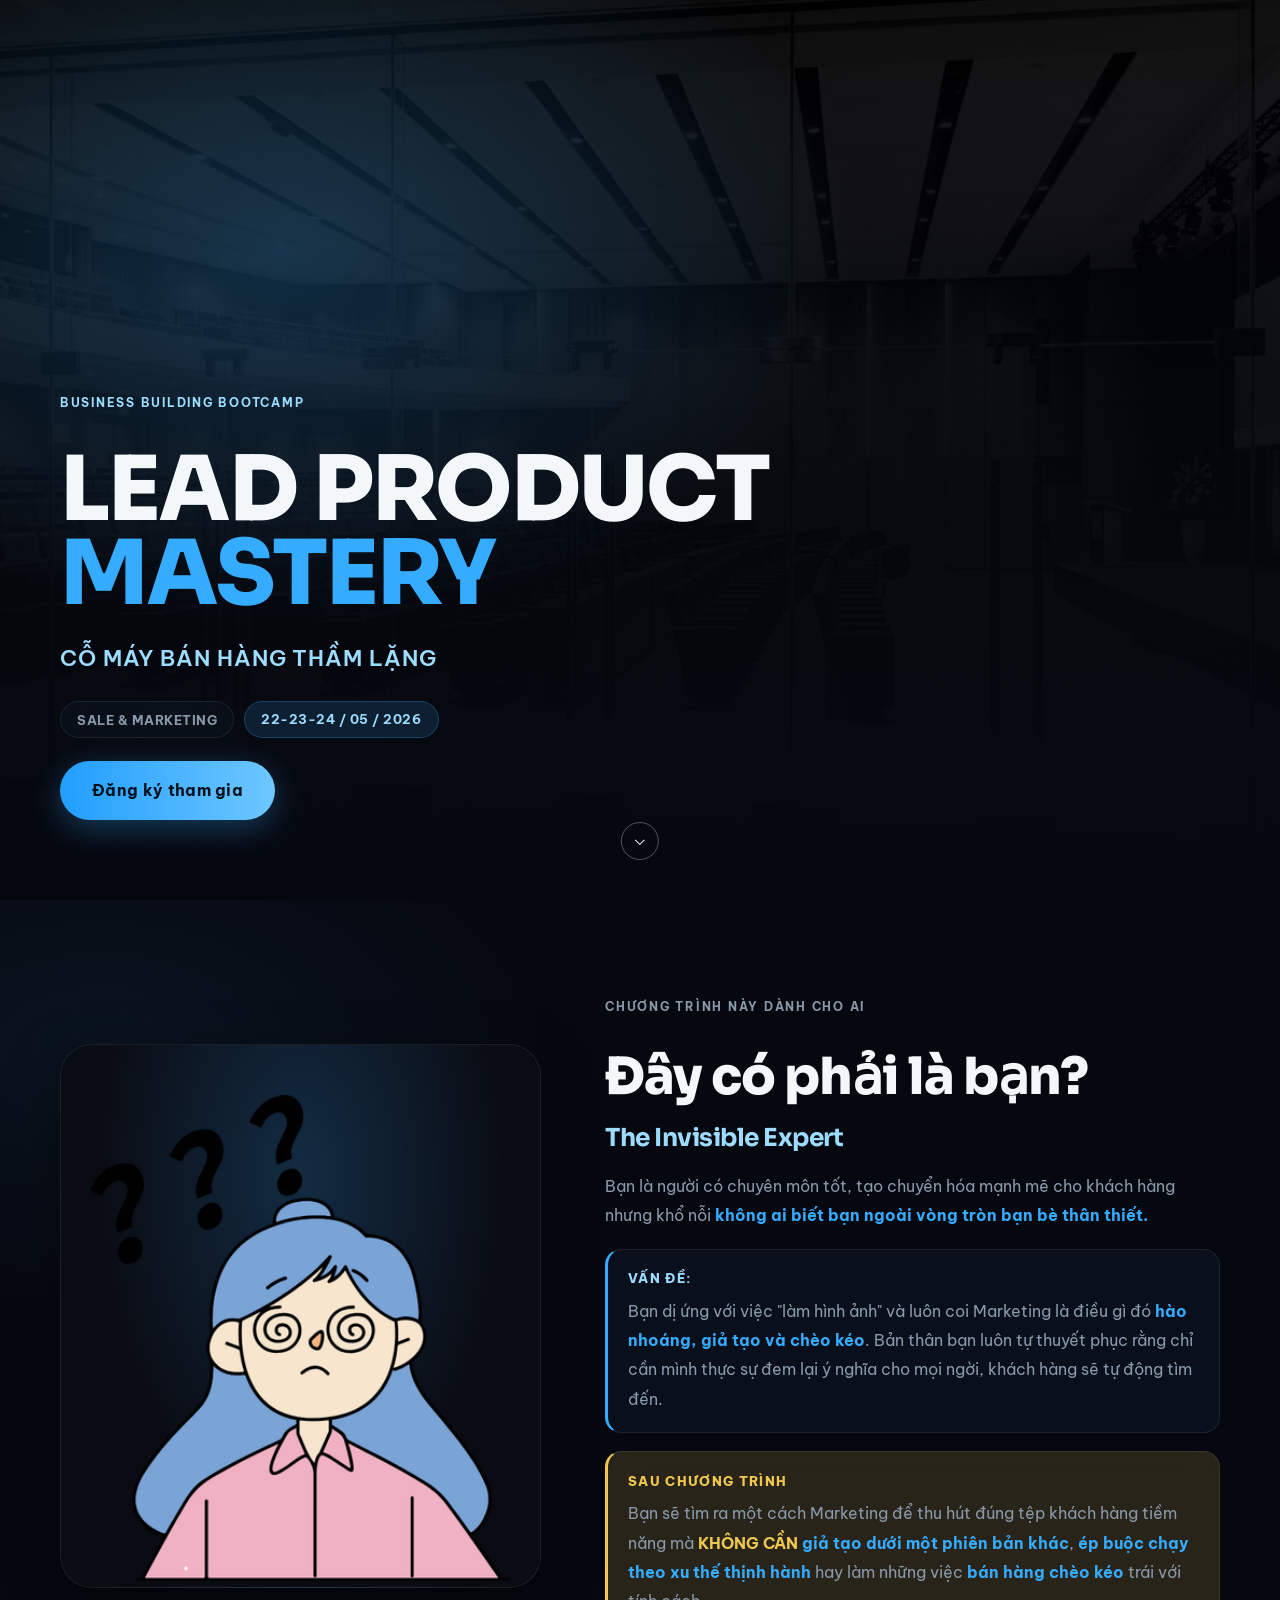
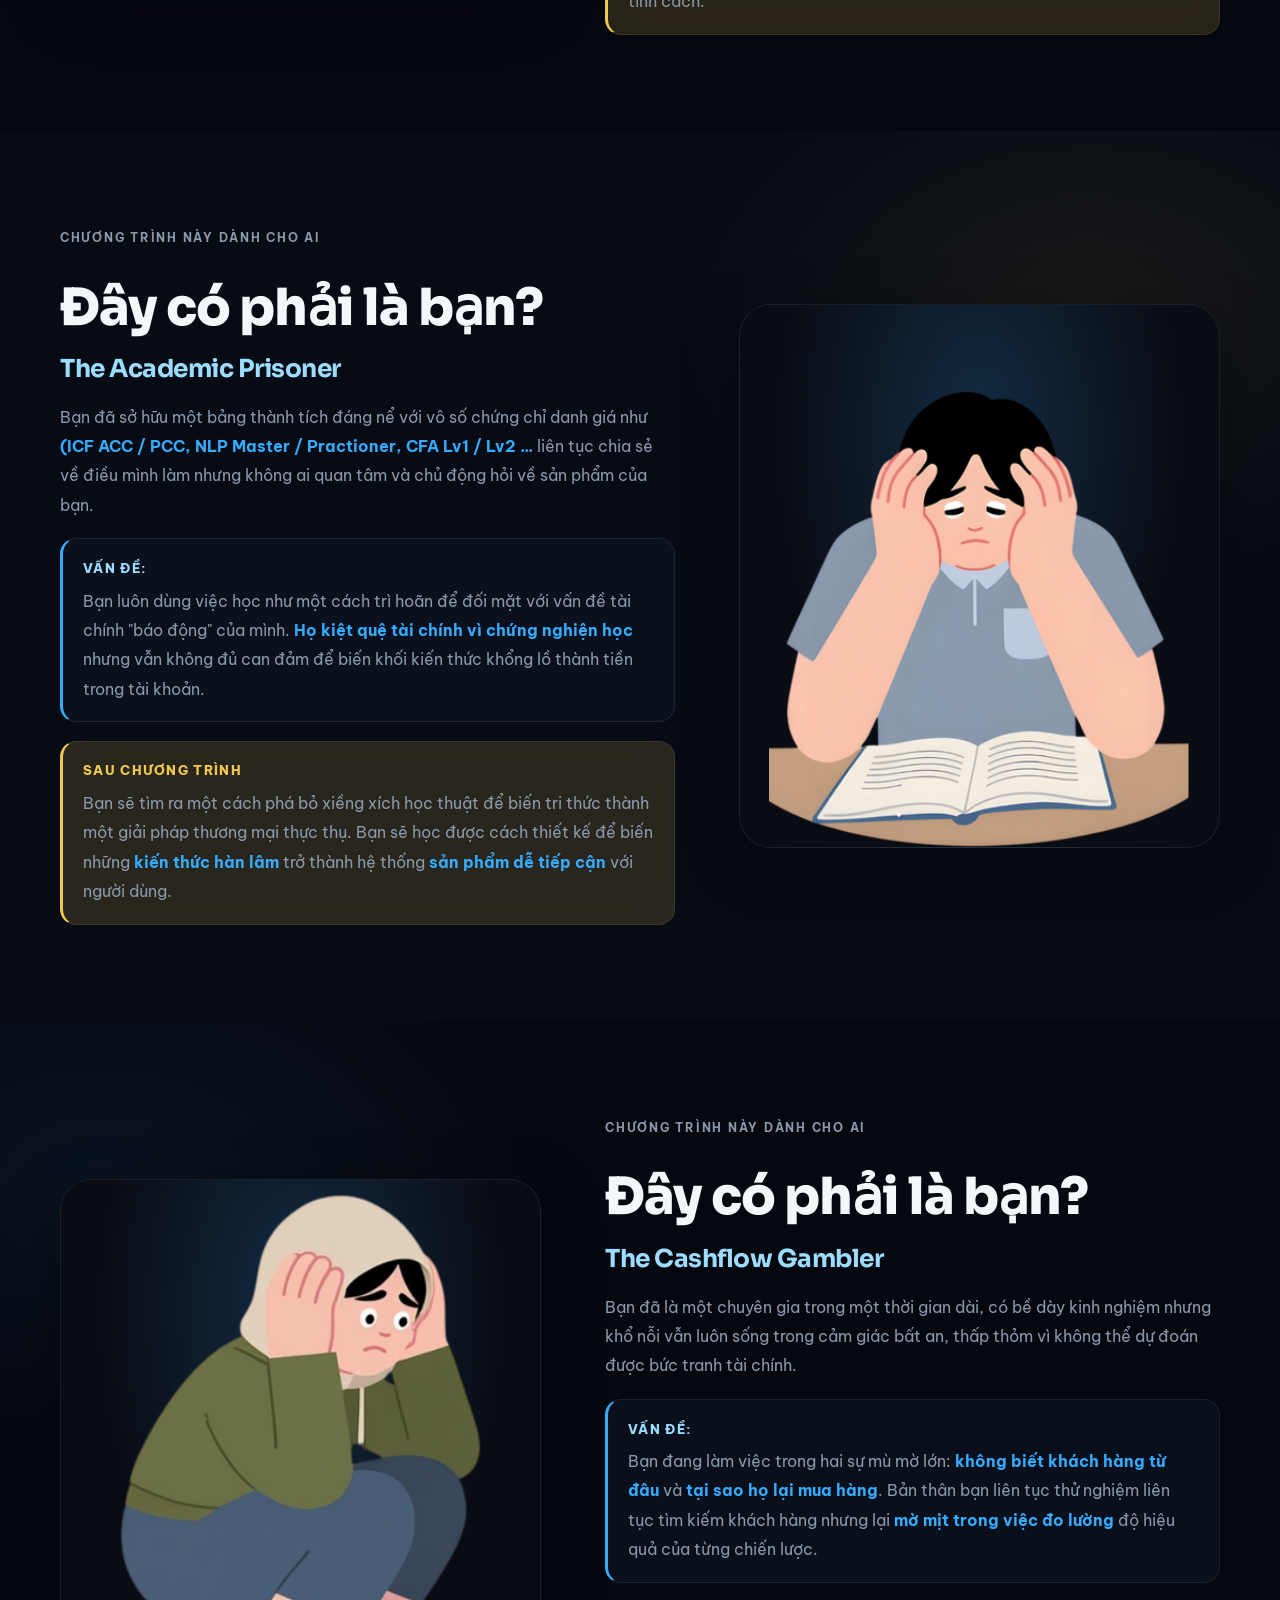
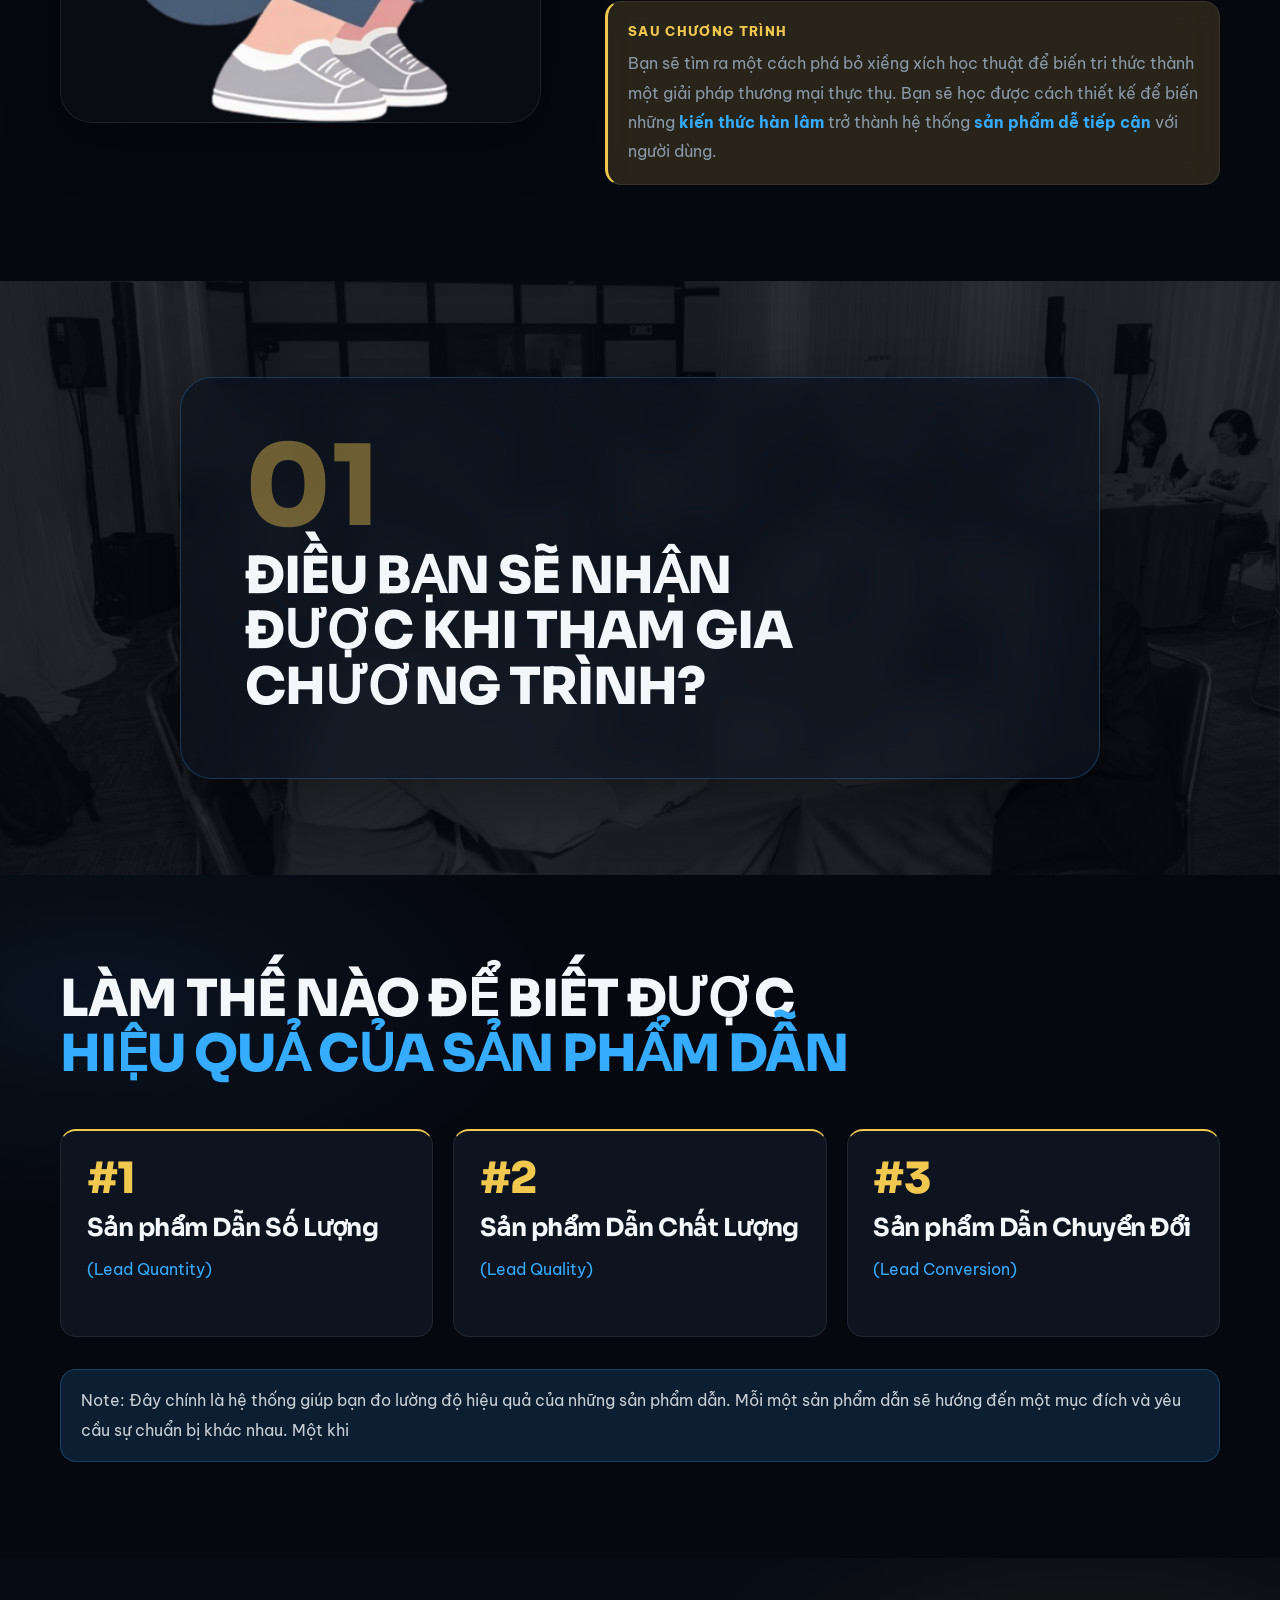
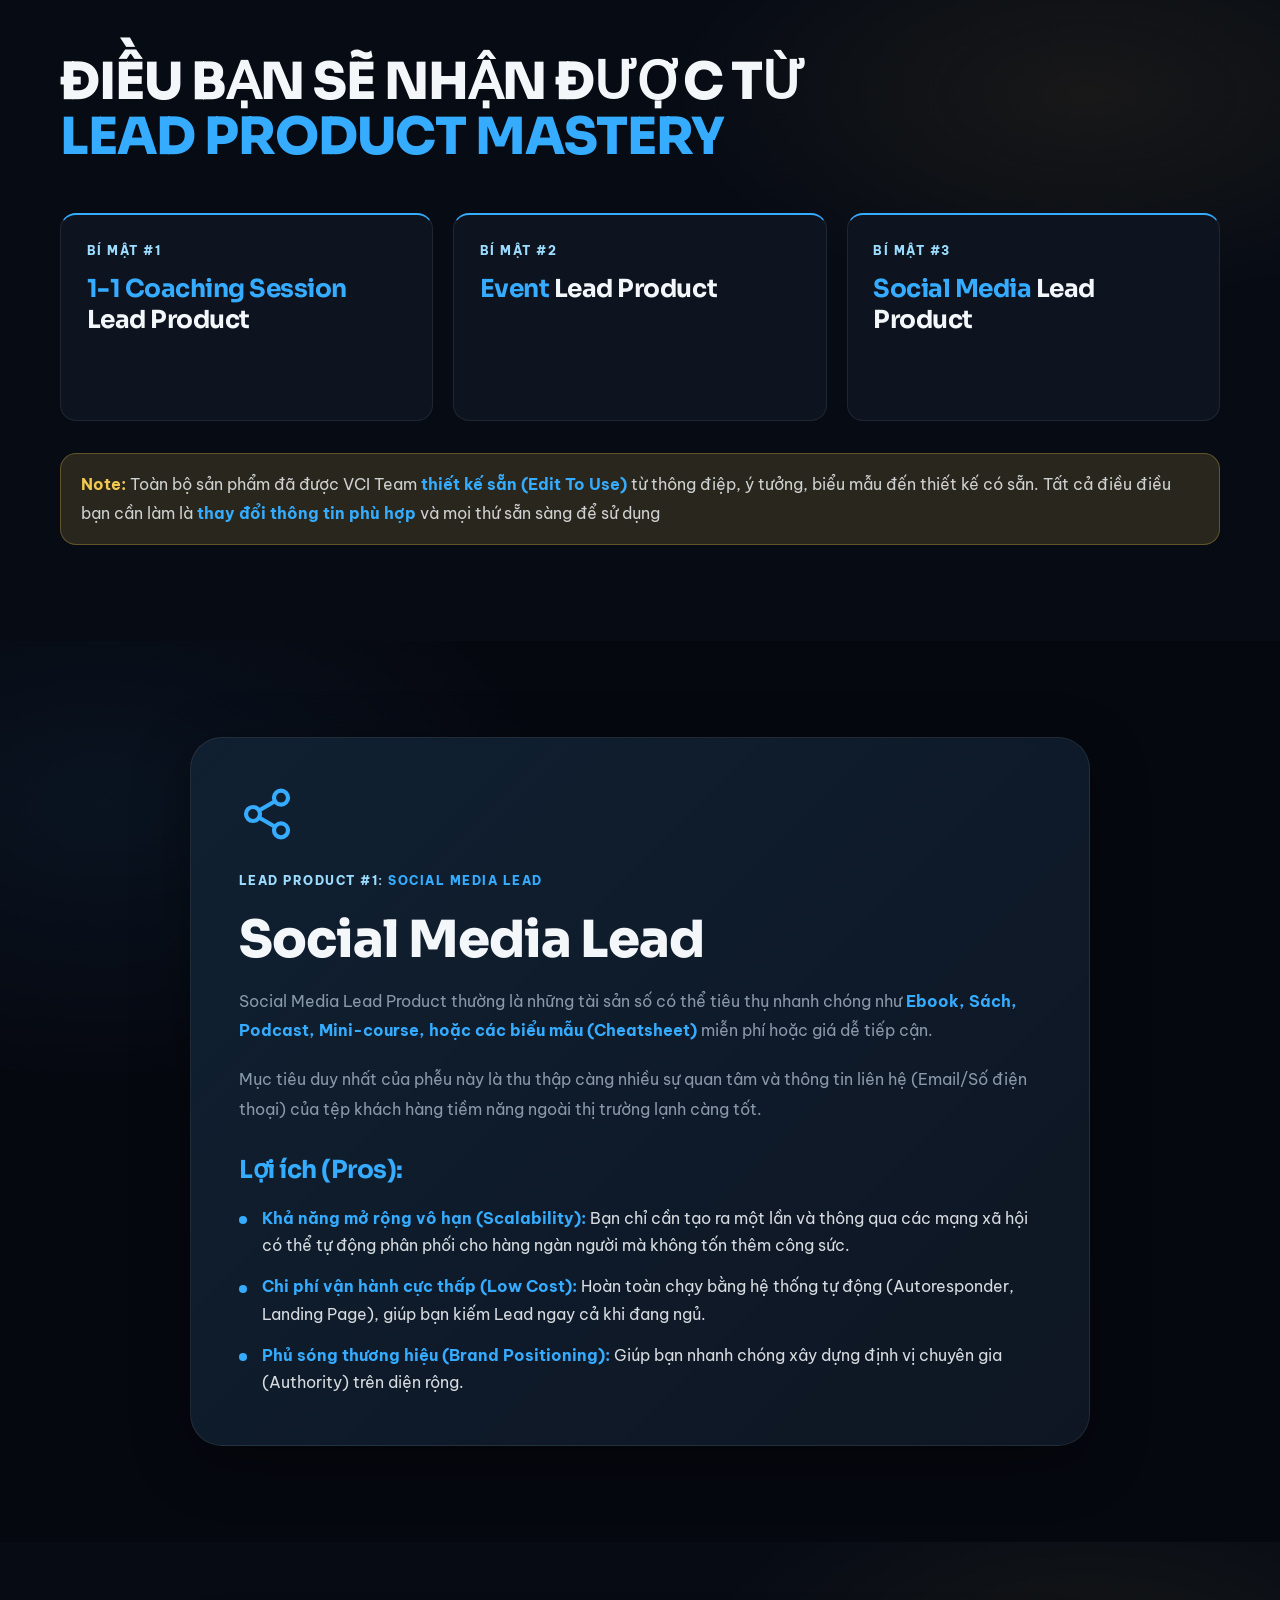
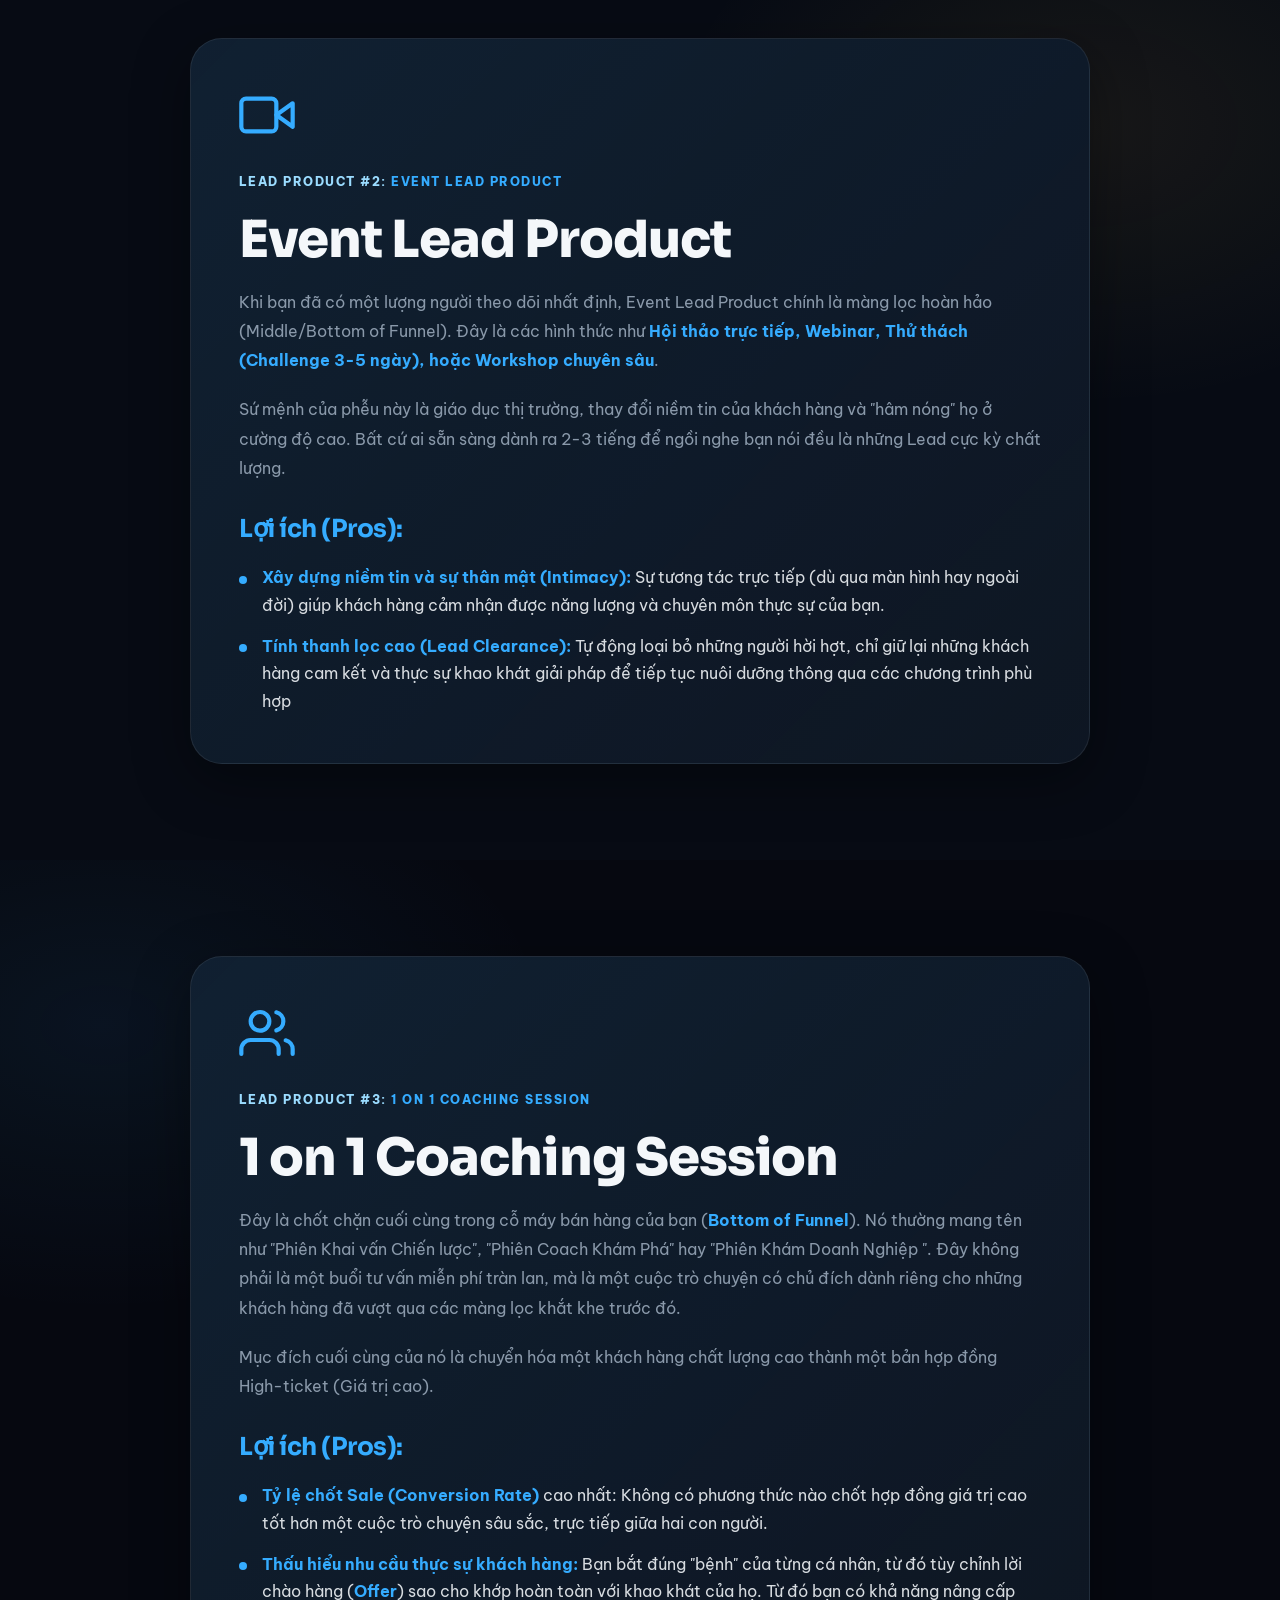
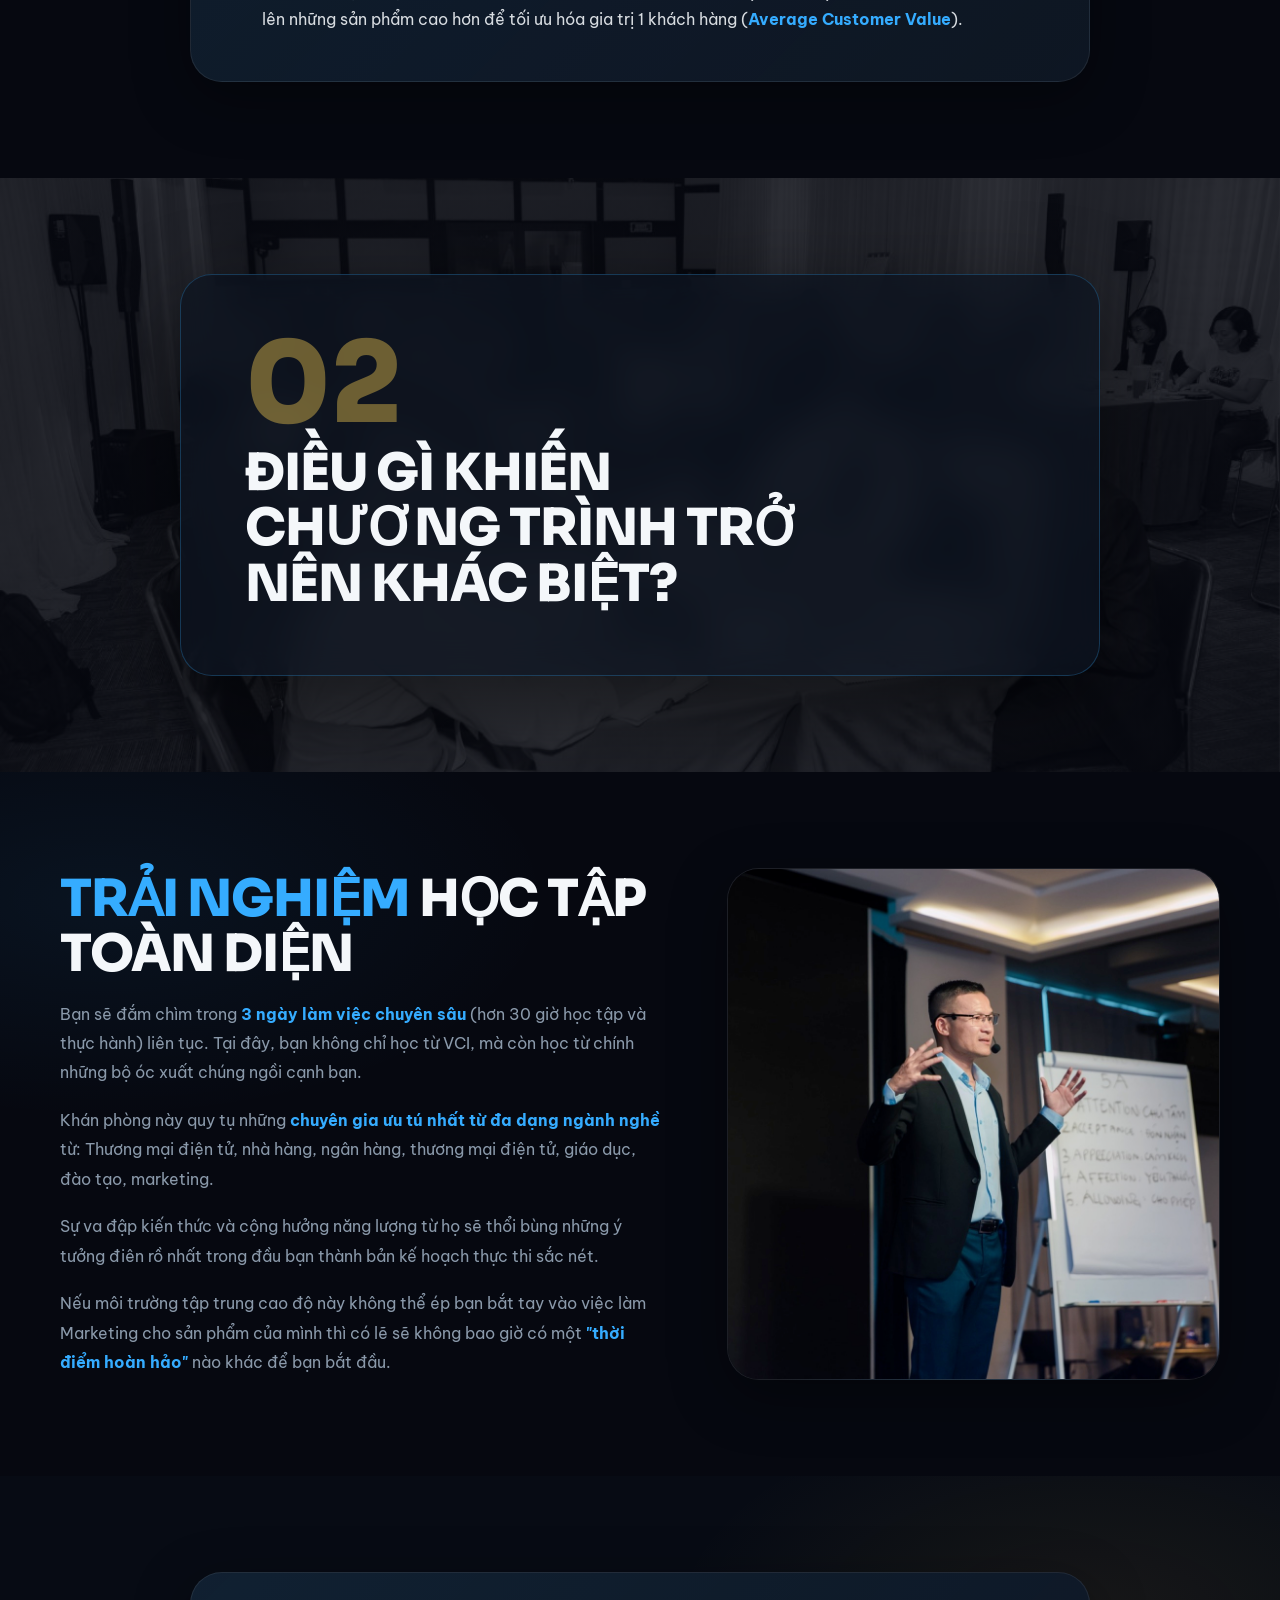
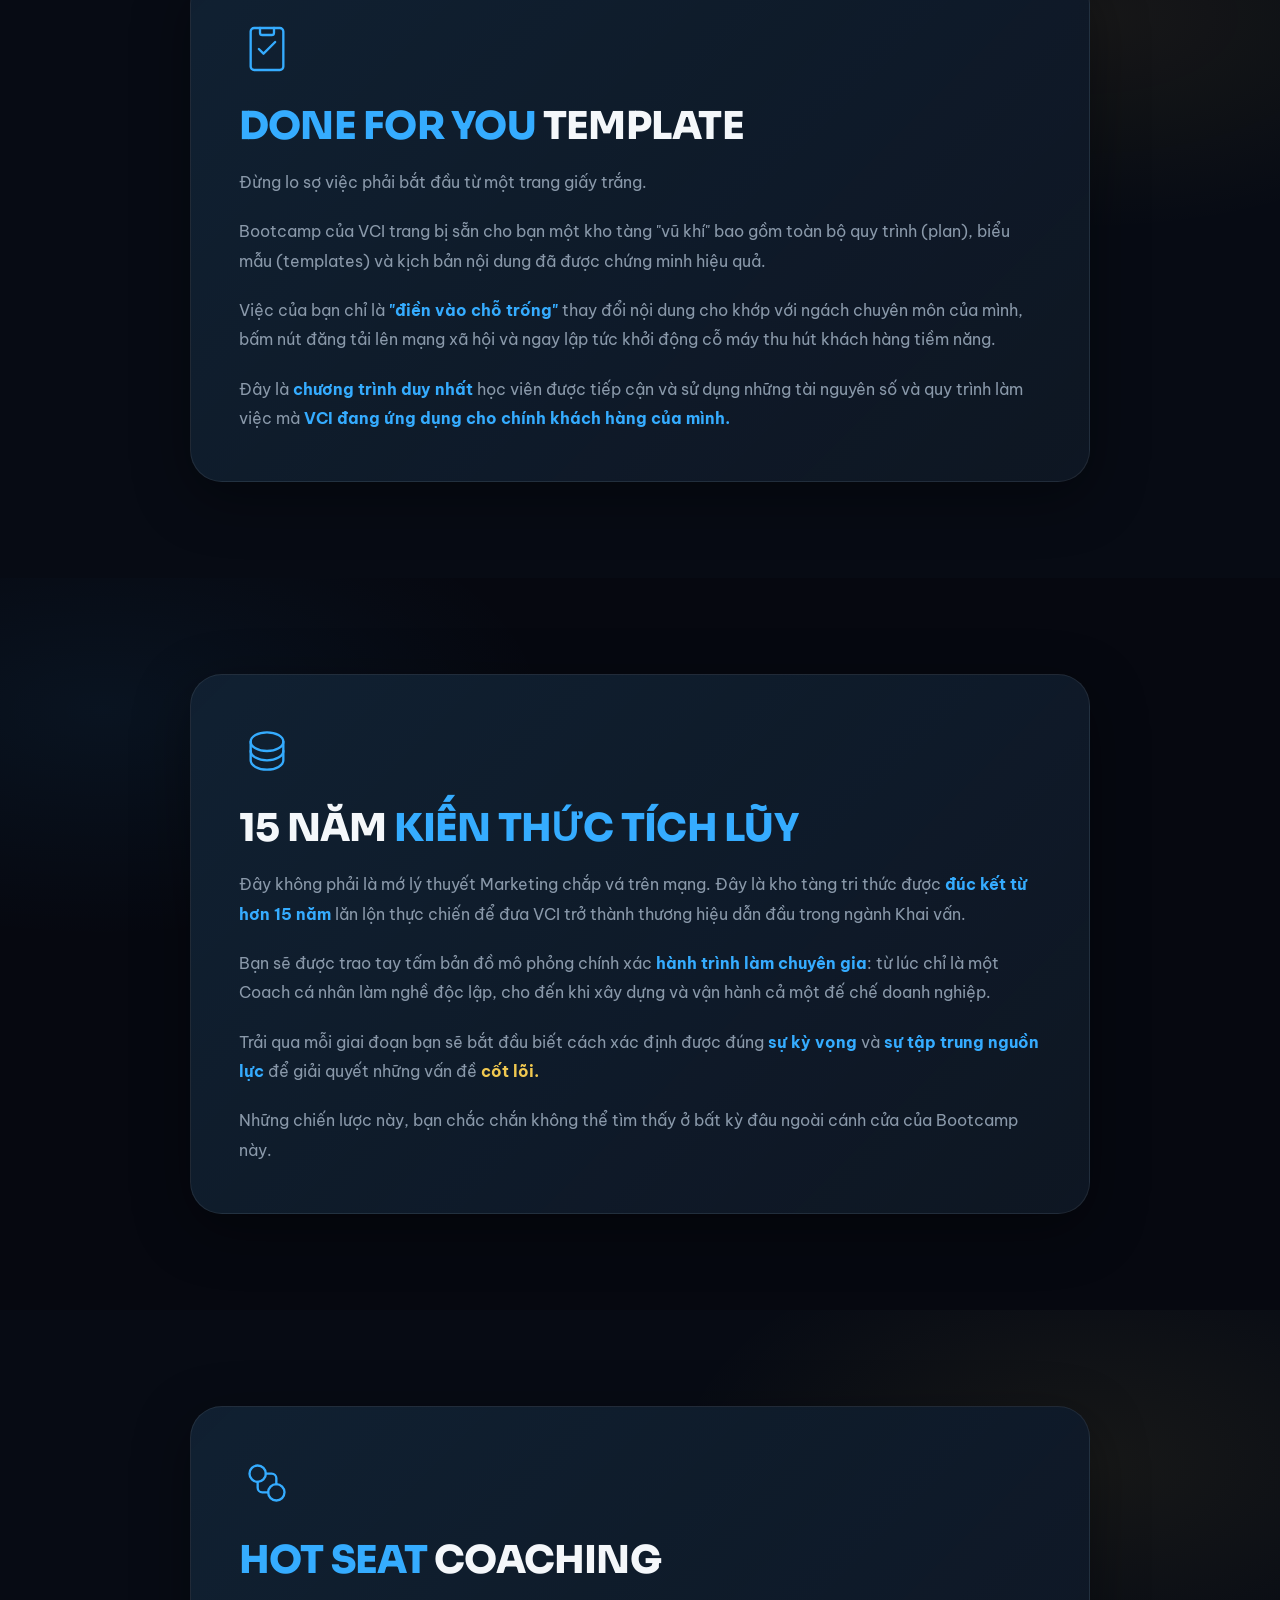
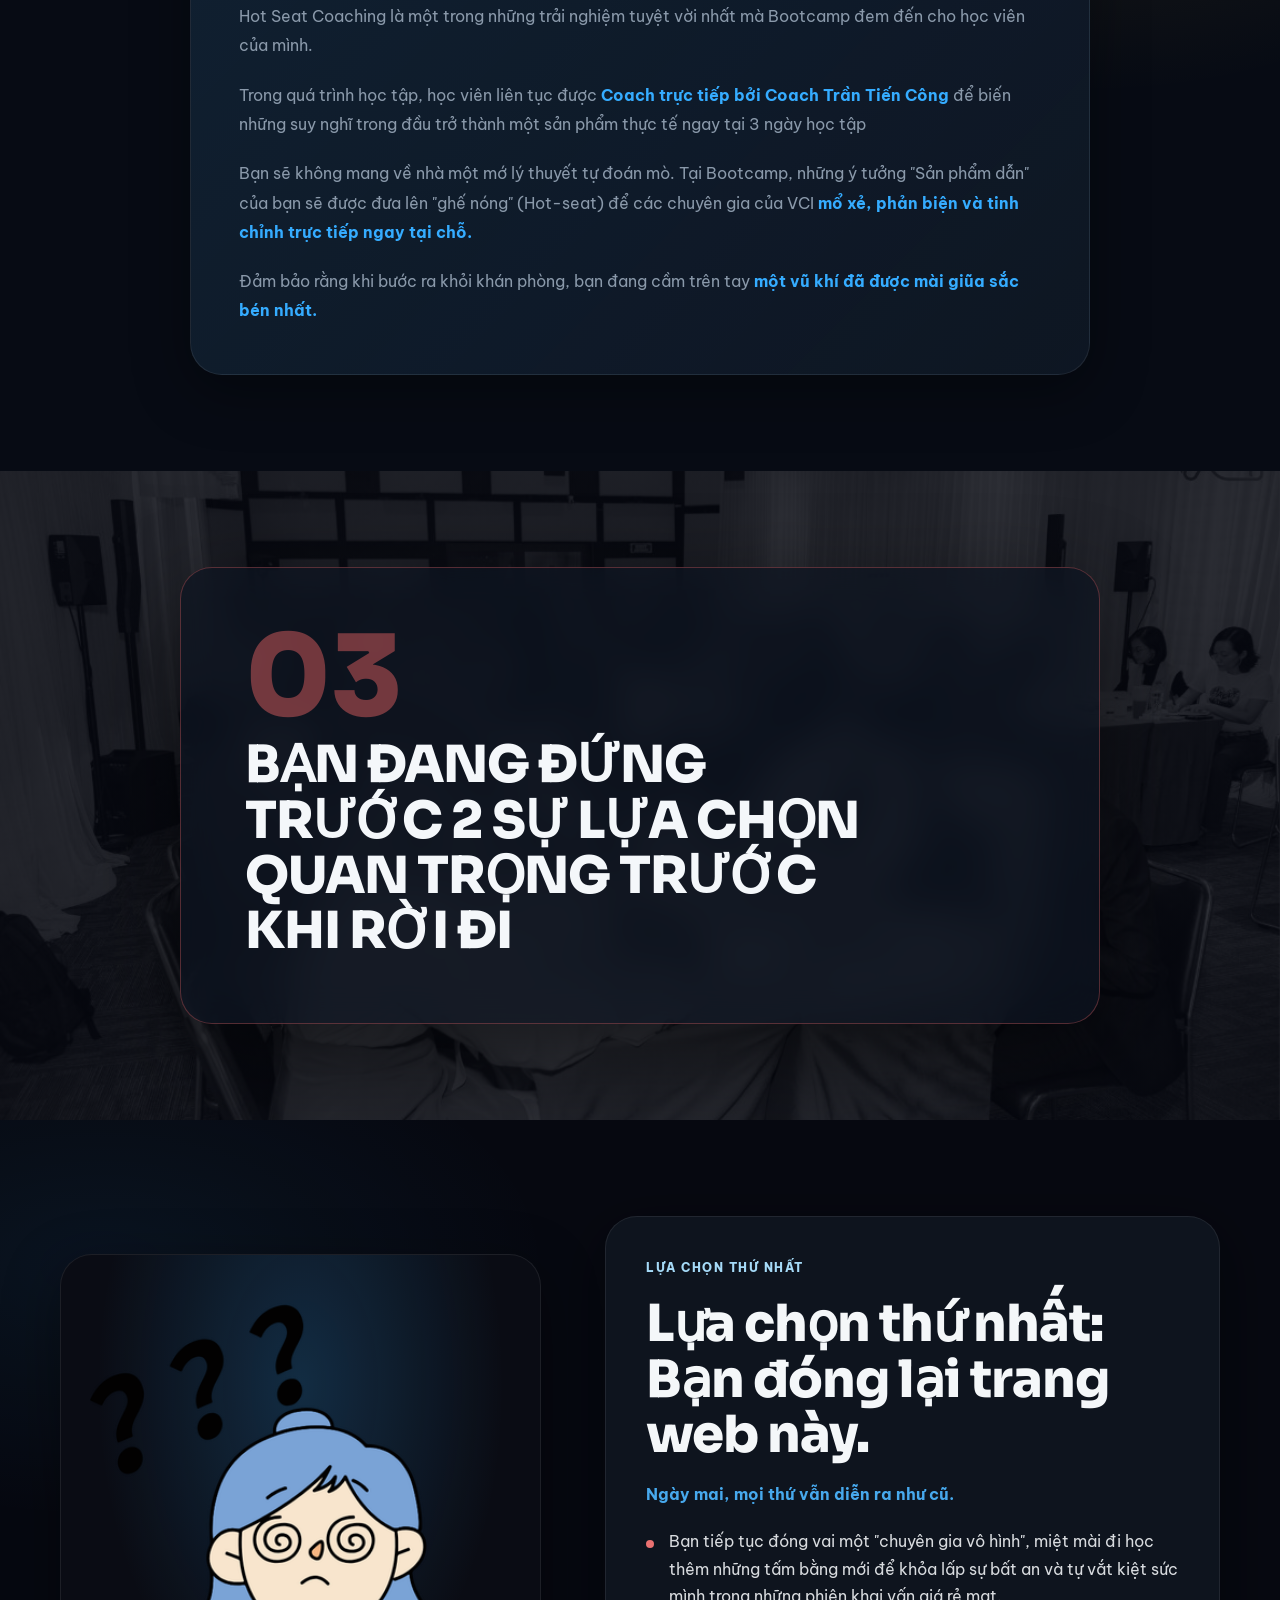
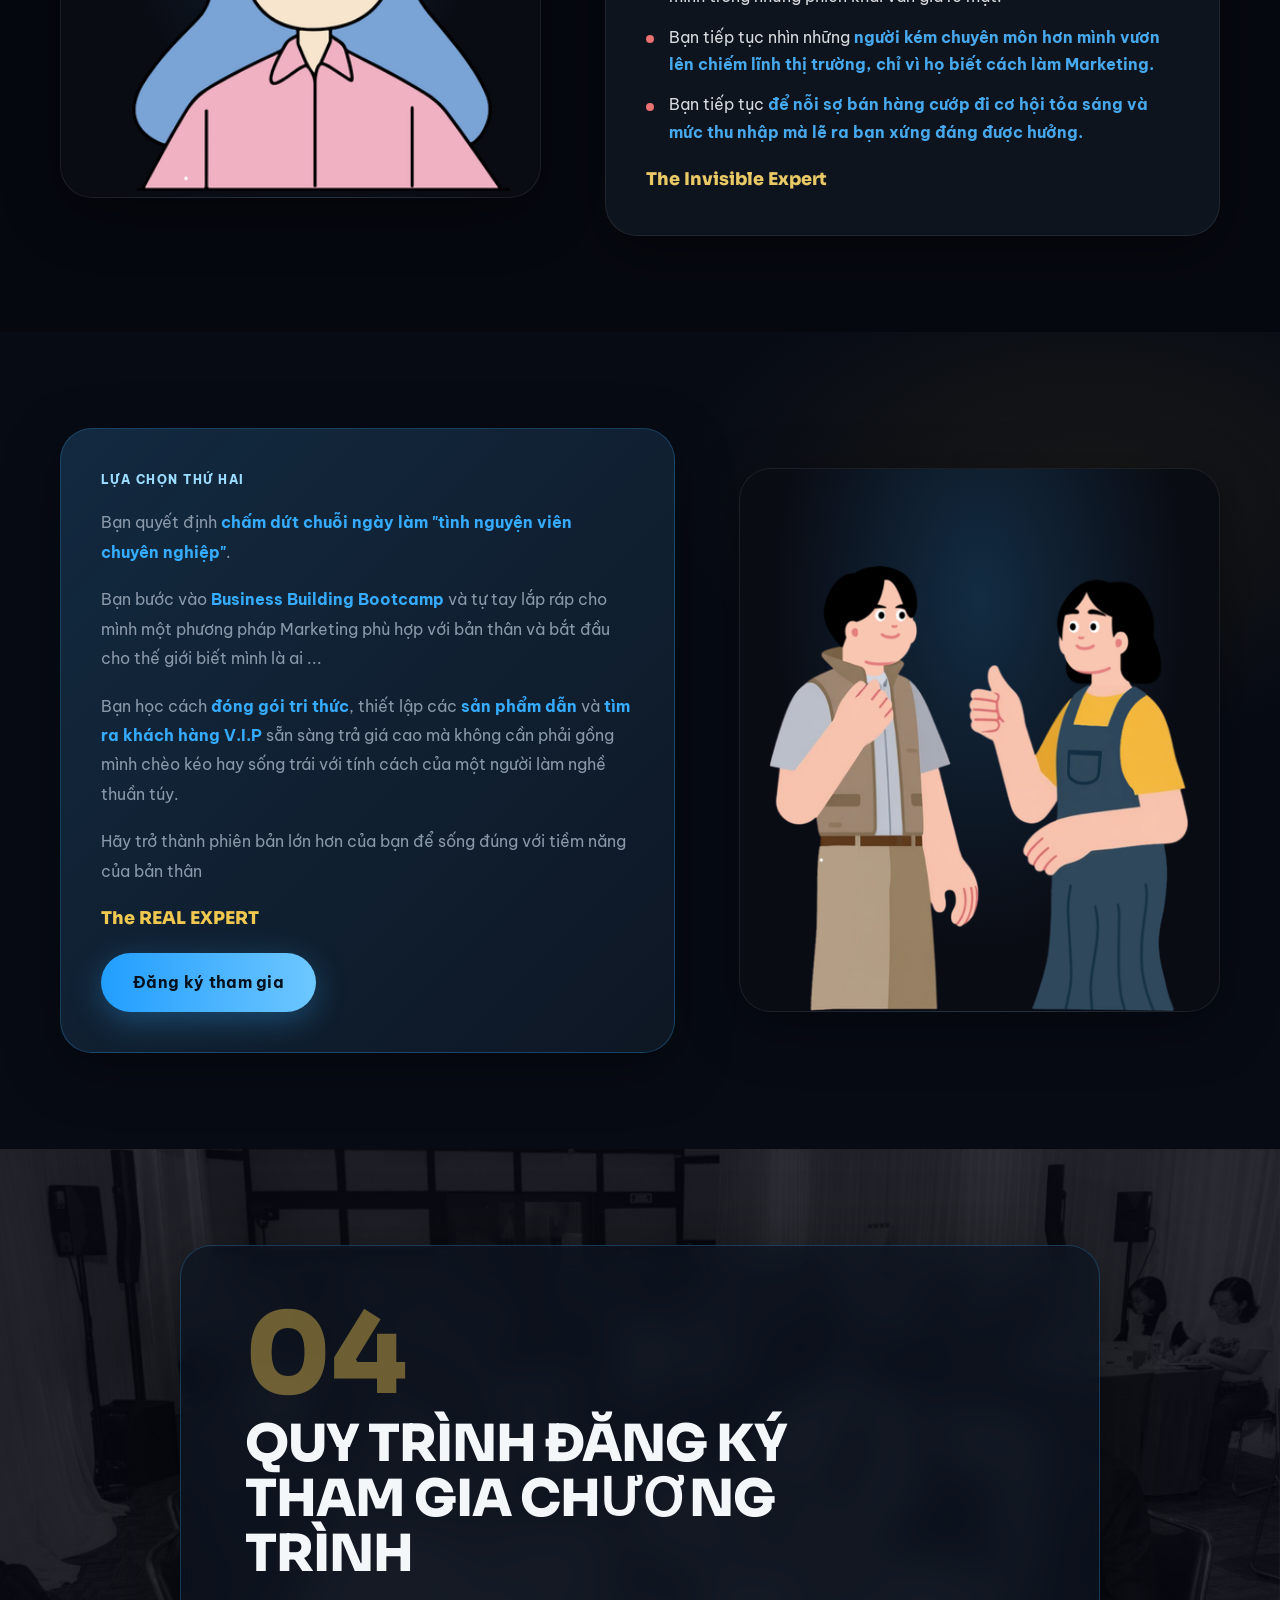
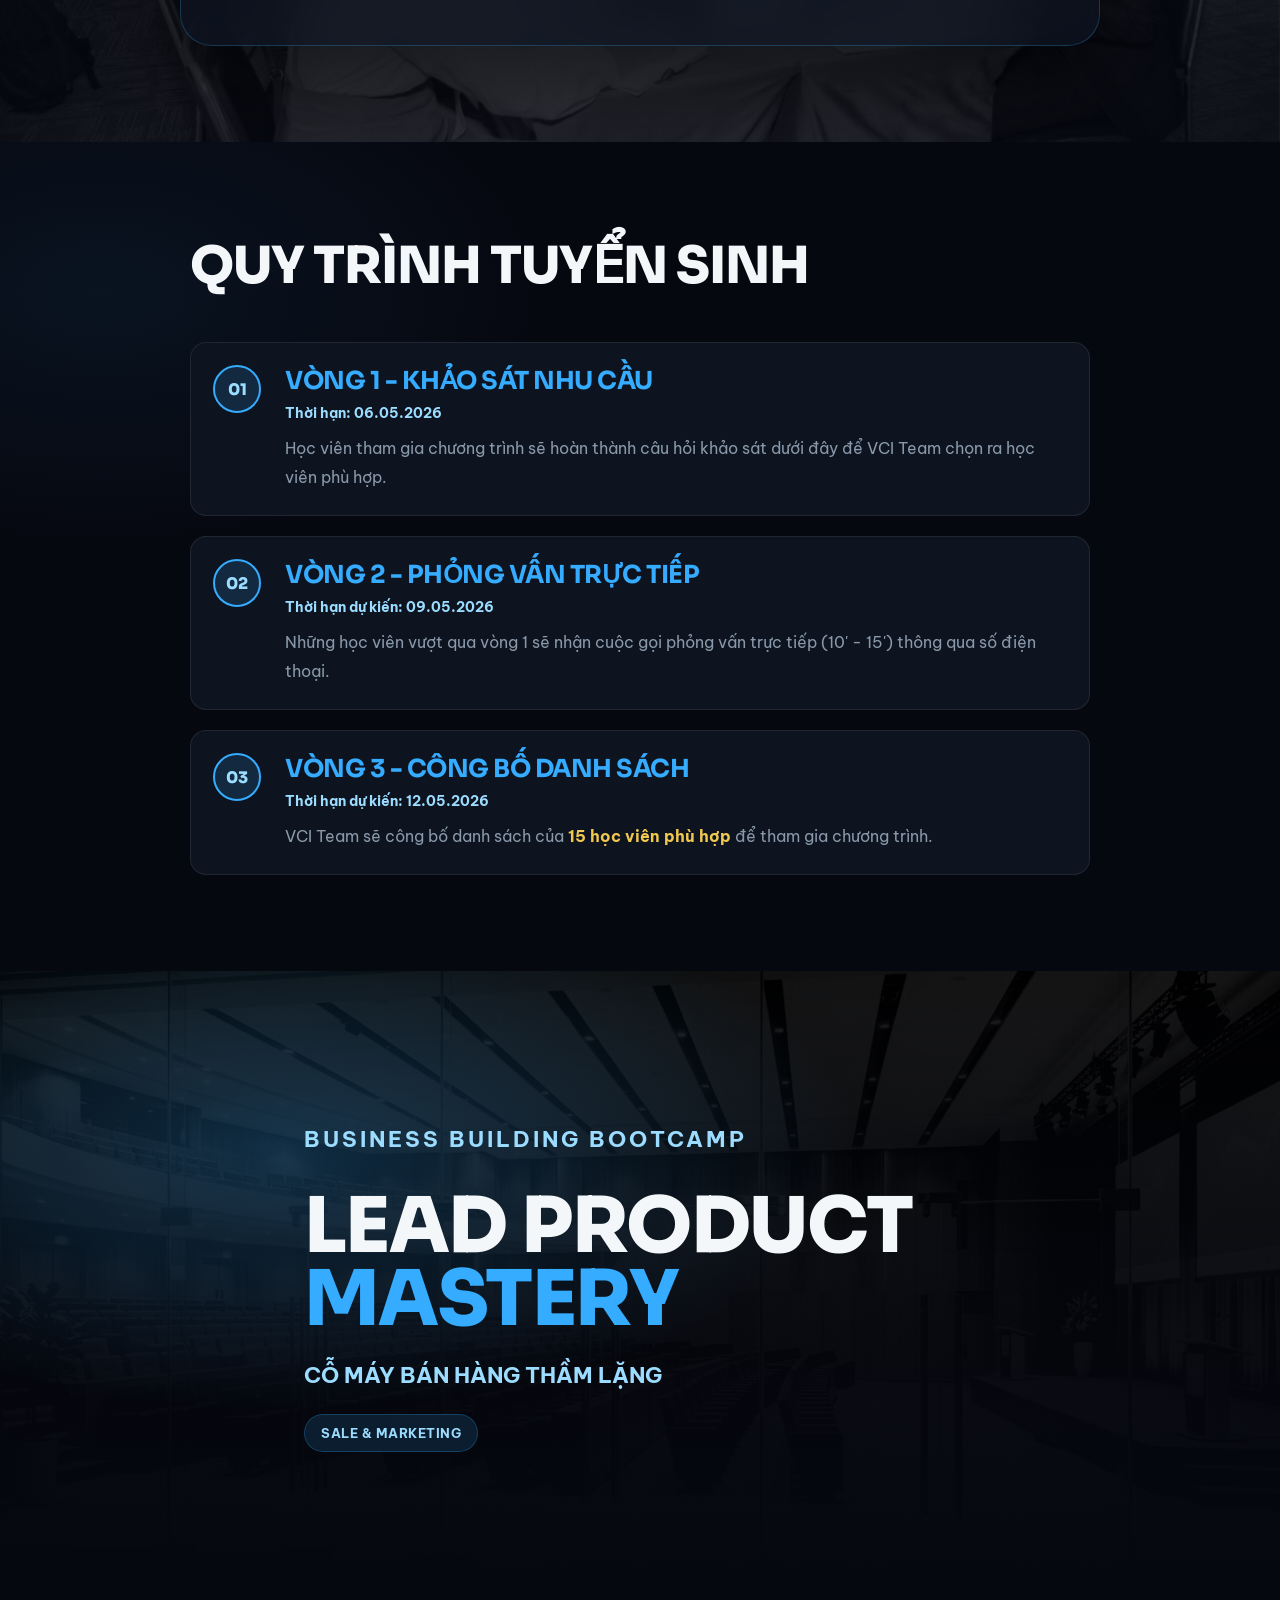
<file: index.html>
<!DOCTYPE html>
<html lang="vi">

<head>
  <meta charset="UTF-8">
  <meta name="viewport" content="width=device-width, initial-scale=1.0">
  <meta name="description" content="Business Building Bootcamp - Lead Product Mastery: Cỗ máy bán hàng thầm lặng.">
  <title>Lead Product Mastery V2 | Business Building Bootcamp</title>
  <link rel="preconnect" href="https://fonts.googleapis.com">
  <link rel="preconnect" href="https://fonts.gstatic.com" crossorigin>
  <link
    href="https://fonts.googleapis.com/css2?family=Sora:wght@600;700;800&family=Be+Vietnam+Pro:ital,wght@0,400;0,500;0,600;0,700;1,400;1,600&display=swap"
    rel="stylesheet">
  <link rel="stylesheet" href="styles.css">
</head>

<body>
  <div class="sticky-cta" id="sticky-cta" aria-hidden="true">
    <a href="https://vcicoach.jp.larksuite.com/share/base/form/shrjp3VuWrksurWubYfX1TTDVSb" data-register
      class="btn btn--primary btn--sm">Đăng ký ngay</a>
  </div>

  <main class="v2-page">
    <section id="hero" class="panel panel--hero">
      <div class="hero__bg"></div>
      <div class="hero__overlay"></div>
      <div class="section-inner hero__content">
        <div class="hero__copy reveal">
          <p class="eyebrow">BUSINESS BUILDING BOOTCAMP</p>
          <h1>LEAD PRODUCT<br><span>MASTERY</span></h1>
          <p class="hero__tagline">Cỗ máy bán hàng thầm lặng</p>
          <div class="hero__pills">
            <span class="pill">SALE &amp; MARKETING</span>
            <span class="pill pill--accent">22-23-24 / 05 / 2026</span>
          </div>
          <a href="https://vcicoach.jp.larksuite.com/share/base/form/shrjp3VuWrksurWubYfX1TTDVSb" data-register
            class="btn btn--primary hero__cta">Đăng ký tham gia</a>
        </div>
      </div>
      <a class="hero__scroll" href="#persona-invisible" aria-label="Xem tiếp"></a>
    </section>

    <section id="persona-invisible" class="panel panel--persona">
      <div class="section-inner persona-layout">
        <div class="persona-visual reveal">
          <img src="img/The Invisible Expert.png" alt="The Invisible Expert" loading="lazy">
        </div>
        <div class="persona-copy reveal">
          <p class="eyebrow">CHƯƠNG TRÌNH NÀY DÀNH CHO AI</p>
          <h2>Đây có phải là bạn?</h2>
          <h3>The Invisible Expert</h3>
          <p>Bạn là người có chuyên môn tốt, tạo chuyển hóa mạnh mẽ cho khách hàng nhưng khổ nỗi <strong
              style="color: var(--accent);">không ai biết bạn ngoài vòng tròn bạn bè thân thiết.</strong></p>
          <div class="insight-card">
            <span>Vấn đề:</span>
            <p>Bạn dị ứng với việc "làm hình ảnh" và luôn coi Marketing là điều gì đó <strong
                style="color: var(--accent);">hào nhoáng, giả tạo và chèo kéo</strong>. Bản thân bạn luôn tự thuyết phục
              rằng chỉ cần mình thực sự đem lại ý nghĩa cho mọi ngời, khách hàng sẽ tự động tìm đến.</p>
          </div>
          <div class="insight-card insight-card--accent">
            <span>Sau chương trình</span>
            <p>Bạn sẽ tìm ra một cách Marketing để thu hút đúng tệp khách hàng tiềm năng mà <strong
                style="color: var(--gold);">KHÔNG CẦN</strong> <strong style="color: var(--accent);">giả tạo dưới một
                phiên bản khác</strong>, <strong style="color: var(--accent);">ép buộc chạy theo xu thế thịnh
                hành</strong> hay làm những việc <strong style="color: var(--accent);">bán hàng chèo kéo</strong> trái
              với tính cách.</p>
          </div>
        </div>
      </div>
    </section>

    <section id="persona-academic" class="panel panel--persona panel--alt">
      <div class="section-inner persona-layout persona-layout--reverse">
        <div class="persona-visual reveal">
          <img src="img/The Academic Prisoner.png" alt="The Academic Prisoner" loading="lazy">
        </div>
        <div class="persona-copy reveal">
          <p class="eyebrow">CHƯƠNG TRÌNH NÀY DÀNH CHO AI</p>
          <h2>Đây có phải là bạn?</h2>
          <h3>The Academic Prisoner</h3>
          <p>Bạn đã sở hữu một bảng thành tích đáng nể với vô số chứng chỉ danh giá như <strong
              style="color: var(--accent);">(ICF ACC / PCC, NLP Master / Practioner, CFA Lv1 / Lv2 ...</strong> liên tục
            chia sẻ về điều mình làm nhưng không ai quan tâm và chủ động hỏi về sản phẩm của bạn.</p>
          <div class="insight-card">
            <span>Vấn đề:</span>
            <p>Bạn luôn dùng việc học như một cách trì hoãn để đối mặt với vấn đề tài chính "báo động" của mình. <strong
                style="color: var(--accent);">Họ kiệt quệ tài chính vì chứng nghiện học</strong> nhưng vẫn không đủ can
              đảm để biến khối kiến thức khổng lồ thành tiền trong tài khoản.</p>
          </div>
          <div class="insight-card insight-card--accent">
            <span>Sau chương trình</span>
            <p>Bạn sẽ tìm ra một cách phá bỏ xiềng xích học thuật để biến tri thức thành một giải pháp thương mại thực
              thụ. Bạn sẽ học được cách thiết kế để biến những <strong style="color: var(--accent);">kiến thức hàn
                lâm</strong> trở thành hệ thống <strong style="color: var(--accent);">sản phẩm dễ tiếp cận</strong> với
              người dùng.</p>
          </div>
        </div>
      </div>
    </section>

    <section id="persona-cashflow" class="panel panel--persona">
      <div class="section-inner persona-layout">
        <div class="persona-visual reveal">
          <img src="img/The Cashflow Gambler.png" alt="The Cashflow Gambler" loading="lazy">
        </div>
        <div class="persona-copy reveal">
          <p class="eyebrow">CHƯƠNG TRÌNH NÀY DÀNH CHO AI</p>
          <h2>Đây có phải là bạn?</h2>
          <h3>The Cashflow Gambler</h3>
          <p>Bạn đã là một chuyên gia trong một thời gian dài, có bề dày kinh nghiệm nhưng khổ nỗi vẫn luôn sống trong
            cảm giác bất an, thấp thỏm vì không thể dự đoán được bức tranh tài chính.</p>
          <div class="insight-card">
            <span>Vấn đề:</span>
            <p>Bạn đang làm việc trong hai sự mù mờ lớn: <strong style="color: var(--accent);">không biết khách hàng từ
                đâu</strong> và <strong style="color: var(--accent);">tại sao họ lại mua hàng</strong>. Bản thân bạn
              liên tục thử nghiệm liên tục tìm kiếm khách hàng nhưng lại <strong style="color: var(--accent);">mờ mịt
                trong việc đo lường</strong> độ hiệu quả của từng chiến lược.</p>
          </div>
          <div class="insight-card insight-card--accent">
            <span>Sau chương trình</span>
            <p>Bạn sẽ tìm ra một cách phá bỏ xiềng xích học thuật để biến tri thức thành một giải pháp thương mại thực
              thụ. Bạn sẽ học được cách thiết kế để biến những <strong style="color: var(--accent);">kiến thức hàn
                lâm</strong> trở thành hệ thống <strong style="color: var(--accent);">sản phẩm dễ tiếp cận</strong> với
              người dùng.</p>
          </div>
        </div>
      </div>
    </section>

    <section id="program-value" class="panel panel--statement">
      <div class="section-inner statement-card reveal">
        <span class="section-number">01</span>
        <h2>ĐIỀU BẠN SẼ NHẬN ĐƯỢC KHI THAM GIA CHƯƠNG TRÌNH?</h2>
      </div>
    </section>

    <section id="lead-metrics" class="panel">
      <div class="section-inner">
        <div class="section-heading reveal">
          <h2>LÀM THẾ NÀO ĐỂ BIẾT ĐƯỢC<br><span>HIỆU QUẢ CỦA SẢN PHẨM DẪN</span></h2>
        </div>
        <div class="metric-grid">
          <article class="metric-card reveal" style="--i:0">
            <span>#1</span>
            <h3>Sản phẩm Dẫn Số Lượng </h3>
            <p><span style="color: var(--accent);">(Lead Quantity)</span></p>
          </article>
          <article class="metric-card reveal" style="--i:1">
            <span>#2</span>
            <h3>Sản phẩm Dẫn Chất Lượng </h3>
            <p><span style="color: var(--accent);">(Lead Quality)</span></p>
          </article>
          <article class="metric-card reveal" style="--i:2">
            <span>#3</span>
            <h3>Sản phẩm Dẫn Chuyển Đổi </h3>
            <p><span style="color: var(--accent);">(Lead Conversion)</span></p>
          </article>
        </div>
        <p class="note reveal">Note: Đây chính là hệ thống giúp bạn đo lường độ hiệu quả của những sản phẩm dẫn. Mỗi một
          sản phẩm dẫn sẽ hướng đến một mục đích và yêu cầu sự chuẩn bị khác nhau. Một khi</p>
      </div>
    </section>

    <section id="promise" class="panel panel--alt">
      <div class="section-inner">
        <div class="section-heading reveal">
          <h2>ĐIỀU BẠN SẼ NHẬN ĐƯỢC TỪ<br><span>LEAD PRODUCT MASTERY</span></h2>
        </div>
        <div class="promise-list">
          <article class="promise-item reveal" style="--i:0">
            <span>Bí mật #1</span>
            <h3><span style="color: var(--accent);">1-1 Coaching Session</span> Lead Product</h3>
          </article>
          <article class="promise-item reveal" style="--i:1">
            <span>Bí mật #2</span>
            <h3><span style="color: var(--accent);">Event</span> Lead Product</h3>
          </article>
          <article class="promise-item reveal" style="--i:2">
            <span>Bí mật #3</span>
            <h3><span style="color: var(--accent);">Social Media</span> Lead Product</h3>
          </article>
        </div>
        <p class="note note--gold reveal"><strong style="color: var(--gold);">Note:</strong> Toàn bộ sản phẩm đã được
          VCI Team <strong style="color: var(--accent);">thiết kế sẵn (Edit To Use)</strong> từ thông điệp, ý tưởng,
          biểu mẫu đến thiết kế có sẵn. Tất cả điều điều bạn cần làm là <strong style="color: var(--accent);">thay đổi
            thông tin phù hợp</strong> và mọi thứ sẵn sàng để sử dụng</p>
      </div>
    </section>

    <section id="social-media-lead" class="panel product-section">
      <div class="section-inner product-card reveal">
        <svg class="card-icon" viewBox="0 0 24 24" fill="none" stroke="currentColor" stroke-width="1.8"
          stroke-linecap="round" stroke-linejoin="round" aria-hidden="true">
          <circle cx="18" cy="5" r="3"></circle>
          <circle cx="6" cy="12" r="3"></circle>
          <circle cx="18" cy="19" r="3"></circle>
          <line x1="8.59" y1="13.51" x2="15.42" y2="17.49"></line>
          <line x1="15.41" y1="6.51" x2="8.59" y2="10.49"></line>
        </svg>
        <span class="product-index">Lead Product #1: <span style="color: var(--accent);">Social Media Lead</span></span>
        <h2>Social Media Lead</h2>
        <p>Social Media Lead Product thường là những tài sản số có thể tiêu thụ nhanh chóng như <strong
            style="color: var(--accent);">Ebook, Sách, Podcast, Mini-course, hoặc các biểu mẫu (Cheatsheet)</strong>
          miễn phí hoặc giá dễ tiếp cận.</p>
        <p>Mục tiêu duy nhất của phễu này là thu thập càng nhiều sự quan tâm và thông tin liên hệ (Email/Số điện thoại)
          của tệp khách hàng tiềm năng ngoài thị trường lạnh càng tốt.</p>
        <h3 style="color: var(--accent);">Lợi ích (Pros):</h3>
        <ul class="benefit-list">
          <li><strong style="color: var(--accent);">Khả năng mở rộng vô hạn (Scalability):</strong> Bạn chỉ cần tạo ra
            một lần và thông qua các mạng xã hội có thể tự động phân phối cho hàng ngàn người mà không tốn thêm công
            sức.</li>
          <li><strong style="color: var(--accent);">Chi phí vận hành cực thấp (Low Cost):</strong> Hoàn toàn chạy bằng
            hệ thống tự động (Autoresponder, Landing Page), giúp bạn kiếm Lead ngay cả khi đang ngủ.</li>
          <li><strong style="color: var(--accent);">Phủ sóng thương hiệu (Brand Positioning):</strong> Giúp bạn nhanh
            chóng xây dựng định vị chuyên gia (Authority) trên diện rộng.</li>
        </ul>
      </div>
    </section>

    <section id="event-lead" class="panel product-section panel--alt">
      <div class="section-inner product-card reveal">
        <svg class="card-icon" viewBox="0 0 24 24" fill="none" stroke="currentColor" stroke-width="1.8"
          stroke-linecap="round" stroke-linejoin="round" aria-hidden="true">
          <polygon points="23 7 16 12 23 17 23 7"></polygon>
          <rect x="1" y="5" width="15" height="14" rx="2" ry="2"></rect>
        </svg>
        <span class="product-index">Lead Product #2: <span style="color: var(--accent);">Event Lead
            Product</span></span>
        <h2>Event Lead Product</h2>
        <p>Khi bạn đã có một lượng người theo dõi nhất định, Event Lead Product chính là màng lọc hoàn hảo
          (Middle/Bottom of Funnel). Đây là các hình thức như <strong style="color: var(--accent);">Hội thảo trực tiếp,
            Webinar, Thử thách (Challenge 3-5 ngày), hoặc Workshop chuyên sâu</strong>.</p>
        <p>Sứ mệnh của phễu này là giáo dục thị trường, thay đổi niềm tin của khách hàng và "hâm nóng" họ ở cường độ
          cao. Bất cứ ai sẵn sàng dành ra 2-3 tiếng để ngồi nghe bạn nói đều là những Lead cực kỳ chất lượng.</p>
        <h3 style="color: var(--accent);">Lợi ích (Pros):</h3>
        <ul class="benefit-list">
          <li><strong style="color: var(--accent);">Xây dựng niềm tin và sự thân mật (Intimacy):</strong> Sự tương tác
            trực tiếp (dù qua màn hình hay ngoài đời) giúp khách hàng cảm nhận được năng lượng và chuyên môn thực sự của
            bạn.</li>
          <li><strong style="color: var(--accent);">Tính thanh lọc cao (Lead Clearance):</strong> Tự động loại bỏ những
            người hời hợt, chỉ giữ lại những khách hàng cam kết và thực sự khao khát giải pháp để tiếp tục nuôi dưỡng
            thông qua các chương trình phù hợp</li>
        </ul>
      </div>
    </section>

    <section id="coaching-lead" class="panel product-section">
      <div class="section-inner product-card reveal">
        <svg class="card-icon" viewBox="0 0 24 24" fill="none" stroke="currentColor" stroke-width="1.8"
          stroke-linecap="round" stroke-linejoin="round" aria-hidden="true">
          <path d="M17 21v-2a4 4 0 0 0-4-4H5a4 4 0 0 0-4 4v2"></path>
          <circle cx="9" cy="7" r="4"></circle>
          <path d="M23 21v-2a4 4 0 0 0-3-3.87"></path>
          <path d="M16 3.13a4 4 0 0 1 0 7.75"></path>
        </svg>
        <span class="product-index">Lead Product #3: <span style="color: var(--accent);">1 on 1 Coaching
            Session</span></span>
        <h2>1 on 1 Coaching Session</h2>
        <p>Đây là chốt chặn cuối cùng trong cỗ máy bán hàng của bạn (<strong style="color: var(--accent);">Bottom of
            Funnel</strong>). Nó thường mang tên như "Phiên Khai vấn Chiến lược", "Phiên Coach Khám Phá" hay "Phiên Khám
          Doanh Nghiệp ". Đây không phải là một buổi tư vấn miễn phí tràn lan, mà là một cuộc trò chuyện có chủ đích
          dành riêng cho những khách hàng đã vượt qua các màng lọc khắt khe trước đó.</p>
        <p>Mục đích cuối cùng của nó là chuyển hóa một khách hàng chất lượng cao thành một bản hợp đồng High-ticket (Giá
          trị cao).</p>
        <h3 style="color: var(--accent);">Lợi ích (Pros):</h3>
        <ul class="benefit-list">
          <li><strong style="color: var(--accent);">Tỷ lệ chốt Sale (Conversion Rate)</strong> cao nhất: Không có phương
            thức nào chốt hợp đồng giá trị cao tốt hơn một cuộc trò chuyện sâu sắc, trực tiếp giữa hai con người.</li>
          <li><strong style="color: var(--accent);">Thấu hiểu nhu cầu thực sự khách hàng:</strong> Bạn bắt đúng "bệnh"
            của từng cá nhân, từ đó tùy chỉnh lời chào hàng (<strong style="color: var(--accent);">Offer</strong>) sao
            cho khớp hoàn toàn với khao khát của họ. Từ đó bạn có khả năng nâng cấp lên những sản phẩm cao hơn để tối ưu
            hóa gia trị 1 khách hàng (<strong style="color: var(--accent);">Average Customer Value</strong>).</li>
        </ul>
      </div>
    </section>

    <section id="different" class="panel panel--statement">
      <div class="section-inner statement-card reveal">
        <span class="section-number">02</span>
        <h2>ĐIỀU GÌ KHIẾN CHƯƠNG TRÌNH TRỞ NÊN KHÁC BIỆT?</h2>
      </div>
    </section>

    <section id="experience" class="panel panel--experience">
      <div class="section-inner experience-layout">
        <div class="experience-copy reveal">
          <h2><span style="color: var(--accent);">TRẢI NGHIỆM</span> HỌC TẬP TOÀN DIỆN</h2>
          <p>Bạn sẽ đắm chìm trong <strong style="color: var(--accent);">3 ngày làm việc chuyên sâu</strong> (hơn 30 giờ
            học tập và thực hành) liên tục. Tại đây, bạn không chỉ học từ VCI, mà còn học từ chính những bộ óc xuất
            chúng ngồi cạnh bạn.</p>
          <p>Khán phòng này quy tụ những <strong style="color: var(--accent);">chuyên gia ưu tú nhất từ đa dạng ngành
              nghề</strong> từ: Thương mại điện tử, nhà hàng, ngân hàng, thương mại điện tử, giáo dục, đào tạo,
            marketing.</p>
          <p>Sự va đập kiến thức và cộng hưởng năng lượng từ họ sẽ thổi bùng những ý tưởng điên rồ nhất trong đầu bạn
            thành bản kế hoạch thực thi sắc nét.</p>
          <p>Nếu môi trường tập trung cao độ này không thể ép bạn bắt tay vào việc làm Marketing cho sản phẩm của mình
            thì có lẽ sẽ không bao giờ có một <strong style="color: var(--accent);">"thời điểm hoàn hảo"</strong> nào
            khác để bạn bắt đầu.</p>
        </div>
        <div class="experience-media reveal">
          <img src="img/speaker.jpeg" alt="TRẢI NGHIỆM HỌC TẬP TOÀN DIỆN" loading="lazy">
        </div>
      </div>
    </section>

    <section id="done-for-you" class="panel feature-section panel--alt">
      <div class="section-inner feature-card reveal">
        <svg class="card-icon" viewBox="0 0 48 48" fill="none" stroke="currentColor" stroke-width="2"
          stroke-linecap="round" stroke-linejoin="round" aria-hidden="true">
          <rect x="10" y="6" width="28" height="36" rx="3" />
          <path d="M18 6v4a2 2 0 0 0 2 2h8a2 2 0 0 0 2-2V6" />
          <path d="M17 24l4 4 10-10" />
        </svg>
        <span class="feature-kicker"><span style="color: var(--accent);">DONE FOR YOU</span> <span
            style="color: var(--text);">TEMPLATE</span></span>
        <p>Đừng lo sợ việc phải bắt đầu từ một trang giấy trắng.</p>
        <p>Bootcamp của VCI trang bị sẵn cho bạn một kho tàng "vũ khí" bao gồm toàn bộ quy trình (plan), biểu mẫu
          (templates) và kịch bản nội dung đã được chứng minh hiệu quả.</p>
        <p>Việc của bạn chỉ là <strong style="color: var(--accent);">"điền vào chỗ trống"</strong> thay đổi nội dung cho
          khớp với ngách chuyên môn của mình, bấm nút đăng tải lên mạng xã hội và ngay lập tức khởi động cỗ máy thu hút
          khách hàng tiềm năng.</p>
        <p>Đây là <strong style="color: var(--accent);">chương trình duy nhất</strong> học viên được tiếp cận và sử dụng
          những tài nguyên số và quy trình làm việc mà <strong style="color: var(--accent);">VCI đang ứng dụng cho chính
            khách hàng của mình.</strong></p>
      </div>
    </section>

    <section id="knowledge" class="panel feature-section">
      <div class="section-inner feature-card reveal">
        <svg class="card-icon" viewBox="0 0 48 48" fill="none" stroke="currentColor" stroke-width="2"
          stroke-linecap="round" stroke-linejoin="round" aria-hidden="true">
          <ellipse cx="24" cy="16" rx="14" ry="8" />
          <path d="M10 16v8c0 4.4 6.3 8 14 8s14-3.6 14-8v-8" />
          <path d="M10 24v8c0 4.4 6.3 8 14 8s14-3.6 14-8v-8" />
        </svg>
        <span class="feature-kicker"><span style="color: var(--text);">15 NĂM</span> <span
            style="color: var(--accent);">KIẾN THỨC TÍCH LŨY</span></span>
        <p>Đây không phải là mớ lý thuyết Marketing chắp vá trên mạng. Đây là kho tàng tri thức được <strong
            style="color: var(--accent);">đúc kết từ hơn 15 năm</strong> lăn lộn thực chiến để đưa VCI trở thành thương
          hiệu dẫn đầu trong ngành Khai vấn.</p>
        <p>Bạn sẽ được trao tay tấm bản đồ mô phỏng chính xác <strong style="color: var(--accent);">hành trình làm
            chuyên gia</strong>: từ lúc chỉ là một Coach cá nhân làm nghề độc lập, cho đến khi xây dựng và vận hành cả
          một đế chế doanh nghiệp.</p>
        <p>Trải qua mỗi giai đoạn bạn sẽ bắt đầu biết cách xác định được đúng <strong style="color: var(--accent);">sự
            kỳ vọng</strong> và <strong style="color: var(--accent);">sự tập trung nguồn lực</strong> để giải quyết
          những vấn đề <strong style="color: var(--gold);">cốt lõi.</strong></p>
        <p>Những chiến lược này, bạn chắc chắn không thể tìm thấy ở bất kỳ đâu ngoài cánh cửa của Bootcamp này.</p>
      </div>
    </section>

    <section id="hot-seat" class="panel feature-section panel--alt">
      <div class="section-inner feature-card reveal">
        <svg class="card-icon" viewBox="0 0 48 48" fill="none" stroke="currentColor" stroke-width="2"
          stroke-linecap="round" stroke-linejoin="round" aria-hidden="true">
          <circle cx="16" cy="16" r="7" />
          <circle cx="32" cy="32" r="7" />
          <path d="M23 16h5a4 4 0 0 1 4 4v5" />
          <path d="M25 32h-5a4 4 0 0 1-4-4v-5" />
        </svg>
        <span class="feature-kicker"><span style="color: var(--accent);">HOT SEAT</span> <span
            style="color: var(--text);">COACHING</span></span>
        <p>Hot Seat Coaching là một trong những trải nghiệm tuyệt vời nhất mà Bootcamp đem đến cho học viên của mình.
        </p>
        <p>Trong quá trình học tập, học viên liên tục được <strong style="color: var(--accent);">Coach trực tiếp bởi
            Coach Trần Tiến Công</strong> để biến những suy nghĩ trong đầu trở thành một sản phẩm thực tế ngay tại 3
          ngày học tập</p>
        <p>Bạn sẽ không mang về nhà một mớ lý thuyết tự đoán mò. Tại Bootcamp, những ý tưởng "Sản phẩm dẫn" của bạn sẽ
          được đưa lên "ghế nóng" (Hot-seat) để các chuyên gia của VCI <strong style="color: var(--accent);">mổ xẻ, phản
            biện và tinh chỉnh trực tiếp ngay tại chỗ.</strong></p>
        <p>Đảm bảo rằng khi bước ra khỏi khán phòng, bạn đang cầm trên tay <strong style="color: var(--accent);">một vũ
            khí đã được mài giũa sắc bén nhất.</strong></p>
      </div>
    </section>

    <section id="decision-intro" class="panel panel--statement panel--danger">
      <div class="section-inner statement-card reveal">
        <span class="section-number">03</span>
        <h2>BẠN ĐANG ĐỨNG TRƯỚC 2 SỰ LỰA CHỌN QUAN TRỌNG TRƯỚC KHI RỜI ĐI</h2>
      </div>
    </section>

    <section id="choice-one" class="panel decision-section">
      <div class="section-inner decision-layout">
        <div class="decision-image reveal">
          <img src="img/The Invisible Expert.png" alt="The Invisible Expert" loading="lazy">
        </div>
        <div class="choice-card choice-card--muted reveal">
          <span class="choice-label">LỰA CHỌN THỨ NHẤT</span>
          <h2>Lựa chọn thứ nhất: Bạn đóng lại trang web này.</h2>
          <p><strong style="color: var(--accent);">Ngày mai, mọi thứ vẫn diễn ra như cũ.</strong></p>
          <ul class="choice-list choice-list--negative">
            <li>Bạn tiếp tục đóng vai một "chuyên gia vô hình", miệt mài đi học thêm những tấm bằng mới để khỏa lấp sự
              bất an và tự vắt kiệt sức mình trong những phiên khai vấn giá rẻ mạt.</li>
            <li>Bạn tiếp tục nhìn những <strong style="color: var(--accent);">người kém chuyên môn hơn mình vươn lên
                chiếm lĩnh thị trường, chỉ vì họ biết cách làm Marketing.</strong></li>
            <li>Bạn tiếp tục <strong style="color: var(--accent);">để nỗi sợ bán hàng cướp đi cơ hội tỏa sáng và mức thu
                nhập mà lẽ ra bạn xứng đáng được hưởng.</strong></li>
          </ul>
          <span class="choice-persona">The Invisible Expert</span>
        </div>
      </div>
    </section>

    <section id="choice-two" class="panel decision-section panel--alt">
      <div class="section-inner decision-layout decision-layout--reverse">
        <div class="choice-card choice-card--action reveal">
          <span class="choice-label">LỰA CHỌN THỨ HAI</span>
          <p>Bạn quyết định <strong style="color: var(--accent);">chấm dứt chuỗi ngày làm "tình nguyện viên chuyên
              nghiệp"</strong>.</p>
          <p>Bạn bước vào <strong style="color: var(--accent);">Business Building Bootcamp</strong> và tự tay lắp ráp
            cho mình một phương pháp Marketing phù hợp với bản thân và bắt đầu cho thế giới biết mình là ai ...</p>
          <p>Bạn học cách <strong style="color: var(--accent);">đóng gói tri thức</strong>, thiết lập các <strong
              style="color: var(--accent);">sản phẩm dẫn</strong> và <strong style="color: var(--accent);">tìm ra khách
              hàng V.I.P</strong> sẵn sàng trả giá cao mà không cần phải gồng mình chèo kéo hay sống trái với tính cách
            của một người làm nghề thuần túy.</p>
          <p>Hãy trở thành phiên bản lớn hơn của bạn để sống đúng với tiềm năng của bản thân</p>
          <span class="choice-persona">The REAL EXPERT</span>
          <a href="https://vcicoach.jp.larksuite.com/share/base/form/shrjp3VuWrksurWubYfX1TTDVSb" data-register
            class="btn btn--primary">Đăng ký tham gia</a>
        </div>
        <div class="decision-image reveal">
          <img src="img/The REAL EXPERT.png" alt="The REAL EXPERT" loading="lazy">
        </div>
      </div>
    </section>

    <section id="enrollment-intro" class="panel panel--statement">
      <div class="section-inner statement-card reveal">
        <span class="section-number">04</span>
        <h2>QUY TRÌNH ĐĂNG KÝ<br>THAM GIA CHƯƠNG TRÌNH</h2>
      </div>
    </section>

    <section id="enrollment" class="panel">
      <div class="section-inner enrollment-layout">
        <div class="section-heading reveal">
          <h2>QUY TRÌNH TUYỂN SINH</h2>
        </div>
        <ol class="timeline reveal">
          <li class="timeline__node">
            <span class="timeline__marker">01</span>
            <div>
              <h3 style="color: var(--accent);">VÒNG 1 - KHẢO SÁT NHU CẦU</h3>
              <p class="timeline__date" style="color: var(--gold);">Thời hạn: 06.05.2026</p>
              <p>Học viên tham gia chương trình sẽ hoàn thành câu hỏi khảo sát dưới đây để VCI Team chọn ra học viên phù
                hợp.</p>
            </div>
          </li>
          <li class="timeline__node">
            <span class="timeline__marker">02</span>
            <div>
              <h3 style="color: var(--accent);">VÒNG 2 - PHỎNG VẤN TRỰC TIẾP</h3>
              <p class="timeline__date" style="color: var(--gold);">Thời hạn dự kiến: 09.05.2026</p>
              <p>Những học viên vượt qua vòng 1 sẽ nhận cuộc gọi phỏng vấn trực tiếp (10' - 15') thông qua số điện
                thoại.</p>
            </div>
          </li>
          <li class="timeline__node">
            <span class="timeline__marker">03</span>
            <div>
              <h3 style="color: var(--accent);">VÒNG 3 - CÔNG BỐ DANH SÁCH</h3>
              <p class="timeline__date" style="color: var(--gold);">Thời hạn dự kiến: 12.05.2026</p>
              <p>VCI Team sẽ công bố danh sách của <strong style="color: var(--gold);">15 học viên phù hợp</strong> để
                tham gia chương trình.</p>
            </div>
          </li>
        </ol>
      </div>
    </section>

    <section id="final-hero" class="panel final-hero">
      <div class="hero__bg"></div>
      <div class="hero__overlay"></div>
      <div class="section-inner final-hero__content reveal">
        <p class="eyebrow">BUSINESS BUILDING BOOTCAMP</p>
        <h2>LEAD PRODUCT<br><span>MASTERY</span></h2>
        <p>Cỗ máy bán hàng thầm lặng</p>
        <span class="pill pill--accent">SALE &amp; MARKETING</span>
      </div>
    </section>

    <section id="final-cta" class="panel panel--cta">
      <div class="section-inner final-cta-card reveal">
        <p>Bạn quyết định <strong style="color: var(--accent);">chấm dứt chuỗi ngày làm "tình nguyện viên chuyên
            nghiệp"</strong>.</p>
        <p>Bạn bước vào <strong style="color: var(--accent);">Business Building Bootcamp</strong> và tự tay lắp ráp cho
          mình một phương pháp Marketing phù hợp với bản thân và bắt đầu cho thế giới biết mình là ai ...</p>
        <p>Bạn học cách <strong style="color: var(--accent);">đóng gói tri thức</strong>, thiết lập các <strong
            style="color: var(--accent);">sản phẩm dẫn</strong> và <strong style="color: var(--accent);">tìm ra khách
            hàng V.I.P</strong> sẵn sàng trả giá cao mà không cần phải gồng mình chèo kéo hay sống trái với tính cách
          của một người làm nghề thuần túy.</p>
        <p>Hãy trở thành phiên bản lớn hơn của bạn để sống đúng với tiềm năng của bản thân</p>
        <a href="https://vcicoach.jp.larksuite.com/share/base/form/shrjp3VuWrksurWubYfX1TTDVSb" data-register
          class="btn btn--primary">Đăng ký tham gia ngay</a>
      </div>
    </section>
  </main>

  <script src="scripts.js"></script>
</body>

</html>
</file>
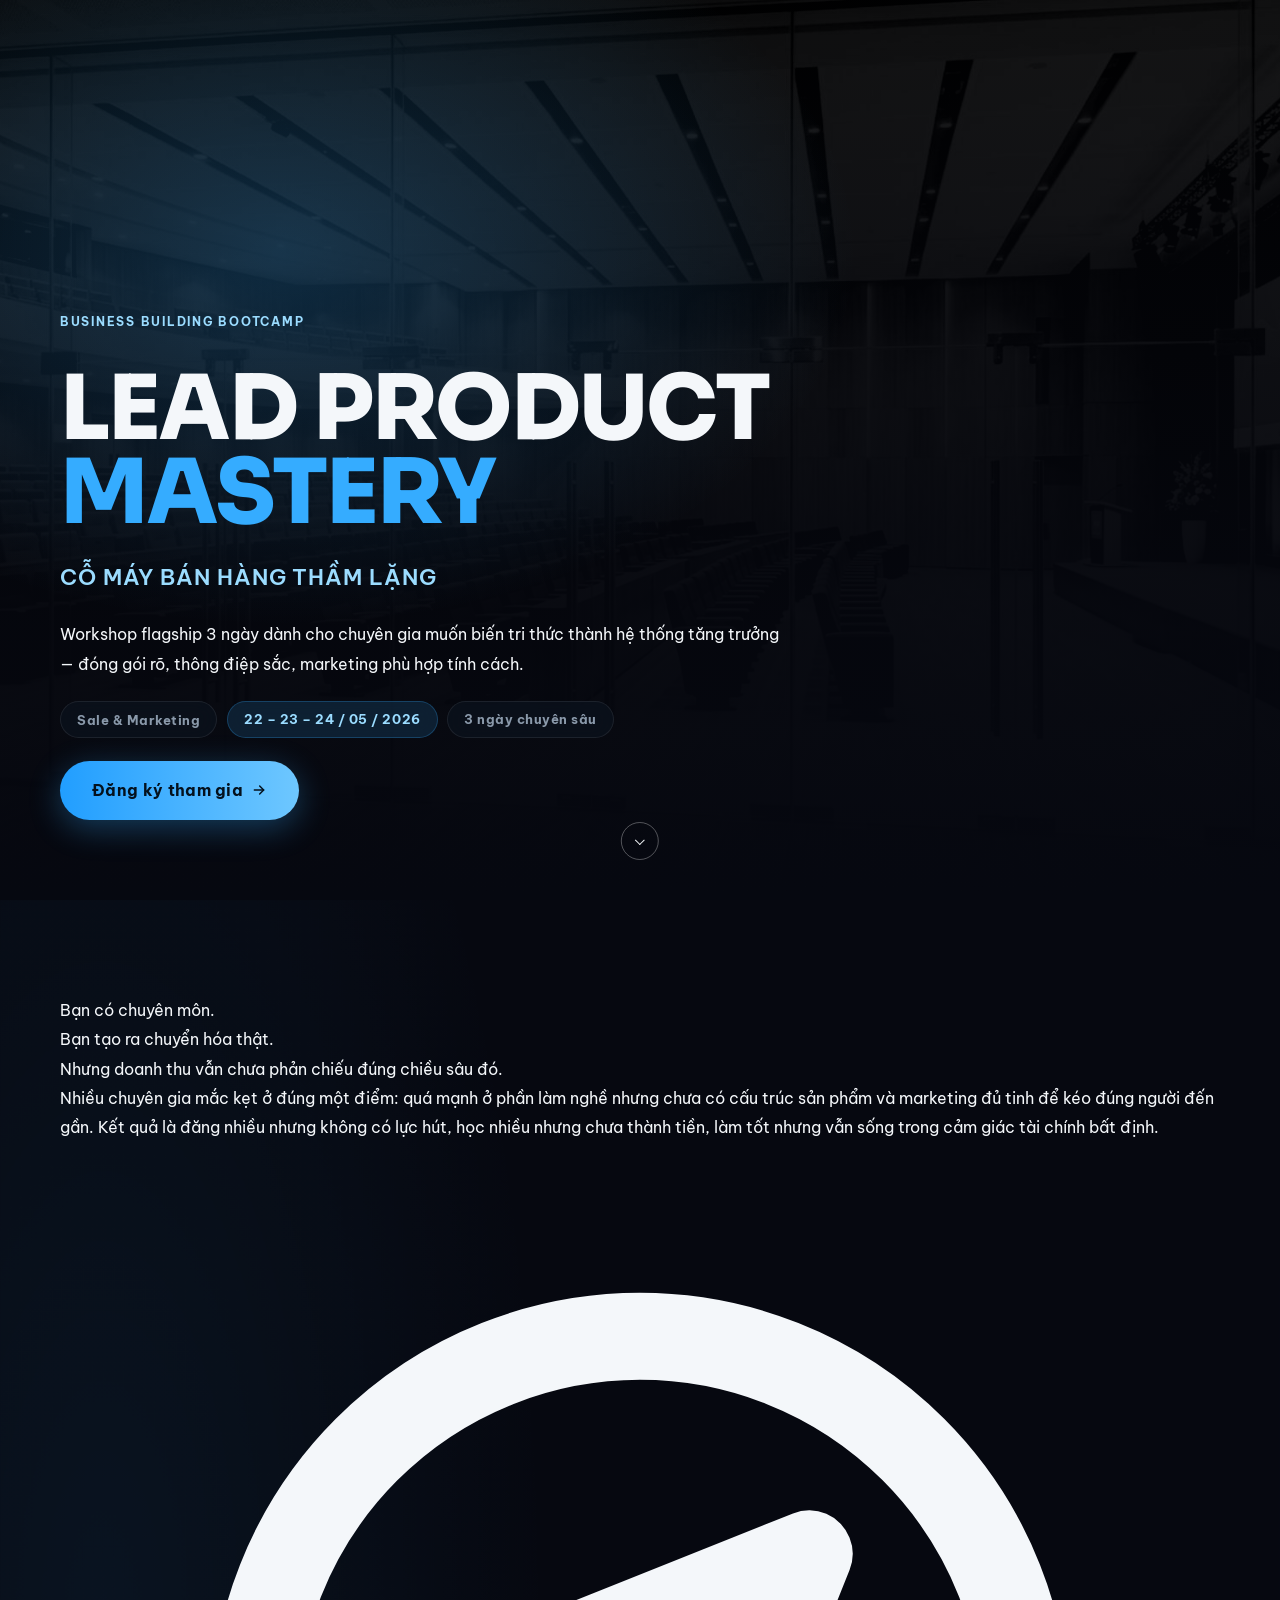
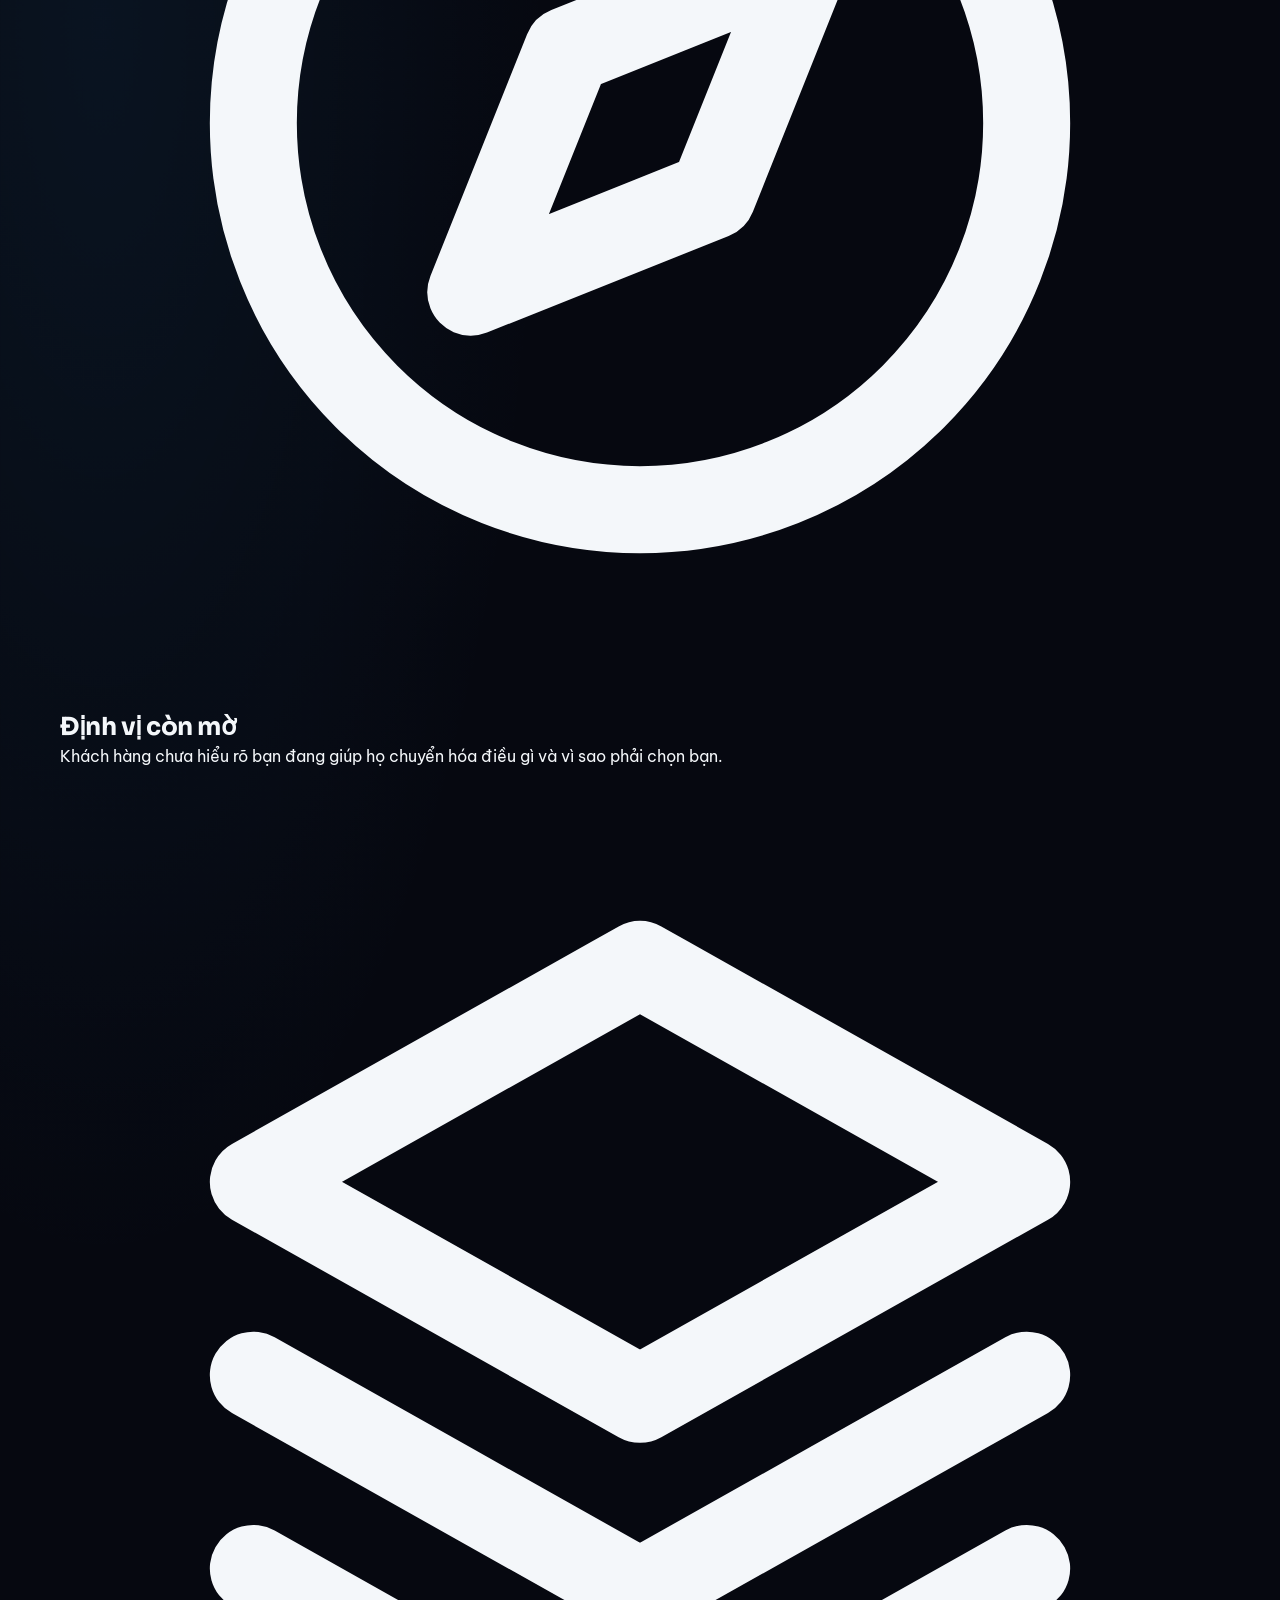
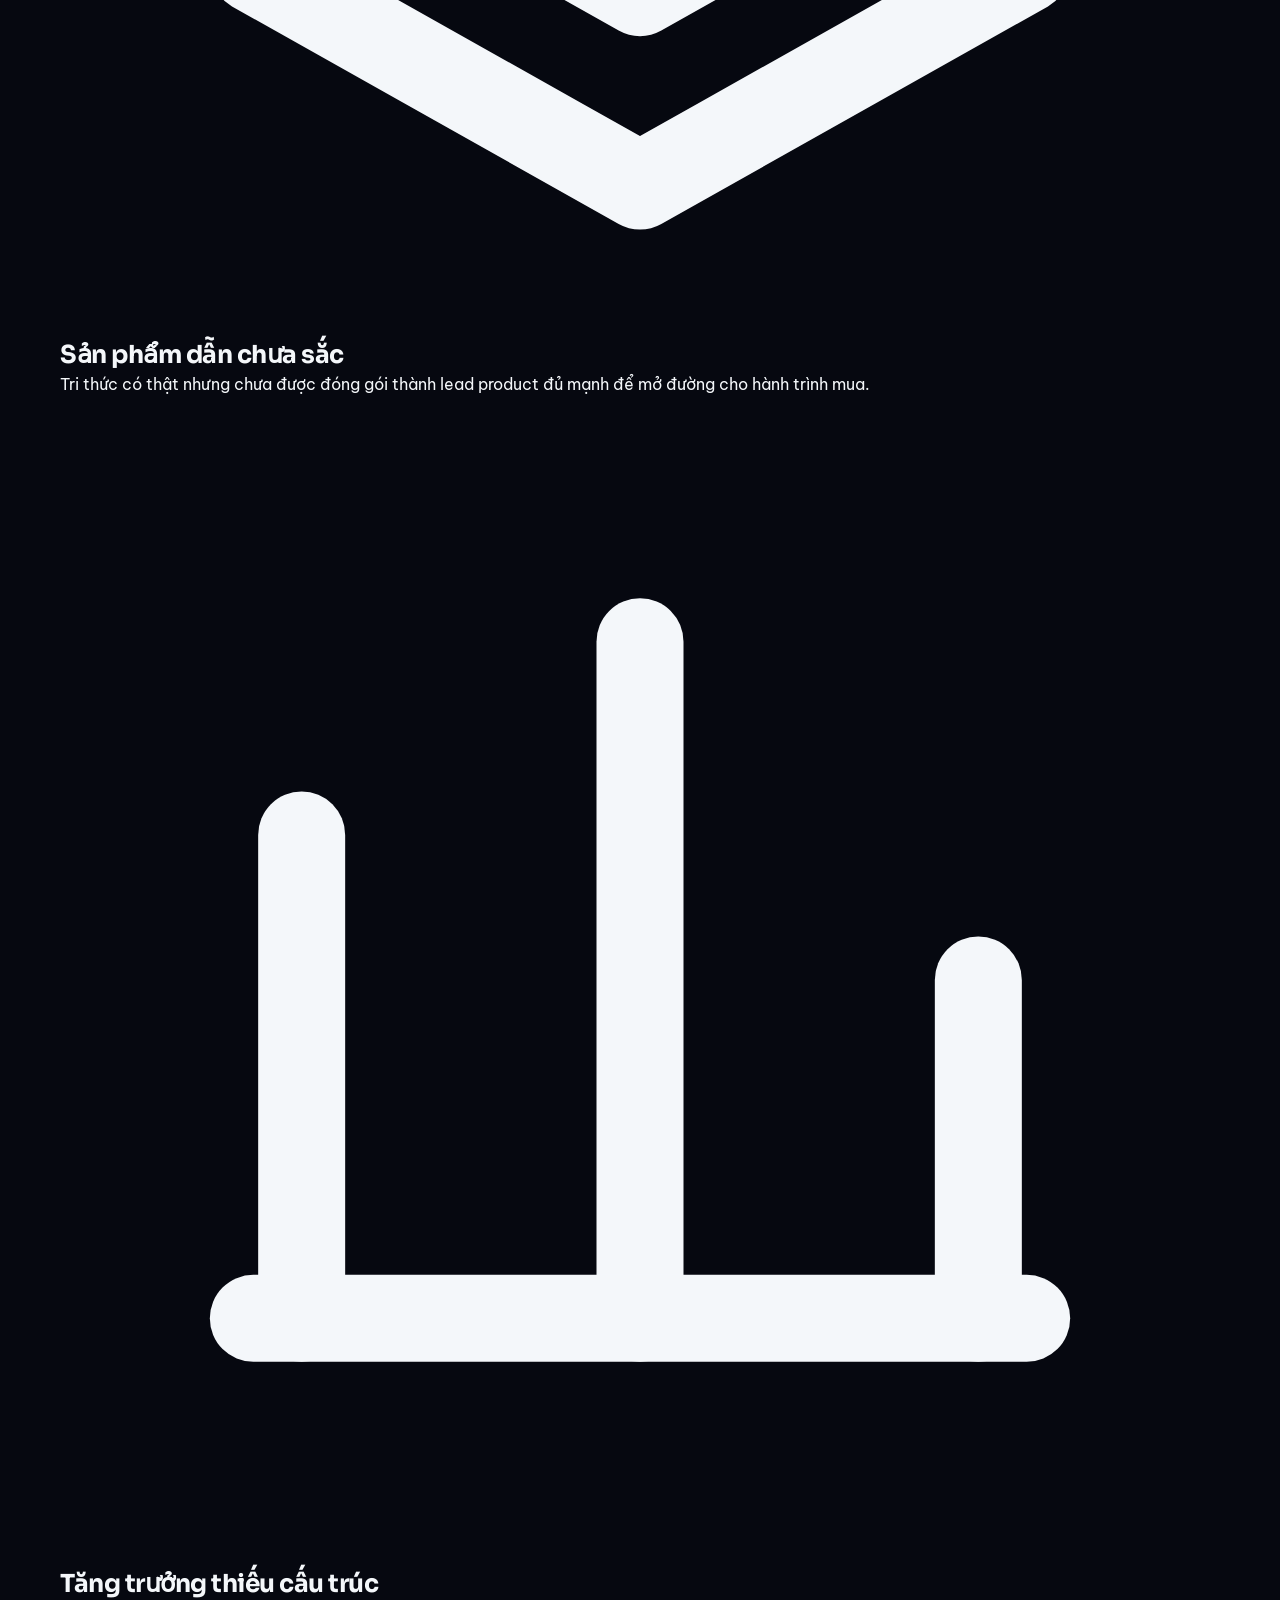
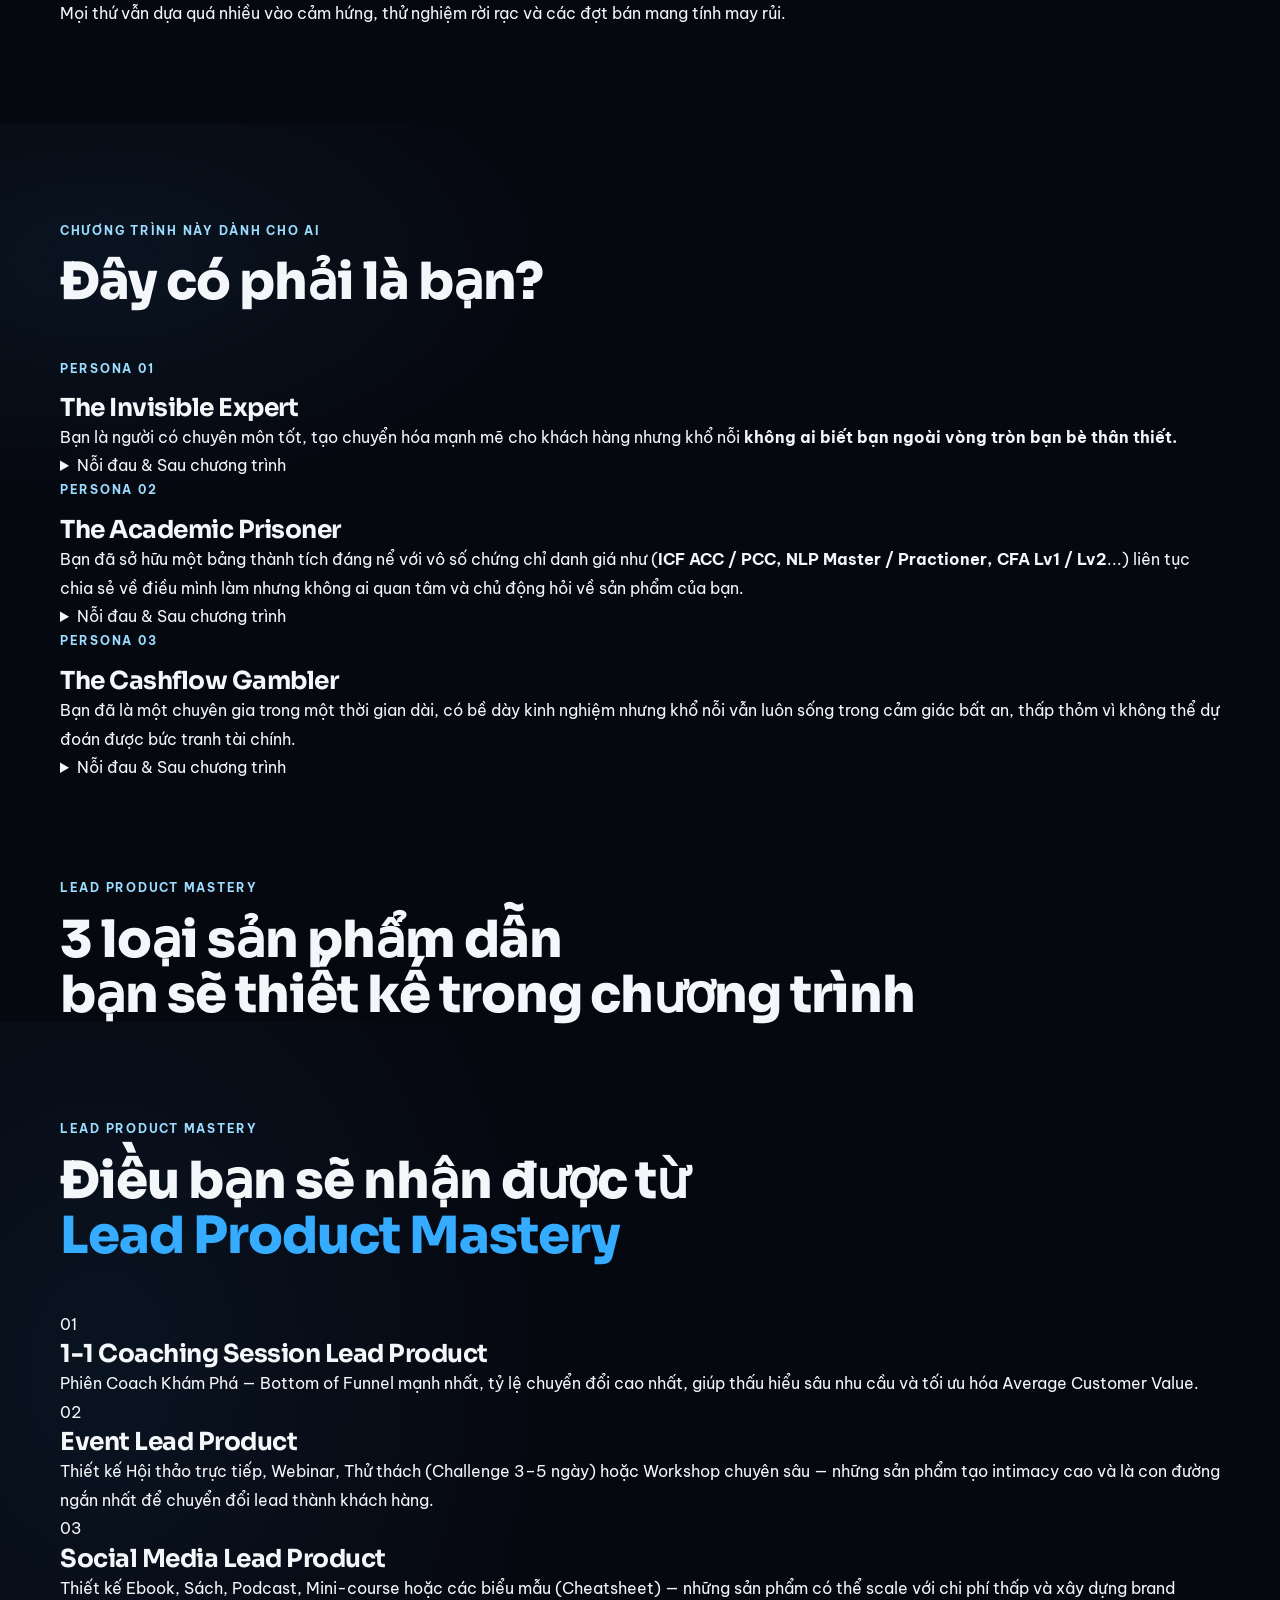
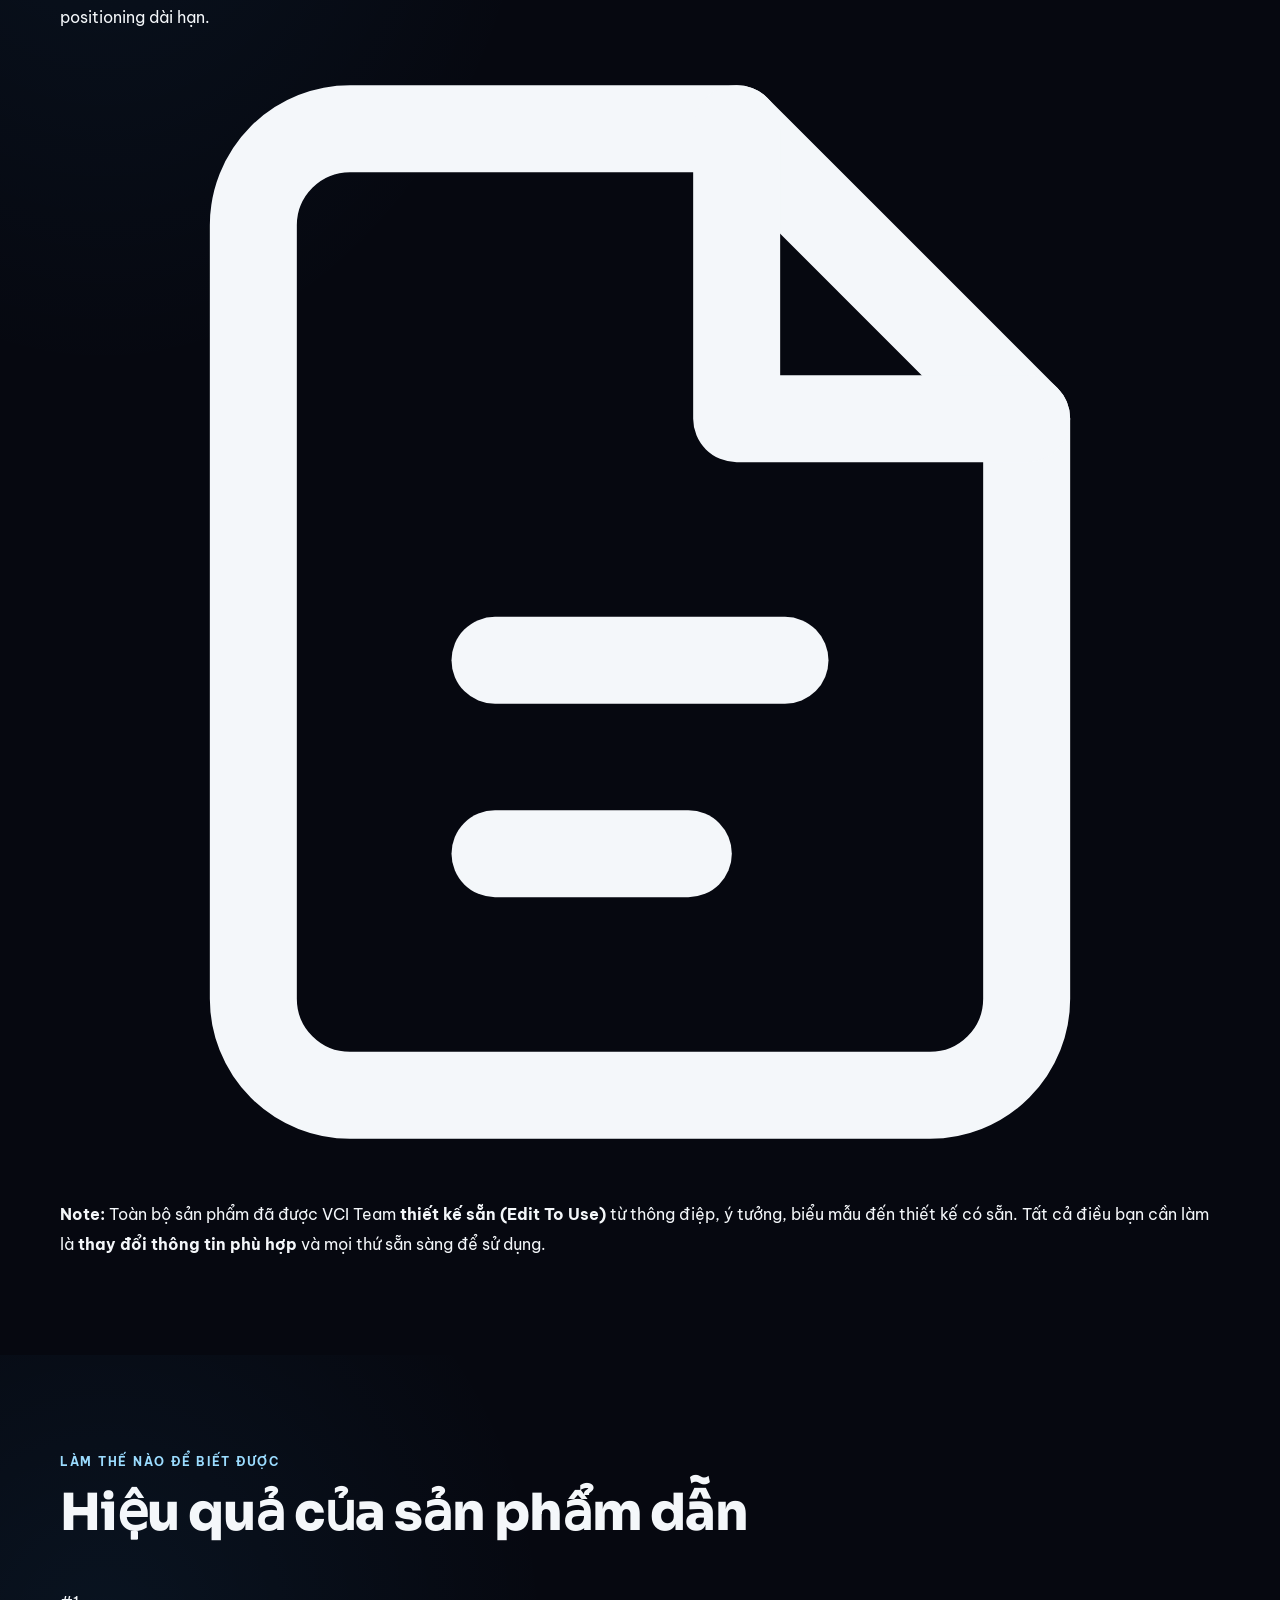
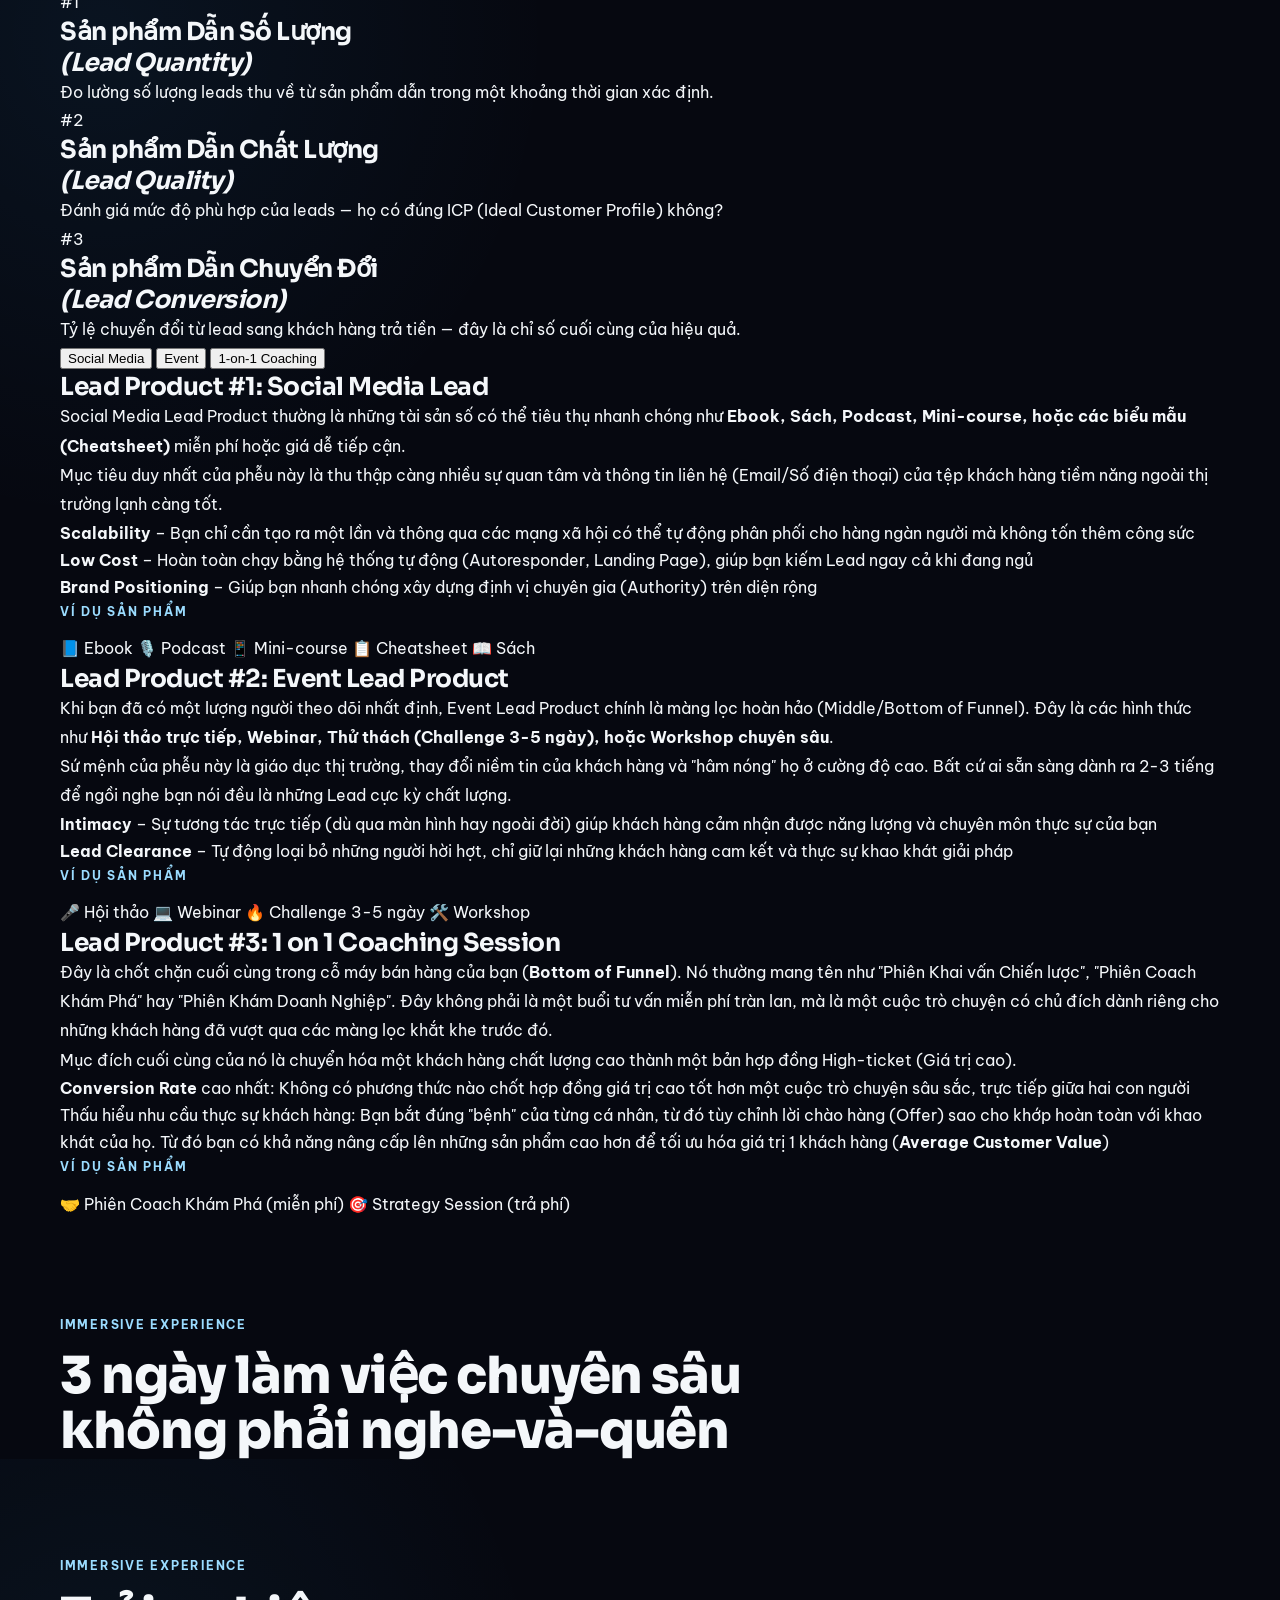
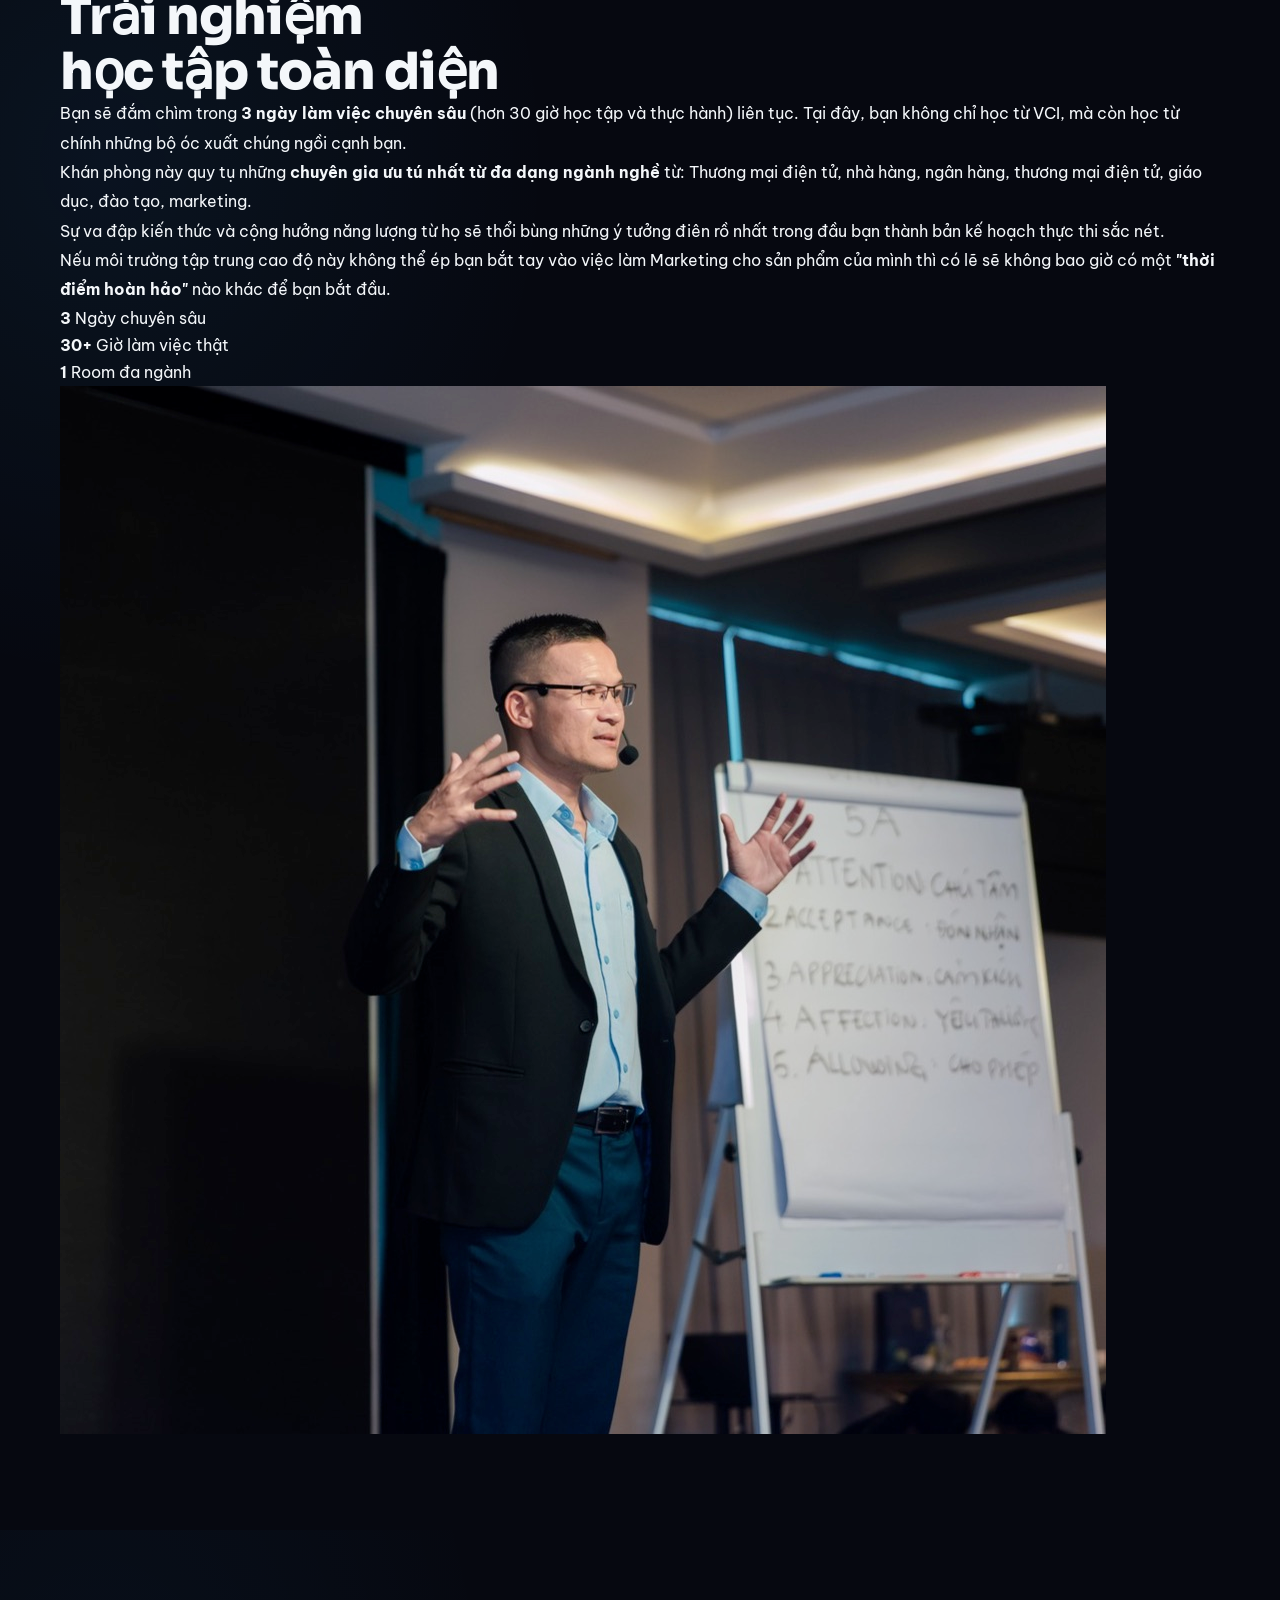
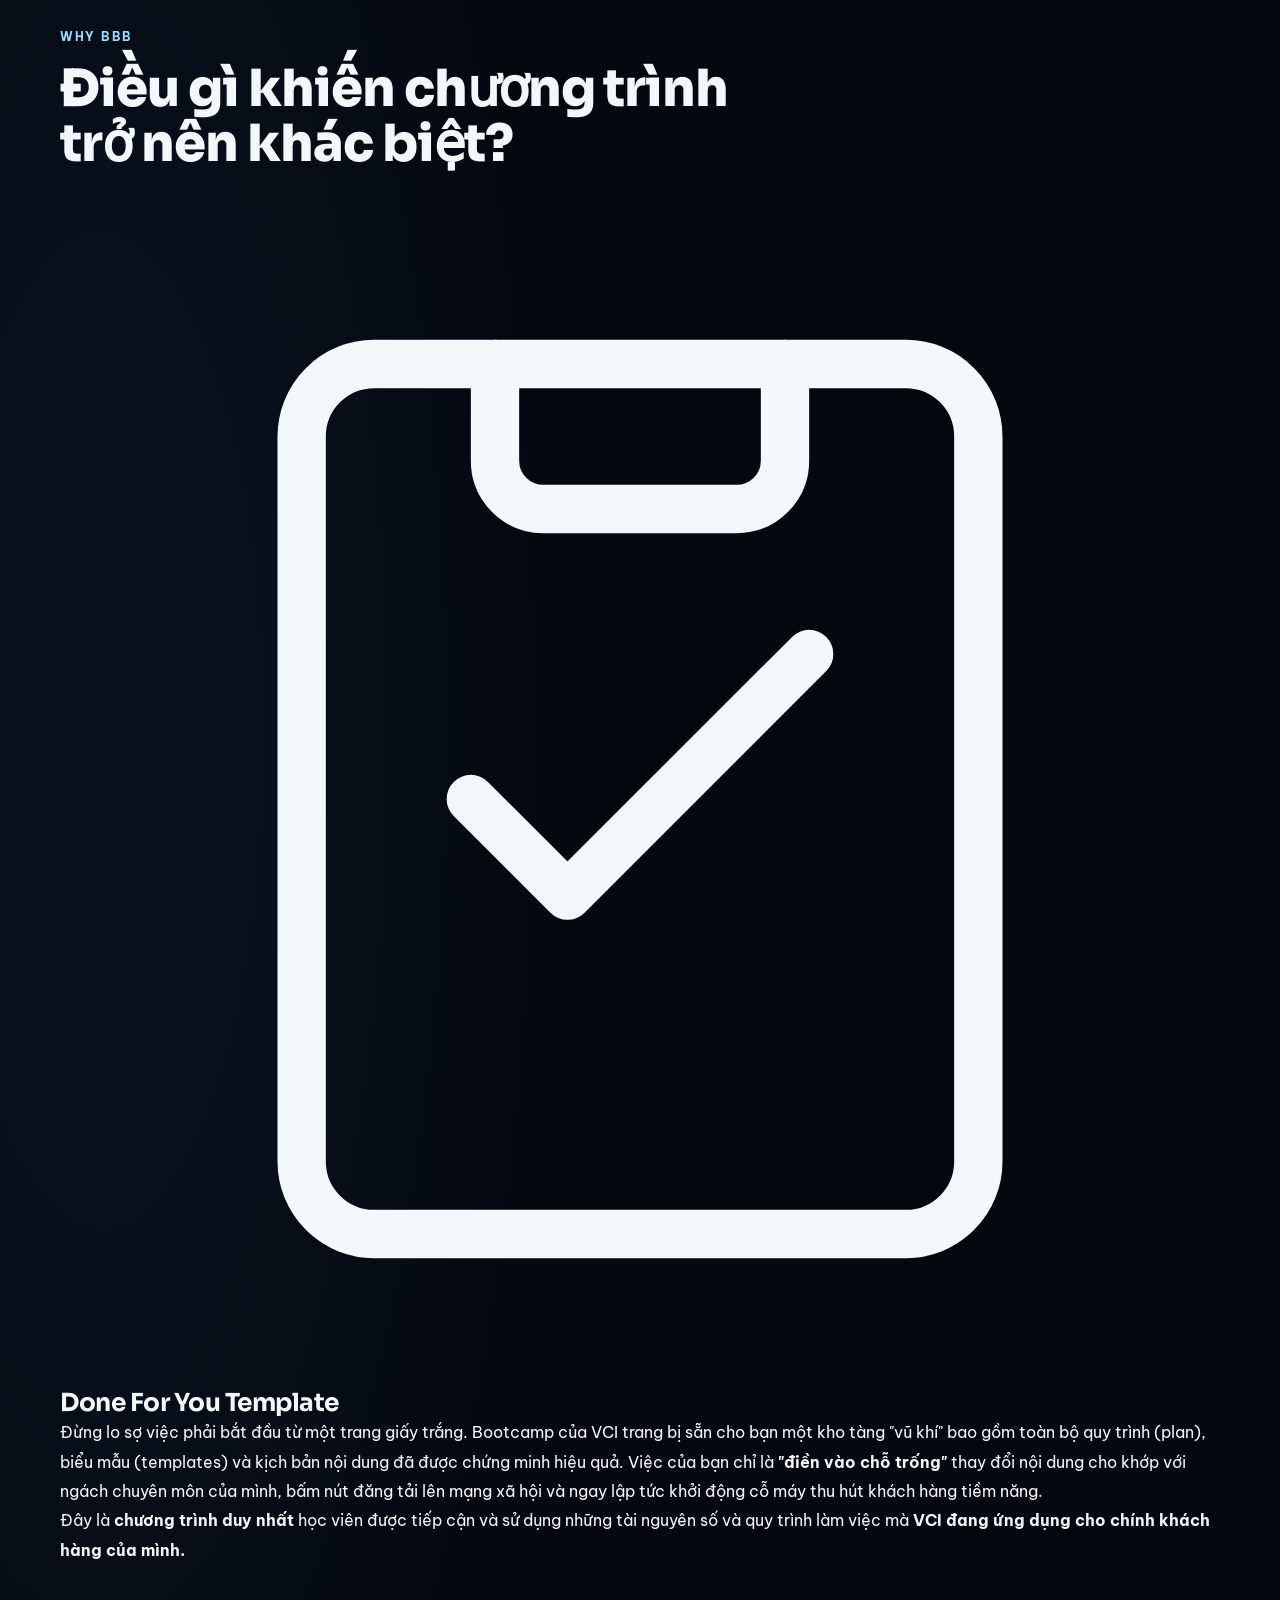
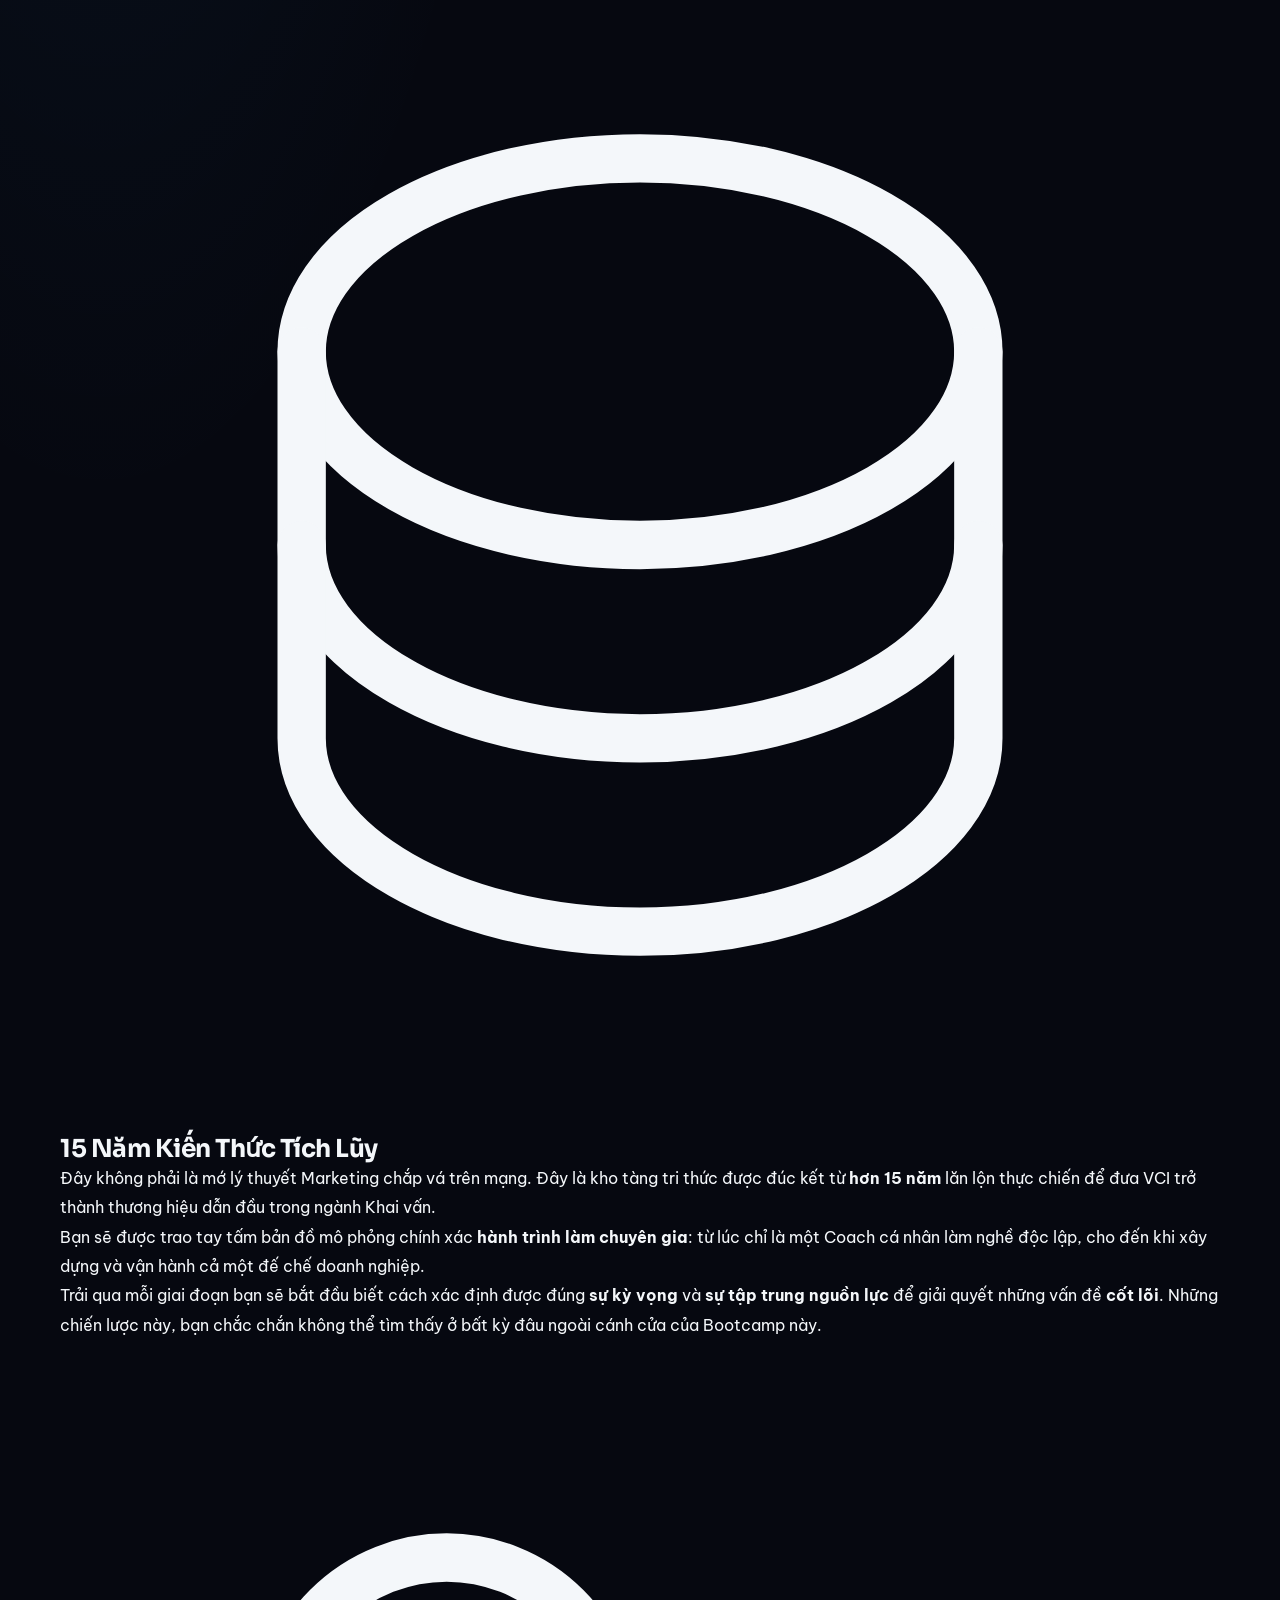
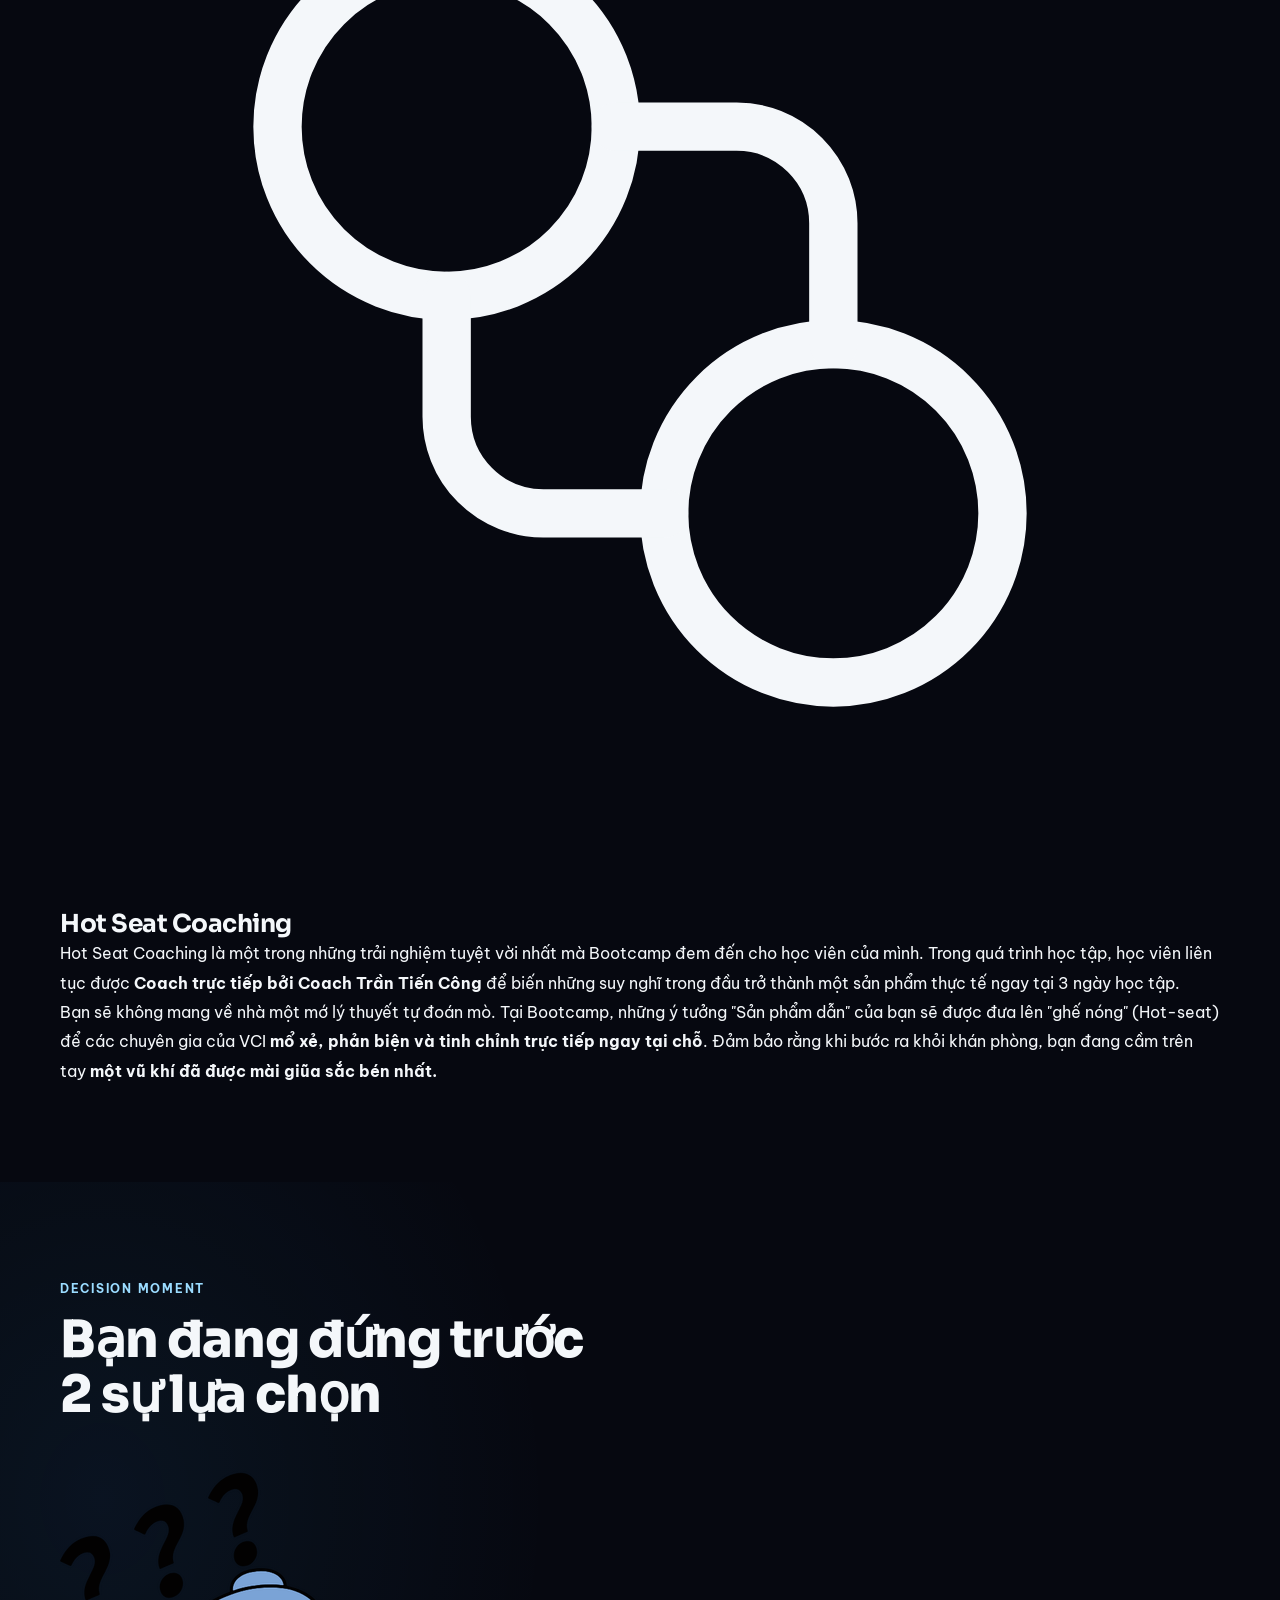
<file: index_backup.html>
<!DOCTYPE html>
<html lang="vi">

<head>
  <meta charset="UTF-8">
  <meta name="viewport" content="width=device-width, initial-scale=1.0">
  <meta name="description"
    content="Business Building Bootcamp – Lead Product Mastery: Workshop 3 ngày chuyên sâu giúp chuyên gia đóng gói tri thức, làm rõ định vị và xây hệ thống marketing phù hợp với tính cách. 22-23-24/05/2026.">
  <title>Lead Product Mastery | Business Building Bootcamp – VCI</title>
  <link rel="preconnect" href="https://fonts.googleapis.com">
  <link rel="preconnect" href="https://fonts.gstatic.com" crossorigin>
  <link
    href="https://fonts.googleapis.com/css2?family=Sora:wght@600;700;800&family=Be+Vietnam+Pro:ital,wght@0,400;0,500;0,600;0,700;1,400;1,600&display=swap"
    rel="stylesheet">
  <link rel="stylesheet" href="styles.css">
</head>

<body>

  <div class="sticky-cta" id="sticky-cta" aria-hidden="true">
    <a href="https://vcicoach.jp.larksuite.com/share/base/form/shrjp3VuWrksurWubYfX1TTDVSb" data-register
      class="btn btn--primary btn--sm">Đăng ký ngay</a>
  </div>

  <main>

    <!-- =============================================
           S1: HERO
      ============================================= -->
    <section id="hero" class="panel panel--hero">
      <div class="hero__bg"></div>
      <div class="hero__overlay"></div>
      <div class="hero__content section-inner">
        <div class="hero__copy reveal">
          <p class="eyebrow">Business Building Bootcamp</p>
          <h1>LEAD PRODUCT<br><span>MASTERY</span></h1>
          <p class="hero__tagline">Cỗ máy bán hàng thầm lặng</p>
          <p class="hero__lede">
            Workshop flagship 3 ngày dành cho chuyên gia muốn biến tri thức thành hệ thống tăng trưởng — đóng gói rõ,
            thông điệp sắc, marketing phù hợp tính cách.
          </p>
          <div class="hero__pills">
            <span class="pill">Sale &amp; Marketing</span>
            <span class="pill pill--accent">22 – 23 – 24 / 05 / 2026</span>
            <span class="pill">3 ngày chuyên sâu</span>
          </div>
          <a href="https://vcicoach.jp.larksuite.com/share/base/form/shrjp3VuWrksurWubYfX1TTDVSb" data-register
            class="btn btn--primary hero__cta">
            Đăng ký tham gia
            <svg width="16" height="16" viewBox="0 0 24 24" fill="none" stroke="currentColor" stroke-width="2.2"
              stroke-linecap="round" stroke-linejoin="round" aria-hidden="true">
              <path d="M5 12h14" />
              <path d="m13 6 6 6-6 6" />
            </svg>
          </a>
        </div>
      </div>
      <a class="hero__scroll" href="#tension" aria-label="Xem tiếp"></a>
    </section>

    <!-- =============================================
           S2: TENSION
      ============================================= -->
    <section id="tension" class="panel">
      <div class="section-inner section-inner--narrow">
        <div class="tension__stack reveal">
          <p>Bạn có chuyên môn.</p>
          <p>Bạn tạo ra chuyển hóa thật.</p>
          <p class="tension__stack-accent">Nhưng doanh thu vẫn chưa phản chiếu đúng chiều sâu đó.</p>
        </div>
        <p class="tension__body reveal">
          Nhiều chuyên gia mắc kẹt ở đúng một điểm: quá mạnh ở phần làm nghề nhưng chưa có cấu trúc sản phẩm và
          marketing đủ tinh để kéo đúng người đến gần. Kết quả là đăng nhiều nhưng không có lực hút, học nhiều nhưng
          chưa thành tiền, làm tốt nhưng vẫn sống trong cảm giác tài chính bất định.
        </p>
        <div class="tension__cards">
          <article class="tension-card glass-card reveal" style="--i:0">
            <div class="tension-card__icon">
              <svg viewBox="0 0 24 24" fill="none" stroke="currentColor" stroke-width="1.8" stroke-linecap="round"
                stroke-linejoin="round" aria-hidden="true">
                <circle cx="12" cy="12" r="8" />
                <path d="m15.5 8.5-2 5-5 2 2-5 5-2Z" />
              </svg>
            </div>
            <h3>Định vị còn mờ</h3>
            <p>Khách hàng chưa hiểu rõ bạn đang giúp họ chuyển hóa điều gì và vì sao phải chọn bạn.</p>
          </article>
          <article class="tension-card glass-card reveal" style="--i:1">
            <div class="tension-card__icon">
              <svg viewBox="0 0 24 24" fill="none" stroke="currentColor" stroke-width="1.8" stroke-linecap="round"
                stroke-linejoin="round" aria-hidden="true">
                <path d="M4 8.5 12 4l8 4.5-8 4.5-8-4.5Z" />
                <path d="M4 12.5 12 17l8-4.5" />
                <path d="M4 16.5 12 21l8-4.5" />
              </svg>
            </div>
            <h3>Sản phẩm dẫn chưa sắc</h3>
            <p>Tri thức có thật nhưng chưa được đóng gói thành lead product đủ mạnh để mở đường cho hành trình mua.</p>
          </article>
          <article class="tension-card glass-card reveal" style="--i:2">
            <div class="tension-card__icon">
              <svg viewBox="0 0 24 24" fill="none" stroke="currentColor" stroke-width="1.8" stroke-linecap="round"
                stroke-linejoin="round" aria-hidden="true">
                <path d="M5 19V9" />
                <path d="M12 19V5" />
                <path d="M19 19v-7" />
                <path d="M4 19h16" />
              </svg>
            </div>
            <h3>Tăng trưởng thiếu cấu trúc</h3>
            <p>Mọi thứ vẫn dựa quá nhiều vào cảm hứng, thử nghiệm rời rạc và các đợt bán mang tính may rủi.</p>
          </article>
        </div>
      </div>
    </section>

    <!-- =============================================
           S3: PERSONAS
      ============================================= -->
    <section id="personas" class="panel">
      <div class="section-inner">
        <div class="section-heading reveal">
          <p class="eyebrow">Chương trình này dành cho ai</p>
          <h2>Đây có phải là bạn?</h2>
        </div>
        <div class="persona-grid">
          <article class="persona-card reveal" style="--i:0">
            <div class="persona-card__art persona-card__art--expert">
              <!-- illustration: design/persona-1.png – user to provide -->
            </div>
            <div class="persona-card__body">
              <p class="persona-card__index eyebrow">Persona 01</p>
              <h3>The Invisible Expert</h3>
              <p class="persona-card__desc">Bạn là người có chuyên môn tốt, tạo chuyển hóa mạnh mẽ cho khách hàng nhưng
                khổ nỗi <strong>không ai biết bạn ngoài vòng tròn bạn bè thân thiết.</strong></p>
              <details class="persona-card__details">
                <summary>Nỗi đau &amp; Sau chương trình</summary>
                <div class="persona-card__expand">
                  <div>
                    <span class="expand-label">Vấn đề</span>
                    <p>Bạn dị ứng với việc "làm hình ảnh" và luôn coi Marketing là điều gì đó hào nhoáng, giả tạo và
                      chèo kéo. Bản thân bạn luôn tự thuyết phục rằng chỉ cần mình thực sự đem lại ý nghĩa cho mọi
                      người, khách hàng sẽ tự động tìm đến.</p>
                  </div>
                  <div>
                    <span class="expand-label">Sau BBB</span>
                    <p>Bạn sẽ tìm ra một cách Marketing để thu hút đúng tệp khách hàng tiềm năng mà <strong>KHÔNG
                        CẦN</strong> giả tạo dưới một phiên bản khác, ép buộc chạy theo xu thế thịnh hành hay làm những
                      việc bán hàng chèo kéo trái với tính cách.</p>
                  </div>
                </div>
              </details>
            </div>
          </article>
          <article class="persona-card reveal" style="--i:1">
            <div class="persona-card__art persona-card__art--academic">
              <!-- illustration: design/persona-2.png – user to provide -->
            </div>
            <div class="persona-card__body">
              <p class="persona-card__index eyebrow">Persona 02</p>
              <h3>The Academic Prisoner</h3>
              <p class="persona-card__desc">Bạn đã sở hữu một bảng thành tích đáng nể với vô số chứng chỉ danh giá như
                (<strong>ICF ACC / PCC, NLP Master / Practioner, CFA Lv1 / Lv2</strong>...) liên tục chia sẻ về điều
                mình làm nhưng không ai quan tâm và chủ động hỏi về sản phẩm của bạn.</p>
              <details class="persona-card__details">
                <summary>Nỗi đau &amp; Sau chương trình</summary>
                <div class="persona-card__expand">
                  <div>
                    <span class="expand-label">Vấn đề</span>
                    <p>Bạn luôn dùng việc học như một cách trì hoãn để đối mặt với vấn đề tài chính "báo động" của mình.
                      Họ kiệt quệ tài chính vì chứng nghiện học nhưng vẫn không đủ can đảm để biến khối kiến thức khổng
                      lồ thành tiền trong tài khoản.</p>
                  </div>
                  <div>
                    <span class="expand-label">Sau BBB</span>
                    <p>Bạn sẽ tìm ra một cách phá bỏ xiềng xích học thuật để biến tri thức thành một giải pháp thương
                      mại thực thụ. Bạn sẽ học được cách thiết kế để biến những <strong>kiến thức hàn lâm</strong> trở
                      thành hệ thống <strong>sản phẩm dễ tiếp cận</strong> với người dùng.</p>
                  </div>
                </div>
              </details>
            </div>
          </article>
          <article class="persona-card reveal" style="--i:2">
            <div class="persona-card__art persona-card__art--cashflow">
              <!-- illustration: design/persona-3.png – user to provide -->
            </div>
            <div class="persona-card__body">
              <p class="persona-card__index eyebrow">Persona 03</p>
              <h3>The Cashflow Gambler</h3>
              <p class="persona-card__desc">Bạn đã là một chuyên gia trong một thời gian dài, có bề dày kinh nghiệm
                nhưng khổ nỗi vẫn luôn sống trong cảm giác bất an, thấp thỏm vì không thể dự đoán được bức tranh tài
                chính.</p>
              <details class="persona-card__details">
                <summary>Nỗi đau &amp; Sau chương trình</summary>
                <div class="persona-card__expand">
                  <div>
                    <span class="expand-label">Vấn đề</span>
                    <p>Bạn đang làm việc trong hai sự mù mờ lớn: <strong>không biết khách hàng từ đâu</strong> và
                      <strong>tại sao họ lại mua hàng</strong>. Bản thân bạn liên tục thử nghiệm liên tục tìm kiếm khách
                      hàng nhưng lại <strong>mờ mịt trong việc đo lường</strong> độ hiệu quả của từng chiến lược.
                    </p>
                  </div>
                  <div>
                    <span class="expand-label">Sau BBB</span>
                    <p>Bạn sẽ tìm ra một cách phá bỏ xiềng xích học thuật để biến tri thức thành một giải pháp thương
                      mại thực thụ. Bạn sẽ học được cách thiết kế để biến những <strong>kiến thức hàn lâm</strong> trở
                      thành hệ thống <strong>sản phẩm dễ tiếp cận</strong> với người dùng.</p>
                  </div>
                </div>
              </details>
            </div>
          </article>
        </div>
      </div>
    </section>

    <!-- Photo Divider 2 – giữa Personas và Promise -->
    <div class="photo-divider" data-img="img/background_2.jpg">
      <div class="photo-divider__text section-inner">
        <p class="eyebrow">Lead Product Mastery</p>
        <h2>3 loại sản phẩm dẫn<br>bạn sẽ thiết kế trong chương trình</h2>
      </div>
    </div>

    <!-- =============================================
           S4: PROMISE (What You'll Build)
      ============================================= -->
    <section id="promise" class="panel">
      <div class="section-inner">
        <div class="section-heading reveal">
          <p class="eyebrow">Lead Product Mastery</p>
          <h2>Điều bạn sẽ nhận được từ<br><span>Lead Product Mastery</span></h2>
        </div>
        <div class="promise__secrets">
          <div class="promise-secret reveal" style="--i:0">
            <span class="promise-secret__num">01</span>
            <div>
              <h3>1-1 Coaching Session Lead Product</h3>
              <p>Phiên Coach Khám Phá — Bottom of Funnel mạnh nhất, tỷ lệ chuyển đổi cao nhất, giúp thấu hiểu sâu nhu
                cầu và tối ưu hóa Average Customer Value.</p>
            </div>
          </div>
          <div class="promise-secret reveal" style="--i:1">
            <span class="promise-secret__num">02</span>
            <div>
              <h3>Event Lead Product</h3>
              <p>Thiết kế Hội thảo trực tiếp, Webinar, Thử thách (Challenge 3–5 ngày) hoặc Workshop chuyên sâu — những
                sản phẩm tạo intimacy cao và là con đường ngắn nhất để chuyển đổi lead thành khách hàng.</p>
            </div>
          </div>
          <div class="promise-secret reveal" style="--i:2">
            <span class="promise-secret__num">03</span>
            <div>
              <h3>Social Media Lead Product</h3>
              <p>Thiết kế Ebook, Sách, Podcast, Mini-course hoặc các biểu mẫu (Cheatsheet) — những sản phẩm có thể
                scale với chi phí thấp và xây dựng brand positioning dài hạn.</p>
            </div>
          </div>
        </div>
        <div class="promise__callout reveal">
          <svg viewBox="0 0 24 24" fill="none" stroke="currentColor" stroke-width="1.8" stroke-linecap="round"
            stroke-linejoin="round" aria-hidden="true">
            <path d="M14 2H6a2 2 0 0 0-2 2v16a2 2 0 0 0 2 2h12a2 2 0 0 0 2-2V8z" />
            <polyline points="14 2 14 8 20 8" />
            <line x1="9" y1="13" x2="15" y2="13" />
            <line x1="9" y1="17" x2="13" y2="17" />
          </svg>
          <p><strong>Note:</strong> Toàn bộ sản phẩm đã được VCI Team <strong>thiết kế sẵn (Edit To Use)</strong> từ
            thông điệp, ý tưởng, biểu mẫu đến thiết kế có sẵn. Tất cả điều bạn cần làm là <strong>thay đổi thông tin phù
              hợp</strong> và mọi thứ sẵn sàng để sử dụng.</p>
        </div>

      </div>
    </section>

    <!-- =============================================
           S5: LEAD PRODUCTS DEEP-DIVE
      ============================================= -->
    <section id="lead-products" class="panel">
      <div class="section-inner">
        <div class="section-heading reveal">
          <p class="eyebrow">Làm thế nào để biết được</p>
          <h2>Hiệu quả của sản phẩm dẫn</h2>
        </div>
        <div class="framework__cards">
          <div class="framework-card reveal" style="--i:0">
            <span class="framework-card__num">#1</span>
            <h3>Sản phẩm Dẫn Số Lượng<br><em>(Lead Quantity)</em></h3>
            <p>Đo lường số lượng leads thu về từ sản phẩm dẫn trong một khoảng thời gian xác định.</p>
          </div>
          <div class="framework-card reveal" style="--i:1">
            <span class="framework-card__num">#2</span>
            <h3>Sản phẩm Dẫn Chất Lượng<br><em>(Lead Quality)</em></h3>
            <p>Đánh giá mức độ phù hợp của leads — họ có đúng ICP (Ideal Customer Profile) không?</p>
          </div>
          <div class="framework-card reveal" style="--i:2">
            <span class="framework-card__num">#3</span>
            <h3>Sản phẩm Dẫn Chuyển Đổi<br><em>(Lead Conversion)</em></h3>
            <p>Tỷ lệ chuyển đổi từ lead sang khách hàng trả tiền — đây là chỉ số cuối cùng của hiệu quả.</p>
          </div>
        </div>
        <div class="tabs">
          <div class="tabs__nav" role="tablist">
            <button class="tab-btn" data-tab="social" role="tab" aria-selected="true">Social Media</button>
            <button class="tab-btn" data-tab="event" role="tab">Event</button>
            <button class="tab-btn" data-tab="coaching" role="tab">1-on-1 Coaching</button>
          </div>
          <div class="tabs__panels">
            <div class="tab-panel" data-panel="social" role="tabpanel">
              <div class="tab-panel__copy">
                <h3>Lead Product #1: Social Media Lead</h3>
                <p>Social Media Lead Product thường là những tài sản số có thể tiêu thụ nhanh chóng như <strong>Ebook,
                    Sách, Podcast, Mini-course, hoặc các biểu mẫu (Cheatsheet)</strong> miễn phí hoặc giá dễ tiếp cận.
                </p>
                <p>Mục tiêu duy nhất của phễu này là thu thập càng nhiều sự quan tâm và thông tin liên hệ (Email/Số điện
                  thoại) của tệp khách hàng tiềm năng ngoài thị trường lạnh càng tốt.</p>
                <ul class="pros-list">
                  <li><strong>Scalability</strong> – Bạn chỉ cần tạo ra một lần và thông qua các mạng xã hội có thể tự
                    động phân phối cho hàng ngàn người mà không tốn thêm công sức</li>
                  <li><strong>Low Cost</strong> – Hoàn toàn chạy bằng hệ thống tự động (Autoresponder, Landing Page),
                    giúp bạn kiếm Lead ngay cả khi đang ngủ</li>
                  <li><strong>Brand Positioning</strong> – Giúp bạn nhanh chóng xây dựng định vị chuyên gia (Authority)
                    trên diện rộng</li>
                </ul>
              </div>
              <div class="tab-panel__examples">
                <p class="eyebrow">Ví dụ sản phẩm</p>
                <span class="example-tag">📘 Ebook</span>
                <span class="example-tag">🎙️ Podcast</span>
                <span class="example-tag">📱 Mini-course</span>
                <span class="example-tag">📋 Cheatsheet</span>
                <span class="example-tag">📖 Sách</span>
              </div>
            </div>
            <div class="tab-panel" data-panel="event" role="tabpanel">
              <div class="tab-panel__copy">
                <h3>Lead Product #2: Event Lead Product</h3>
                <p>Khi bạn đã có một lượng người theo dõi nhất định, Event Lead Product chính là màng lọc hoàn hảo
                  (Middle/Bottom of Funnel). Đây là các hình thức như <strong>Hội thảo trực tiếp, Webinar, Thử thách
                    (Challenge 3-5 ngày), hoặc Workshop chuyên sâu</strong>.</p>
                <p>Sứ mệnh của phễu này là giáo dục thị trường, thay đổi niềm tin của khách hàng và "hâm nóng" họ ở
                  cường độ cao. Bất cứ ai sẵn sàng dành ra 2-3 tiếng để ngồi nghe bạn nói đều là những Lead cực kỳ chất
                  lượng.</p>
                <ul class="pros-list">
                  <li><strong>Intimacy</strong> – Sự tương tác trực tiếp (dù qua màn hình hay ngoài đời) giúp khách hàng
                    cảm nhận được năng lượng và chuyên môn thực sự của bạn</li>
                  <li><strong>Lead Clearance</strong> – Tự động loại bỏ những người hời hợt, chỉ giữ lại những khách
                    hàng cam kết và thực sự khao khát giải pháp</li>
                </ul>
              </div>
              <div class="tab-panel__examples">
                <p class="eyebrow">Ví dụ sản phẩm</p>
                <span class="example-tag">🎤 Hội thảo</span>
                <span class="example-tag">💻 Webinar</span>
                <span class="example-tag">🔥 Challenge 3-5 ngày</span>
                <span class="example-tag">🛠️ Workshop</span>
              </div>
            </div>
            <div class="tab-panel" data-panel="coaching" role="tabpanel">
              <div class="tab-panel__copy">
                <h3>Lead Product #3: 1 on 1 Coaching Session</h3>
                <p>Đây là chốt chặn cuối cùng trong cỗ máy bán hàng của bạn (<strong>Bottom of Funnel</strong>). Nó
                  thường mang tên như "Phiên Khai vấn Chiến lược", "Phiên Coach Khám Phá" hay "Phiên Khám Doanh Nghiệp".
                  Đây không phải là một buổi tư vấn miễn phí tràn lan, mà là một cuộc trò chuyện có chủ đích dành riêng
                  cho những khách hàng đã vượt qua các màng lọc khắt khe trước đó.</p>
                <p>Mục đích cuối cùng của nó là chuyển hóa một khách hàng chất lượng cao thành một bản hợp đồng
                  High-ticket (Giá trị cao).</p>
                <ul class="pros-list">
                  <li><strong>Conversion Rate</strong> cao nhất: Không có phương thức nào chốt hợp đồng giá trị cao tốt
                    hơn một cuộc trò chuyện sâu sắc, trực tiếp giữa hai con người</li>
                  <li>Thấu hiểu nhu cầu thực sự khách hàng: Bạn bắt đúng "bệnh" của từng cá nhân, từ đó tùy chỉnh lời
                    chào hàng (Offer) sao cho khớp hoàn toàn với khao khát của họ. Từ đó bạn có khả năng nâng cấp lên
                    những sản phẩm cao hơn để tối ưu hóa giá trị 1 khách hàng (<strong>Average Customer Value</strong>)
                  </li>
                </ul>
              </div>
              <div class="tab-panel__examples">
                <p class="eyebrow">Ví dụ sản phẩm</p>
                <span class="example-tag">🤝 Phiên Coach Khám Phá (miễn phí)</span>
                <span class="example-tag">🎯 Strategy Session (trả phí)</span>
              </div>
            </div>
          </div>
        </div>
      </div>
    </section>

    <!-- Photo Divider 3 – giữa Lead Products và Experience -->
    <div class="photo-divider" data-img="img/background_2.jpg">
      <div class="photo-divider__text section-inner">
        <p class="eyebrow">Immersive Experience</p>
        <h2>3 ngày làm việc chuyên sâu<br>không phải nghe-và-quên</h2>
      </div>
    </div>

    <!-- =============================================
           S6: IMMERSIVE EXPERIENCE
      ============================================= -->
    <section id="experience" class="panel">
      <div class="section-inner experience__split">
        <div class="experience__copy reveal">
          <p class="eyebrow">Immersive Experience</p>
          <h2>Trải nghiệm<br>học tập toàn diện</h2>
          <p>Bạn sẽ đắm chìm trong <strong>3 ngày làm việc chuyên sâu</strong> (hơn 30 giờ học tập và thực hành) liên
            tục. Tại đây, bạn không chỉ học từ VCI, mà còn học từ chính những bộ óc xuất chúng ngồi cạnh bạn.</p>
          <p>Khán phòng này quy tụ những <strong>chuyên gia ưu tú nhất từ đa dạng ngành nghề</strong> từ: Thương mại
            điện tử, nhà hàng, ngân hàng, thương mại điện tử, giáo dục, đào tạo, marketing.</p>
          <p>Sự va đập kiến thức và cộng hưởng năng lượng từ họ sẽ thổi bùng những ý tưởng điên rồ nhất trong đầu bạn
            thành bản kế hoạch thực thi sắc nét.</p>
          <p>Nếu môi trường tập trung cao độ này không thể ép bạn bắt tay vào việc làm Marketing cho sản phẩm của mình
            thì có lẽ sẽ không bao giờ có một <strong>"thời điểm hoàn hảo"</strong> nào khác để bạn bắt đầu.</p>
          <div class="stats-row">
            <div class="stat-box">
              <strong data-counter="3" data-suffix="">3</strong>
              <span>Ngày chuyên sâu</span>
            </div>
            <div class="stat-box">
              <strong data-counter="30" data-suffix="+">30+</strong>
              <span>Giờ làm việc thật</span>
            </div>
            <div class="stat-box">
              <strong data-counter="1" data-suffix="">1</strong>
              <span>Room đa ngành</span>
            </div>
          </div>
        </div>
        <div class="experience__visual reveal">
          <div class="image-frame">
            <img src="img/speaker.jpeg" alt="Không khí workshop chuyên sâu" loading="lazy">
          </div>
        </div>
      </div>
    </section>

    <!-- =============================================
           S7: DIFFERENTIATORS
      ============================================= -->
    <section id="differentiators" class="panel">
      <div class="section-inner">
        <div class="section-heading reveal">
          <p class="eyebrow">Why BBB</p>
          <h2>Điều gì khiến chương trình<br>trở nên khác biệt?</h2>
        </div>
        <div class="diff-grid">
          <article class="diff-card reveal" style="--i:0">
            <div class="diff-card__icon">
              <svg viewBox="0 0 48 48" fill="none" stroke="currentColor" stroke-width="2" stroke-linecap="round"
                stroke-linejoin="round" aria-hidden="true">
                <rect x="10" y="6" width="28" height="36" rx="3" />
                <path d="M18 6v4a2 2 0 0 0 2 2h8a2 2 0 0 0 2-2V6" />
                <path d="M17 24l4 4 10-10" />
              </svg>
            </div>
            <h3>Done For You Template</h3>
            <p>Đừng lo sợ việc phải bắt đầu từ một trang giấy trắng. Bootcamp của VCI trang bị sẵn cho bạn một kho tàng
              "vũ khí" bao gồm toàn bộ quy trình (plan), biểu mẫu (templates) và kịch bản nội dung đã được chứng minh
              hiệu quả. Việc của bạn chỉ là <strong>"điền vào chỗ trống"</strong> thay đổi nội dung cho khớp với ngách
              chuyên môn của mình, bấm nút đăng tải lên mạng xã hội và ngay lập tức khởi động cỗ máy thu hút khách hàng
              tiềm năng.</p>
            <p>Đây là <strong>chương trình duy nhất</strong> học viên được tiếp cận và sử dụng những tài nguyên số và
              quy trình làm việc mà <strong>VCI đang ứng dụng cho chính khách hàng của mình.</strong></p>
          </article>
          <article class="diff-card reveal" style="--i:1">
            <div class="diff-card__icon">
              <svg viewBox="0 0 48 48" fill="none" stroke="currentColor" stroke-width="2" stroke-linecap="round"
                stroke-linejoin="round" aria-hidden="true">
                <ellipse cx="24" cy="16" rx="14" ry="8" />
                <path d="M10 16v8c0 4.4 6.3 8 14 8s14-3.6 14-8v-8" />
                <path d="M10 24v8c0 4.4 6.3 8 14 8s14-3.6 14-8v-8" />
              </svg>
            </div>
            <h3>15 Năm Kiến Thức Tích Lũy</h3>
            <p>Đây không phải là mớ lý thuyết Marketing chắp vá trên mạng. Đây là kho tàng tri thức được đúc kết từ
              <strong>hơn 15 năm</strong> lăn lộn thực chiến để đưa VCI trở thành thương hiệu dẫn đầu trong ngành Khai
              vấn.
            </p>
            <p>Bạn sẽ được trao tay tấm bản đồ mô phỏng chính xác <strong>hành trình làm chuyên gia</strong>: từ lúc chỉ
              là một Coach cá nhân làm nghề độc lập, cho đến khi xây dựng và vận hành cả một đế chế doanh nghiệp.</p>
            <p>Trải qua mỗi giai đoạn bạn sẽ bắt đầu biết cách xác định được đúng <strong>sự kỳ vọng</strong> và
              <strong>sự tập trung nguồn lực</strong> để giải quyết những vấn đề <strong>cốt lõi</strong>. Những chiến
              lược này, bạn chắc chắn không thể tìm thấy ở bất kỳ đâu ngoài cánh cửa của Bootcamp này.
            </p>
          </article>
          <article class="diff-card reveal" style="--i:2">
            <div class="diff-card__icon">
              <svg viewBox="0 0 48 48" fill="none" stroke="currentColor" stroke-width="2" stroke-linecap="round"
                stroke-linejoin="round" aria-hidden="true">
                <circle cx="16" cy="16" r="7" />
                <circle cx="32" cy="32" r="7" />
                <path d="M23 16h5a4 4 0 0 1 4 4v5" />
                <path d="M25 32h-5a4 4 0 0 1-4-4v-5" />
              </svg>
            </div>
            <h3>Hot Seat Coaching</h3>
            <p>Hot Seat Coaching là một trong những trải nghiệm tuyệt vời nhất mà Bootcamp đem đến cho học viên của
              mình. Trong quá trình học tập, học viên liên tục được <strong>Coach trực tiếp bởi Coach Trần Tiến
                Công</strong> để biến những suy nghĩ trong đầu trở thành một sản phẩm thực tế ngay tại 3 ngày học tập.
            </p>
            <p>Bạn sẽ không mang về nhà một mớ lý thuyết tự đoán mò. Tại Bootcamp, những ý tưởng "Sản phẩm dẫn" của bạn
              sẽ được đưa lên "ghế nóng" (Hot-seat) để các chuyên gia của VCI <strong>mổ xẻ, phản biện và tinh chỉnh
                trực tiếp ngay tại chỗ</strong>. Đảm bảo rằng khi bước ra khỏi khán phòng, bạn đang cầm trên tay
              <strong>một vũ khí đã được mài giũa sắc bén nhất.</strong>
            </p>
          </article>
        </div>
      </div>
    </section>


    <!-- =============================================
           S9: DECISION MOMENT
      ============================================= -->
    <section id="decision" class="panel">
      <div class="section-inner">
        <div class="section-heading reveal">
          <p class="eyebrow">Decision Moment</p>
          <h2>Bạn đang đứng trước<br>2 sự lựa chọn</h2>
        </div>
        <div class="decision-grid">
          <article class="decision-card decision-card--status-quo reveal">
            <div class="decision-card__art"><img src="img/The Invisible Expert.png" alt="The Invisible Expert"
                loading="lazy"></div>
            <div class="decision-card__body">
              <span class="decision-card__label">Lựa chọn thứ nhất</span>
              <h3>Bạn đóng lại trang web này</h3>
              <p>Ngày mai, mọi thứ vẫn diễn ra như cũ.</p>
              <ul class="decision-list">
                <li><span class="decision-list__marker">✗</span> Bạn tiếp tục đóng vai một "chuyên gia vô hình", miệt
                  mài đi học thêm những tấm bằng mới để khỏa lấp sự bất an</li>
                <li><span class="decision-list__marker">✗</span> Bạn tiếp tục nhìn những người kém chuyên môn hơn mình
                  vươn lên chiếm lĩnh thị trường, chỉ vì họ biết cách làm Marketing</li>
                <li><span class="decision-list__marker">✗</span> Bạn tiếp tục để nỗi sợ bán hàng cướp đi cơ hội tỏa sáng
                  và mức thu nhập mà lẽ ra bạn xứng đáng được hưởng</li>
              </ul>
            </div>
          </article>
          <article class="decision-card decision-card--action reveal">
            <div class="decision-card__art"><img src="img/The REAL EXPERT.png" alt="The REAL EXPERT" loading="lazy">
            </div>
            <div class="decision-card__body">
              <span class="decision-card__label">Lựa chọn thứ hai</span>
              <h3>Bước vào Business Building Bootcamp</h3>
              <p>Bạn quyết định <strong>chấm dứt chuỗi ngày làm "tình nguyện viên chuyên nghiệp"</strong>.</p>
              <ul class="decision-list">
                <li><span class="decision-list__marker">✓</span> Bạn bước vào <strong>Business Building
                    Bootcamp</strong> và tự tay lắp ráp cho mình một phương pháp Marketing phù hợp với bản thân và bắt
                  đầu cho thế giới biết mình là ai</li>
                <li><span class="decision-list__marker">✓</span> Bạn học cách <strong>đóng gói tri thức</strong>, thiết
                  lập các <strong>sản phẩm dẫn</strong> và <strong>tìm ra khách hàng V.I.P</strong> sẵn sàng trả giá cao
                  mà không cần phải gồng mình chèo kéo</li>
                <li><span class="decision-list__marker">✓</span> Hãy trở thành phiên bản lớn hơn của bạn để sống đúng
                  với tiềm năng của bản thân</li>
              </ul>
              <a href="https://vcicoach.jp.larksuite.com/share/base/form/shrjp3VuWrksurWubYfX1TTDVSb" data-register
                class="btn btn--primary" style="margin-top: 0.5rem">
                Đăng ký tham gia
                <svg width="14" height="14" viewBox="0 0 24 24" fill="none" stroke="currentColor" stroke-width="2.5"
                  stroke-linecap="round" stroke-linejoin="round" aria-hidden="true">
                  <path d="M5 12h14" />
                  <path d="m13 6 6 6-6 6" />
                </svg>
              </a>
            </div>
          </article>
        </div>
      </div>
    </section>

    <!-- =============================================
           S10: ENROLLMENT PROCESS
      ============================================= -->
    <section id="enrollment" class="panel">
      <div class="section-inner">
        <div class="section-heading reveal">
          <p class="eyebrow">Tuyển Sinh</p>
          <h2>Quy trình tuyển sinh</h2>
          <span class="badge-limited">Chỉ 15 suất</span>
        </div>
        <div class="enrollment__split">
          <div class="enrollment__coach reveal">
            <div class="coach-placeholder"></div>
          </div>
          <div class="enrollment__timeline reveal">
            <ol class="timeline">
              <li class="timeline__node">
                <div class="timeline__dot">
                  <div class="timeline__circle">V1</div>
                  <div class="timeline__line"></div>
                </div>
                <div class="timeline__content">
                  <span class="timeline__deadline">06.05.2026</span>
                  <h3>Vòng 1 – Khảo sát nhu cầu</h3>
                  <p>Học viên tham gia chương trình sẽ hoàn thành câu hỏi khảo sát để VCI Team chọn ra học viên phù hợp.
                  </p>
                </div>
              </li>
              <li class="timeline__node">
                <div class="timeline__dot">
                  <div class="timeline__circle">V2</div>
                  <div class="timeline__line"></div>
                </div>
                <div class="timeline__content">
                  <span class="timeline__deadline">09.05.2026</span>
                  <h3>Vòng 2 – Phỏng vấn trực tiếp</h3>
                  <p>Những học viên vượt qua vòng 1 sẽ nhận cuộc gọi phỏng vấn trực tiếp (10' - 15') thông qua số điện
                    thoại.</p>
                </div>
              </li>
              <li class="timeline__node">
                <div class="timeline__dot">
                  <div class="timeline__circle">V3</div>
                  <div class="timeline__line"></div>
                </div>
                <div class="timeline__content">
                  <span class="timeline__deadline">12.05.2026</span>
                  <h3>Vòng 3 – Công bố danh sách</h3>
                  <p>VCI Team sẽ công bố danh sách của <strong>15 học viên phù hợp</strong> để tham gia chương trình.
                  </p>
                </div>
              </li>
            </ol>
          </div>
        </div>
      </div>
    </section>

    <!-- =============================================
           S11: FINAL CTA
      ============================================= -->
    <section id="cta" class="panel panel--cta">
      <div class="section-inner">
        <div class="cta-card reveal">
          <p class="eyebrow" style="text-align:center">Business Building Bootcamp</p>
          <h2>Đăng ký tham gia<br><span>Lead Product Mastery</span></h2>
          <p class="cta-date">22 – 23 – 24 / 05 / 2026</p>
          <ul class="cta-checklist">
            <li>Nộp đơn qua biểu mẫu</li>
            <li>Số lượng giới hạn: 15 suất</li>
            <li>Ưu tiên theo thứ tự đăng ký hợp lệ</li>
          </ul>
          <div class="cta-btn-wrap">
            <a href="https://vcicoach.jp.larksuite.com/share/base/form/shrjp3VuWrksurWubYfX1TTDVSb" data-register
              class="btn btn--primary" style="padding: 1.1rem 2.8rem; font-size: 1.05rem">
              Đăng ký tham gia ngay
              <svg width="16" height="16" viewBox="0 0 24 24" fill="none" stroke="currentColor" stroke-width="2.2"
                stroke-linecap="round" stroke-linejoin="round" aria-hidden="true">
                <path d="M5 12h14" />
                <path d="m13 6 6 6-6 6" />
              </svg>
            </a>
          </div>
          <p class="cta-note">Sau khi điền form, team VCI sẽ liên hệ xác nhận với bạn trong vòng 24 giờ làm việc.
          </p>
        </div>
      </div>
    </section>

  </main>

  <script src="scripts.js"></script>
</body>

</html>
</file>
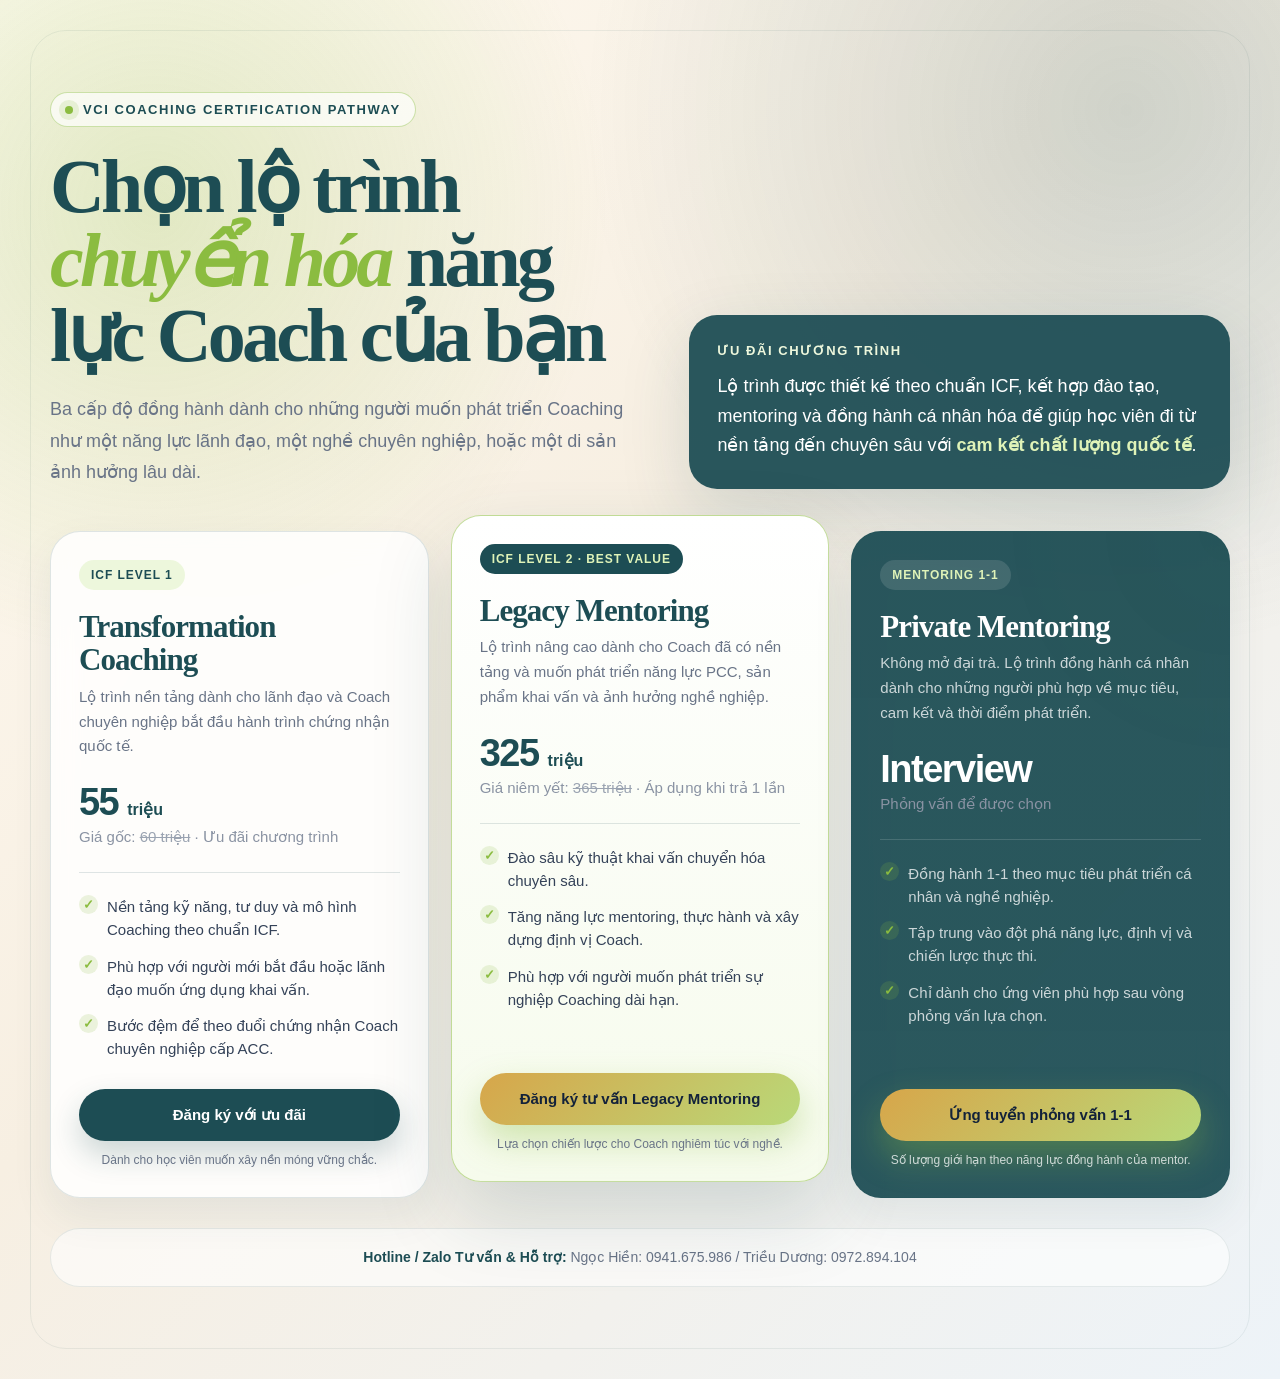
<file: offer.html>
<!DOCTYPE html>
<html lang="vi">
<head>
  <meta charset="UTF-8" />
  <meta name="viewport" content="width=device-width, initial-scale=1.0" />
  <title>VCI Offer Section</title>
  <style>
    :root {
      --vci-navy: #1d4d54;
      --vci-blue: #1d4d54;
      --vci-gold: #8bbc40;
      --vci-gold-soft: #edf7dc;
      --vci-cream: #fbf7ef;
      --vci-white: #ffffff;
      --vci-text: #233044;
      --vci-muted: #697487;
      --vci-line: rgba(29, 77, 84, 0.14);
      --shadow: 0 24px 70px rgba(29, 77, 84, 0.16);
    }

    * { box-sizing: border-box; }

    body {
      margin: 0;
      font-family: Inter, Arial, Helvetica, sans-serif;
      background: #f4efe6;
      color: var(--vci-text);
    }

    .vci-section-bg {
      background:
        radial-gradient(circle at 12% 15%, rgba(139, 188, 64, 0.24), transparent 28%),
        radial-gradient(circle at 88% 8%, rgba(29, 77, 84, 0.18), transparent 32%),
        linear-gradient(135deg, #fffaf1 0%, #f7efe2 44%, #edf3f8 100%);
    }

    .vci-offer-section {
      position: relative;
      overflow: hidden;
      min-height: 100vh;
      padding: 92px 24px;
    }

    .vci-offer-section::before {
      content: "";
      position: absolute;
      inset: 30px;
      border: 1px solid rgba(29, 77, 84, 0.08);
      border-radius: 36px;
      pointer-events: none;
    }

    .vci-wrap {
      position: relative;
      z-index: 1;
      max-width: 1180px;
      margin: 0 auto;
    }

    .vci-hero {
      display: grid;
      grid-template-columns: 1.05fr 0.95fr;
      gap: 42px;
      align-items: end;
      margin-bottom: 42px;
    }

    .vci-kicker {
      display: inline-flex;
      align-items: center;
      gap: 10px;
      margin-bottom: 22px;
      padding: 9px 14px;
      border: 1px solid rgba(139, 188, 64, 0.42);
      border-radius: 999px;
      background: rgba(255, 255, 255, 0.68);
      color: var(--vci-blue);
      font-size: 13px;
      font-weight: 700;
      letter-spacing: 0.12em;
      text-transform: uppercase;
    }

    .vci-kicker span {
      width: 8px;
      height: 8px;
      border-radius: 999px;
      background: var(--vci-gold);
      box-shadow: 0 0 0 6px rgba(139, 188, 64, 0.16);
    }

    h1 {
      margin: 0;
      color: var(--vci-navy);
      font-family: Georgia, 'Times New Roman', serif;
      font-size: clamp(42px, 6vw, 76px);
      line-height: 0.98;
      letter-spacing: -0.05em;
    }

    h1 em {
      color: var(--vci-gold);
      font-style: italic;
      white-space: nowrap;
    }

    .vci-lead {
      margin: 22px 0 0;
      max-width: 650px;
      font-size: 18px;
      line-height: 1.75;
      color: var(--vci-muted);
    }

    .vci-proof {
      padding: 28px;
      border-radius: 28px;
      background: rgba(29, 77, 84, 0.94);
      color: var(--vci-white);
      box-shadow: var(--shadow);
    }

    .vci-proof-label {
      margin-bottom: 14px;
      color: var(--vci-gold-soft);
      font-size: 13px;
      font-weight: 800;
      letter-spacing: 0.12em;
      text-transform: uppercase;
    }

    .vci-proof p {
      margin: 0;
      font-size: 18px;
      line-height: 1.65;
    }

    .vci-proof strong { color: #dff3b8; }

    .vci-cards {
      display: grid;
      grid-template-columns: repeat(3, 1fr);
      gap: 22px;
      align-items: stretch;
    }

    .vci-card {
      position: relative;
      display: flex;
      flex-direction: column;
      min-height: 510px;
      padding: 28px;
      border: 1px solid var(--vci-line);
      border-radius: 30px;
      background: rgba(255, 255, 255, 0.84);
      box-shadow: 0 18px 42px rgba(29, 77, 84, 0.08);
      backdrop-filter: blur(14px);
    }

    .vci-card.featured {
      transform: translateY(-16px);
      border-color: rgba(139, 188, 64, 0.5);
      background: linear-gradient(180deg, #ffffff 0%, #f6fbec 100%);
      box-shadow: 0 32px 80px rgba(29, 77, 84, 0.17);
    }

    .vci-badge {
      align-self: flex-start;
      margin-bottom: 20px;
      padding: 8px 12px;
      border-radius: 999px;
      background: #edf7dc;
      color: var(--vci-blue);
      font-size: 12px;
      font-weight: 800;
      letter-spacing: 0.08em;
      text-transform: uppercase;
    }

    .featured .vci-badge {
      background: var(--vci-navy);
      color: #dff3b8;
    }

    .vci-card h2 {
      margin: 0 0 8px;
      color: var(--vci-navy);
      font-family: Georgia, 'Times New Roman', serif;
      font-size: 31px;
      line-height: 1.08;
      letter-spacing: -0.03em;
    }

    .vci-subtitle {
      min-height: 52px;
      margin: 0 0 22px;
      color: var(--vci-muted);
      font-size: 15px;
      line-height: 1.65;
    }

    .vci-price {
      margin: 0 0 4px;
      color: var(--vci-navy);
      font-size: 38px;
      font-weight: 850;
      letter-spacing: -0.04em;
    }

    .vci-price small {
      font-size: 16px;
      font-weight: 700;
      letter-spacing: 0;
    }

    .vci-old-price {
      margin-bottom: 22px;
      color: #8a93a3;
      font-size: 15px;
    }

    .vci-old-price s { color: #9aa3b1; }

    .vci-divider {
      width: 100%;
      height: 1px;
      margin: 4px 0 22px;
      background: var(--vci-line);
    }

    .vci-list {
      display: grid;
      gap: 13px;
      margin: 0 0 28px;
      padding: 0;
      list-style: none;
    }

    .vci-list li {
      position: relative;
      padding-left: 28px;
      color: #344258;
      font-size: 15px;
      line-height: 1.55;
    }

    .vci-list li::before {
      content: "✓";
      position: absolute;
      left: 0;
      top: 0;
      width: 19px;
      height: 19px;
      border-radius: 50%;
      background: rgba(139, 188, 64, 0.16);
      color: var(--vci-gold);
      font-size: 13px;
      font-weight: 900;
      line-height: 19px;
      text-align: center;
    }

    .vci-actions {
      margin-top: auto;
      display: grid;
      gap: 10px;
    }

    .vci-btn {
      display: inline-flex;
      justify-content: center;
      align-items: center;
      min-height: 52px;
      padding: 14px 18px;
      border-radius: 999px;
      text-decoration: none;
      font-size: 15px;
      font-weight: 850;
      transition: transform .2s ease, box-shadow .2s ease, background .2s ease;
    }

    .vci-btn-primary {
      background: var(--vci-navy);
      color: var(--vci-white);
      box-shadow: 0 14px 30px rgba(29, 77, 84, 0.22);
    }

    .vci-btn-gold {
      background: linear-gradient(135deg, #d7a64a, #b9d979);
      color: #13223a;
      box-shadow: 0 16px 34px rgba(139, 188, 64, 0.36);
    }

    .vci-btn:hover {
      transform: translateY(-2px);
      box-shadow: 0 20px 44px rgba(29, 77, 84, 0.22);
    }

    .vci-note {
      color: var(--vci-muted);
      font-size: 12px;
      line-height: 1.5;
      text-align: center;
    }

    .vci-card.master {
      background:
        linear-gradient(180deg, rgba(29, 77, 84, 0.95), rgba(29, 77, 84, 0.94)),
        radial-gradient(circle at top right, rgba(139, 188, 64, 0.22), transparent 34%);
      color: var(--vci-white);
    }

    .vci-card.master h2,
    .vci-card.master .vci-price { color: var(--vci-white); }
    .vci-card.master .vci-subtitle,
    .vci-card.master .vci-list li,
    .vci-card.master .vci-note { color: rgba(255, 255, 255, 0.76); }
    .vci-card.master .vci-divider { background: rgba(255, 255, 255, 0.14); }
    .vci-card.master .vci-badge { background: rgba(255, 255, 255, 0.12); color: #dff3b8; }

    .vci-footer-line {
      margin-top: 30px;
      padding: 18px 24px;
      border: 1px solid rgba(29, 77, 84, 0.10);
      border-radius: 999px;
      background: rgba(255,255,255,0.58);
      color: var(--vci-muted);
      font-size: 14px;
      line-height: 1.55;
      text-align: center;
    }

    .vci-footer-line strong { color: var(--vci-navy); }

    @media (max-width: 980px) {
      .vci-hero { grid-template-columns: 1fr; }
      .vci-cards { grid-template-columns: 1fr; }
      .vci-card, .vci-card.featured { min-height: auto; transform: none; }
    }

    @media (max-width: 560px) {
      .vci-offer-section { padding: 58px 16px; }
      .vci-offer-section::before { inset: 14px; border-radius: 24px; }
      .vci-card, .vci-proof { padding: 22px; border-radius: 24px; }
      .vci-footer-line { border-radius: 22px; }
    }
  </style>
</head>
<body>
  <section class="vci-offer-section vci-section-bg">
    <div class="vci-wrap">
      <div class="vci-hero">
        <div>
          <div class="vci-kicker"><span></span> VCI Coaching Certification Pathway</div>
          <h1>Chọn lộ trình <em>chuyển hóa</em> năng lực Coach của bạn</h1>
          <p class="vci-lead">
            Ba cấp độ đồng hành dành cho những người muốn phát triển Coaching như một năng lực lãnh đạo, một nghề chuyên nghiệp, hoặc một di sản ảnh hưởng lâu dài.
          </p>
        </div>

        <div class="vci-proof">
          <div class="vci-proof-label">Ưu đãi chương trình</div>
          <p>
            Lộ trình được thiết kế theo chuẩn ICF, kết hợp đào tạo, mentoring và đồng hành cá nhân hóa để giúp học viên đi từ nền tảng đến chuyên sâu với <strong>cam kết chất lượng quốc tế</strong>.
          </p>
        </div>
      </div>

      <div class="vci-cards">
        <article class="vci-card">
          <div class="vci-badge">ICF Level 1</div>
          <h2>Transformation Coaching</h2>
          <p class="vci-subtitle">Lộ trình nền tảng dành cho lãnh đạo và Coach chuyên nghiệp bắt đầu hành trình chứng nhận quốc tế.</p>
          <p class="vci-price">55 <small>triệu</small></p>
          <div class="vci-old-price">Giá gốc: <s>60 triệu</s> · Ưu đãi chương trình</div>
          <div class="vci-divider"></div>
          <ul class="vci-list">
            <li>Nền tảng kỹ năng, tư duy và mô hình Coaching theo chuẩn ICF.</li>
            <li>Phù hợp với người mới bắt đầu hoặc lãnh đạo muốn ứng dụng khai vấn.</li>
            <li>Bước đệm để theo đuổi chứng nhận Coach chuyên nghiệp cấp ACC.</li>
          </ul>
          <div class="vci-actions">
            <a class="vci-btn vci-btn-primary" href="https://shop.vcicoach.com/products/transformation-coaching-55tr" target="_blank" rel="noopener">Đăng ký với ưu đãi</a>
            <div class="vci-note">Dành cho học viên muốn xây nền móng vững chắc.</div>
          </div>
        </article>

        <article class="vci-card featured">
          <div class="vci-badge">ICF Level 2 · Best Value</div>
          <h2>Legacy Mentoring</h2>
          <p class="vci-subtitle">Lộ trình nâng cao dành cho Coach đã có nền tảng và muốn phát triển năng lực PCC, sản phẩm khai vấn và ảnh hưởng nghề nghiệp.</p>
          <p class="vci-price">325 <small>triệu</small></p>
          <div class="vci-old-price">Giá niêm yết: <s>365 triệu</s> · Áp dụng khi trả 1 lần</div>
          <div class="vci-divider"></div>
          <ul class="vci-list">
            <li>Đào sâu kỹ thuật khai vấn chuyển hóa chuyên sâu.</li>
            <li>Tăng năng lực mentoring, thực hành và xây dựng định vị Coach.</li>
            <li>Phù hợp với người muốn phát triển sự nghiệp Coaching dài hạn.</li>
          </ul>
          <div class="vci-actions">
            <a class="vci-btn vci-btn-gold" href="#apply-legacy" aria-label="Đăng ký tư vấn Legacy Mentoring">Đăng ký tư vấn Legacy Mentoring</a>
            <div class="vci-note">Lựa chọn chiến lược cho Coach nghiêm túc với nghề.</div>
          </div>
        </article>

        <article class="vci-card master">
          <div class="vci-badge">Mentoring 1-1</div>
          <h2>Private Mentoring</h2>
          <p class="vci-subtitle">Không mở đại trà. Lộ trình đồng hành cá nhân dành cho những người phù hợp về mục tiêu, cam kết và thời điểm phát triển.</p>
          <p class="vci-price">Interview</p>
          <div class="vci-old-price">Phỏng vấn để được chọn</div>
          <div class="vci-divider"></div>
          <ul class="vci-list">
            <li>Đồng hành 1-1 theo mục tiêu phát triển cá nhân và nghề nghiệp.</li>
            <li>Tập trung vào đột phá năng lực, định vị và chiến lược thực thi.</li>
            <li>Chỉ dành cho ứng viên phù hợp sau vòng phỏng vấn lựa chọn.</li>
          </ul>
          <div class="vci-actions">
            <a class="vci-btn vci-btn-gold" href="https://go.vcicoach.com/mentorship" aria-label="Ứng tuyển phỏng vấn Mentoring 1-1">Ứng tuyển phỏng vấn 1-1</a>
            <div class="vci-note">Số lượng giới hạn theo năng lực đồng hành của mentor.</div>
          </div>
        </article>
      </div>

      <div class="vci-footer-line">
        <strong>Hotline / Zalo Tư vấn & Hỗ trợ:</strong> Ngọc Hiền: 0941.675.986 / Triều Dương: 0972.894.104
      </div>
    </div>
  </section>
</body>
</html>
</file>
<file: styles.css>
:root {
  --bg: #060810;
  --bg-card: #0d1420;
  --bg-glass: rgba(13, 20, 32, 0.76);
  --accent: #35ACFF;
  --accent-dim: rgba(53, 172, 255, 0.14);
  --accent-bright: #9BDCFF;
  --gold: #F0C850;
  --gold-dim: rgba(240, 200, 80, 0.15);
  --text: #F4F7FA;
  --muted: #8A99AA;
  --line: rgba(255, 255, 255, 0.08);
  --line-accent: rgba(53, 172, 255, 0.25);
  --danger: #FF6B6B;
  --success: #4ADE80;
  --section-py: 6rem;
  --inner-max: 1160px;
  --radius-sm: 0.5rem;
  --radius: 1rem;
  --radius-lg: 1.5rem;
  --radius-xl: 2rem;
  --shadow: 0 16px 56px rgba(0, 0, 0, 0.38);
  --shadow-lg: 0 32px 96px rgba(0, 0, 0, 0.48);
  --ease: cubic-bezier(0.16, 1, 0.3, 1);
}

*,
*::before,
*::after {
  box-sizing: border-box;
}

html {
  scroll-behavior: smooth;
  -webkit-text-size-adjust: 100%;
}

body {
  margin: 0;
  min-width: 320px;
  background: var(--bg);
  color: var(--text);
  font-family: "Be Vietnam Pro", "Segoe UI", "Helvetica Neue", Arial, sans-serif;
  font-size: 1rem;
  line-height: 1.7;
  -webkit-font-smoothing: antialiased;
  overflow-x: hidden;
}

img {
  display: block;
  max-width: 100%;
}

h1,
h2,
h3,
p,
figure {
  margin: 0;
}

a {
  color: inherit;
  text-decoration: none;
}

ul,
ol {
  list-style: none;
  padding: 0;
  margin: 0;
}

h1,
h2,
h3 {
  font-family: "Sora", sans-serif;
  letter-spacing: -0.02em;
}

h1 {
  font-size: clamp(3rem, 7vw, 5.7rem);
  line-height: 0.94;
  font-weight: 800;
}

h2 {
  font-size: clamp(2rem, 4vw, 3.35rem);
  line-height: 1.08;
  font-weight: 800;
}

h3 {
  font-size: clamp(1.2rem, 2vw, 1.55rem);
  line-height: 1.25;
  font-weight: 700;
}

p {
  font-size: 1.03rem;
  line-height: 1.78;
}

strong {
  color: var(--text);
  font-weight: 700;
}

.section-inner {
  position: relative;
  z-index: 2;
  width: min(var(--inner-max), calc(100% - 3rem));
  margin-inline: auto;
}

.panel {
  position: relative;
  padding-block: var(--section-py);
  overflow: clip;
  background:
    radial-gradient(ellipse at 8% 18%, rgba(53, 172, 255, 0.07), transparent 28rem),
    var(--bg);
  isolation: isolate;
}

.panel--alt {
  background:
    radial-gradient(ellipse at 85% 20%, rgba(240, 200, 80, 0.07), transparent 26rem),
    #070b14;
}

.section-heading {
  max-width: 56rem;
  margin-bottom: 3rem;
}

.section-heading h2 span,
h1 span,
h2 span {
  color: var(--accent);
}

.eyebrow {
  display: block;
  margin-bottom: 0.75rem;
  color: var(--accent-bright);
  font-size: 0.78rem;
  font-weight: 700;
  letter-spacing: 0.14em;
  text-transform: uppercase;
}

.btn {
  display: inline-flex;
  align-items: center;
  justify-content: center;
  gap: 0.5rem;
  width: fit-content;
  padding: 1rem 2rem;
  border: 0;
  border-radius: 999px;
  font-family: "Be Vietnam Pro", sans-serif;
  font-size: 1rem;
  font-weight: 700;
  letter-spacing: 0.02em;
  cursor: pointer;
  transition: filter 0.2s var(--ease), transform 0.2s var(--ease), box-shadow 0.2s var(--ease);
}

.btn--primary {
  background: linear-gradient(90deg, #219eff 0%, #6ec7ff 100%);
  color: #04111d;
  box-shadow: 0 8px 32px rgba(53, 172, 255, 0.32);
}

.btn--primary:hover {
  filter: brightness(1.08);
  transform: translateY(-2px);
  box-shadow: 0 12px 40px rgba(53, 172, 255, 0.42);
}

.btn--sm {
  padding: 0.65rem 1.4rem;
  font-size: 0.9rem;
}

.reveal {
  opacity: 0;
  transform: translateY(1.5rem);
  transition: opacity 0.65s var(--ease), transform 0.65s var(--ease);
}

.reveal.is-visible {
  opacity: 1;
  transform: none;
}

.reveal[style*="--i"] {
  transition-delay: calc(var(--i, 0) * 0.1s);
}

.sticky-cta {
  position: fixed;
  right: 2rem;
  bottom: 2rem;
  z-index: 100;
  opacity: 0;
  transform: translateY(0.75rem);
  pointer-events: none;
  transition: opacity 0.35s var(--ease), transform 0.35s var(--ease);
}

.sticky-cta.is-visible {
  opacity: 1;
  transform: none;
  pointer-events: auto;
}

.panel--hero,
.final-hero {
  min-height: 100svh;
  display: grid;
  align-items: end;
  padding-block: 0;
  background: transparent;
}

.hero__bg {
  position: absolute;
  inset: 0;
  z-index: 0;
  background-image: url("img/background_hero_section.jpg");
  background-size: cover;
  background-position: center;
  filter: grayscale(1) brightness(0.48) contrast(1.08);
  transform: scale(1.03);
}

.hero__overlay {
  position: absolute;
  inset: 0;
  z-index: 1;
  background:
    radial-gradient(ellipse at 22% 28%, rgba(53, 172, 255, 0.24), transparent 36rem),
    linear-gradient(180deg, rgba(6, 8, 16, 0.08) 0%, rgba(6, 8, 16, 0.78) 65%, var(--bg) 100%);
}

.hero__content {
  padding-top: 8rem;
  padding-bottom: 5rem;
}

.hero__copy {
  display: grid;
  gap: 1.4rem;
  max-width: 46rem;
}

.hero__tagline {
  color: var(--accent-bright);
  font-size: clamp(1.1rem, 2vw, 1.4rem);
  font-weight: 600;
  letter-spacing: 0.04em;
  text-transform: uppercase;
}

.hero__pills {
  display: flex;
  flex-wrap: wrap;
  gap: 0.6rem;
}

.pill {
  display: inline-flex;
  align-items: center;
  width: fit-content;
  padding: 0.4rem 1rem;
  border: 1px solid var(--line);
  border-radius: 999px;
  background: rgba(13, 20, 32, 0.6);
  backdrop-filter: blur(12px);
  color: var(--muted);
  font-size: 0.82rem;
  font-weight: 700;
  letter-spacing: 0.04em;
}

.pill--accent {
  border-color: var(--line-accent);
  background: var(--accent-dim);
  color: var(--accent-bright);
}

.hero__scroll {
  position: absolute;
  bottom: 2.5rem;
  left: 50%;
  z-index: 2;
  width: 2.4rem;
  height: 2.4rem;
  border: 1.5px solid rgba(255, 255, 255, 0.3);
  border-radius: 999px;
  transform: translateX(-50%);
  animation: bounce 2s infinite var(--ease);
}

.hero__scroll::after {
  content: "";
  position: absolute;
  top: 50%;
  left: 50%;
  width: 0.45rem;
  height: 0.45rem;
  border-right: 1.5px solid var(--text);
  border-bottom: 1.5px solid var(--text);
  transform: translate(-50%, -60%) rotate(45deg);
}

@keyframes bounce {
  0%,
  100% {
    transform: translateX(-50%) translateY(0);
  }

  50% {
    transform: translateX(-50%) translateY(7px);
  }
}

.persona-layout,
.experience-layout,
.decision-layout {
  display: grid;
  grid-template-columns: minmax(0, 0.9fr) minmax(0, 1.15fr);
  gap: clamp(2rem, 5vw, 5rem);
  align-items: center;
}

.persona-layout--reverse,
.decision-layout--reverse {
  grid-template-columns: minmax(0, 1.15fr) minmax(0, 0.9fr);
}

.persona-layout--reverse .persona-visual,
.decision-layout--reverse .decision-image {
  order: 2;
}

.persona-visual,
.decision-image,
.experience-media {
  position: relative;
  display: grid;
  place-items: end center;
  min-height: 34rem;
  overflow: hidden;
  border: 1px solid var(--line);
  border-radius: var(--radius-xl);
  background:
    radial-gradient(ellipse at 50% 24%, rgba(53, 172, 255, 0.2), transparent 60%),
    #0a0c14;
  box-shadow: var(--shadow);
}

.persona-visual img,
.decision-image img {
  width: min(88%, 28rem);
  max-height: 33rem;
  object-fit: contain;
  object-position: center bottom;
}

.persona-copy,
.experience-copy,
.choice-card {
  display: grid;
  gap: 1.15rem;
}

.persona-copy h3 {
  color: var(--accent-bright);
}

.persona-copy p,
.experience-copy p,
.feature-card p,
.product-card p,
.choice-card p,
.timeline__node p,
.final-cta-card p {
  color: var(--muted);
}

.insight-card {
  display: grid;
  gap: 0.45rem;
  padding: 1.1rem 1.25rem;
  border: 1px solid var(--line);
  border-left: 3px solid var(--accent);
  border-radius: var(--radius);
  background: var(--bg-glass);
  backdrop-filter: blur(16px);
  transition: transform 0.3s var(--ease), box-shadow 0.3s var(--ease), border-color 0.3s var(--ease);
}

.insight-card:hover {
  transform: translateY(-3px) scale(1.01);
  box-shadow: 0 8px 24px rgba(0, 0, 0, 0.4);
  border-left-color: var(--accent-bright);
}

.insight-card span {
  color: var(--accent-bright);
  font-size: 0.82rem;
  font-weight: 800;
  letter-spacing: 0.1em;
  text-transform: uppercase;
}

.insight-card--accent {
  border-left-color: var(--gold);
  background: var(--gold-dim);
}

.insight-card--accent:hover {
  border-left-color: #ffd86b;
}

.insight-card--accent span {
  color: var(--gold);
}

.panel--statement {
  min-height: 58svh;
  display: grid;
  place-items: center;
  background:
    linear-gradient(rgba(6, 8, 16, 0.84), rgba(6, 8, 16, 0.84)),
    url("img/background_2.jpg") center/cover;
}

.statement-card {
  max-width: 920px;
  padding: clamp(2rem, 5vw, 4rem);
  border: 1px solid var(--line-accent);
  border-radius: var(--radius-xl);
  background: rgba(13, 20, 32, 0.72);
  box-shadow: var(--shadow-lg);
  backdrop-filter: blur(18px);
}

.statement-card h2 {
  max-width: 16ch;
}

.section-number {
  display: block;
  margin-bottom: 1rem;
  color: var(--gold);
  font-family: "Sora", sans-serif;
  font-size: clamp(3rem, 9vw, 7rem);
  font-weight: 800;
  line-height: 0.8;
  opacity: 0.42;
}

.panel--danger .statement-card {
  border-color: rgba(255, 107, 107, 0.3);
}

.panel--danger .section-number {
  color: var(--danger);
}

.metric-grid,
.promise-list {
  display: grid;
  grid-template-columns: repeat(3, minmax(0, 1fr));
  gap: 1.25rem;
  margin-bottom: 2rem;
}

.metric-card,
.promise-item {
  display: grid;
  align-content: start;
  gap: 0.75rem;
  min-height: 13rem;
  padding: 1.6rem;
  border: 1px solid var(--line);
  border-top: 2px solid var(--gold);
  border-radius: var(--radius);
  background: var(--bg-card);
  transition: transform 0.25s var(--ease), border-color 0.25s var(--ease);
}

.promise-item {
  border-top-color: var(--accent);
}

.metric-card:hover,
.promise-item:hover {
  transform: translateY(-4px);
  border-color: var(--line-accent);
}

.metric-card > span,
.promise-item > span,
.product-index,
.feature-kicker,
.choice-label {
  color: var(--accent-bright);
  font-size: 0.78rem;
  font-weight: 800;
  letter-spacing: 0.12em;
  text-transform: uppercase;
}

.metric-card > span {
  color: var(--gold);
  font-family: "Sora", sans-serif;
  font-size: 2.7rem;
  letter-spacing: -0.04em;
  line-height: 1;
}

.note {
  padding: 1rem 1.25rem;
  border: 1px solid var(--line-accent);
  border-radius: var(--radius);
  background: var(--accent-dim);
  color: rgba(244, 247, 250, 0.82);
}

.note--gold {
  border-color: rgba(240, 200, 80, 0.28);
  background: var(--gold-dim);
}

.product-card,
.feature-card,
.final-cta-card {
  display: grid;
  gap: 1.25rem;
  max-width: 900px;
  padding: clamp(1.5rem, 4vw, 3rem);
  border: 1px solid var(--line);
  border-radius: var(--radius-xl);
  background:
    linear-gradient(135deg, rgba(53, 172, 255, 0.08), rgba(53, 172, 255, 0.01)),
    var(--bg-card);
  box-shadow: var(--shadow);
  transition: transform 0.4s var(--ease), box-shadow 0.4s var(--ease), border-color 0.4s var(--ease);
}

.product-card:hover,
.feature-card:hover {
  transform: translateY(-6px);
  box-shadow: var(--shadow-lg);
  border-color: var(--line-accent);
}

.card-icon {
  width: 3.5rem;
  height: 3.5rem;
  margin-bottom: 0.5rem;
  color: var(--accent);
}

.product-card h2,
.feature-kicker {
  color: var(--text);
}

.product-card h3 {
  margin-top: 0.6rem;
  color: var(--accent-bright);
}

.benefit-list {
  display: grid;
  gap: 0.85rem;
}

.benefit-list li,
.choice-list li {
  position: relative;
  padding-left: 1.45rem;
  color: rgba(244, 247, 250, 0.88);
  line-height: 1.72;
}

.benefit-list li::before,
.choice-list li::before {
  content: "";
  position: absolute;
  top: 0.72rem;
  left: 0;
  width: 0.5rem;
  height: 0.5rem;
  border-radius: 50%;
  background: var(--accent);
}

.feature-card {
  margin-inline: auto;
}

.feature-kicker {
  color: var(--gold);
  font-family: "Sora", sans-serif;
  font-size: clamp(1.45rem, 3vw, 2.4rem);
  line-height: 1.12;
  letter-spacing: -0.02em;
}

.experience-layout {
  grid-template-columns: minmax(0, 1.1fr) minmax(0, 0.9fr);
}

.experience-media {
  min-height: 32rem;
  place-items: stretch;
}

.experience-media img {
  width: 100%;
  height: 100%;
  object-fit: cover;
  object-position: center top;
}

.choice-card {
  padding: clamp(1.5rem, 4vw, 2.5rem);
  border: 1px solid var(--line);
  border-radius: var(--radius-xl);
  background: var(--bg-card);
  box-shadow: var(--shadow);
  transition: transform 0.4s var(--ease), box-shadow 0.4s var(--ease), border-color 0.4s var(--ease);
}

.choice-card:hover {
  transform: translateY(-4px);
  box-shadow: var(--shadow-lg);
  border-color: var(--line-accent);
}

.choice-card--muted {
  opacity: 0.82;
  filter: grayscale(0.18);
}

.choice-card--action {
  border-color: var(--line-accent);
  background:
    linear-gradient(135deg, rgba(53, 172, 255, 0.14), rgba(53, 172, 255, 0.02)),
    var(--bg-card);
}

.choice-list {
  display: grid;
  gap: 0.8rem;
}

.choice-list--negative li::before {
  background: var(--danger);
}

.choice-persona {
  color: var(--gold);
  font-family: "Sora", sans-serif;
  font-size: 1.1rem;
  font-weight: 800;
}

.enrollment-layout {
  max-width: 900px;
}

.timeline {
  display: grid;
  gap: 1.25rem;
}

.timeline__node {
  display: grid;
  grid-template-columns: 3.25rem 1fr;
  gap: 1.25rem;
  padding: 1.4rem;
  border: 1px solid var(--line);
  border-radius: var(--radius);
  background: var(--bg-card);
  transition: transform 0.3s var(--ease), box-shadow 0.3s var(--ease), border-color 0.3s var(--ease);
}

.timeline__node:hover {
  transform: translateX(6px);
  box-shadow: 0 12px 32px rgba(0, 0, 0, 0.3);
  border-color: var(--line-accent);
}

.timeline__marker {
  display: grid;
  place-items: center;
  width: 3rem;
  height: 3rem;
  border: 2px solid var(--accent);
  border-radius: 50%;
  background: var(--accent-dim);
  color: var(--accent-bright);
  font-family: "Sora", sans-serif;
  font-weight: 800;
}

.timeline__date {
  margin-block: 0.3rem 0.45rem;
  color: var(--accent-bright) !important;
  font-size: 0.9rem;
  font-weight: 700;
}

.final-hero {
  min-height: 70svh;
  align-items: center;
}

.final-hero__content {
  display: grid;
  gap: 1.2rem;
  max-width: 42rem;
  text-align: left;
}

.final-hero__content h2 {
  font-size: clamp(2.8rem, 6vw, 5rem);
  line-height: 0.96;
}

.final-hero__content p {
  color: var(--accent-bright);
  font-size: clamp(1.1rem, 2vw, 1.35rem);
  font-weight: 700;
  text-transform: uppercase;
}

.panel--cta {
  padding-top: 4rem;
}

.final-cta-card {
  margin-inline: auto;
  text-align: left;
  border-color: var(--line-accent);
}

@media (prefers-reduced-motion: reduce) {
  html {
    scroll-behavior: auto;
  }

  .reveal {
    opacity: 1;
    transform: none;
    transition: none;
  }

  .hero__scroll {
    animation: none;
  }
}

@media (max-width: 1024px) {
  .persona-layout,
  .persona-layout--reverse,
  .experience-layout,
  .decision-layout,
  .decision-layout--reverse {
    grid-template-columns: 1fr;
  }

  .persona-layout--reverse .persona-visual,
  .decision-layout--reverse .decision-image {
    order: initial;
  }

  .metric-grid,
  .promise-list {
    grid-template-columns: 1fr;
  }

  .persona-visual,
  .decision-image,
  .experience-media {
    min-height: 28rem;
  }
}

@media (max-width: 760px) {
  :root {
    --section-py: 4.5rem;
  }

  .section-inner {
    width: min(var(--inner-max), calc(100% - 2rem));
  }

  .hero__content {
    padding-top: 6rem;
    padding-bottom: 5rem;
  }

  .statement-card h2 {
    max-width: none;
  }

  .product-card,
  .feature-card,
  .final-cta-card,
  .choice-card {
    border-radius: var(--radius-lg);
  }

  .timeline__node {
    grid-template-columns: 1fr;
  }
}

@media (max-width: 520px) {
  :root {
    --section-py: 3.5rem;
  }

  body {
    font-size: 0.96rem;
  }

  .sticky-cta {
    right: 1rem;
    bottom: 1rem;
  }

  .persona-visual,
  .decision-image,
  .experience-media {
    min-height: 21rem;
  }

  .persona-visual img,
  .decision-image img {
    width: 92%;
    max-height: 21rem;
  }

  .metric-card,
  .promise-item {
    min-height: auto;
  }
}
</file>
